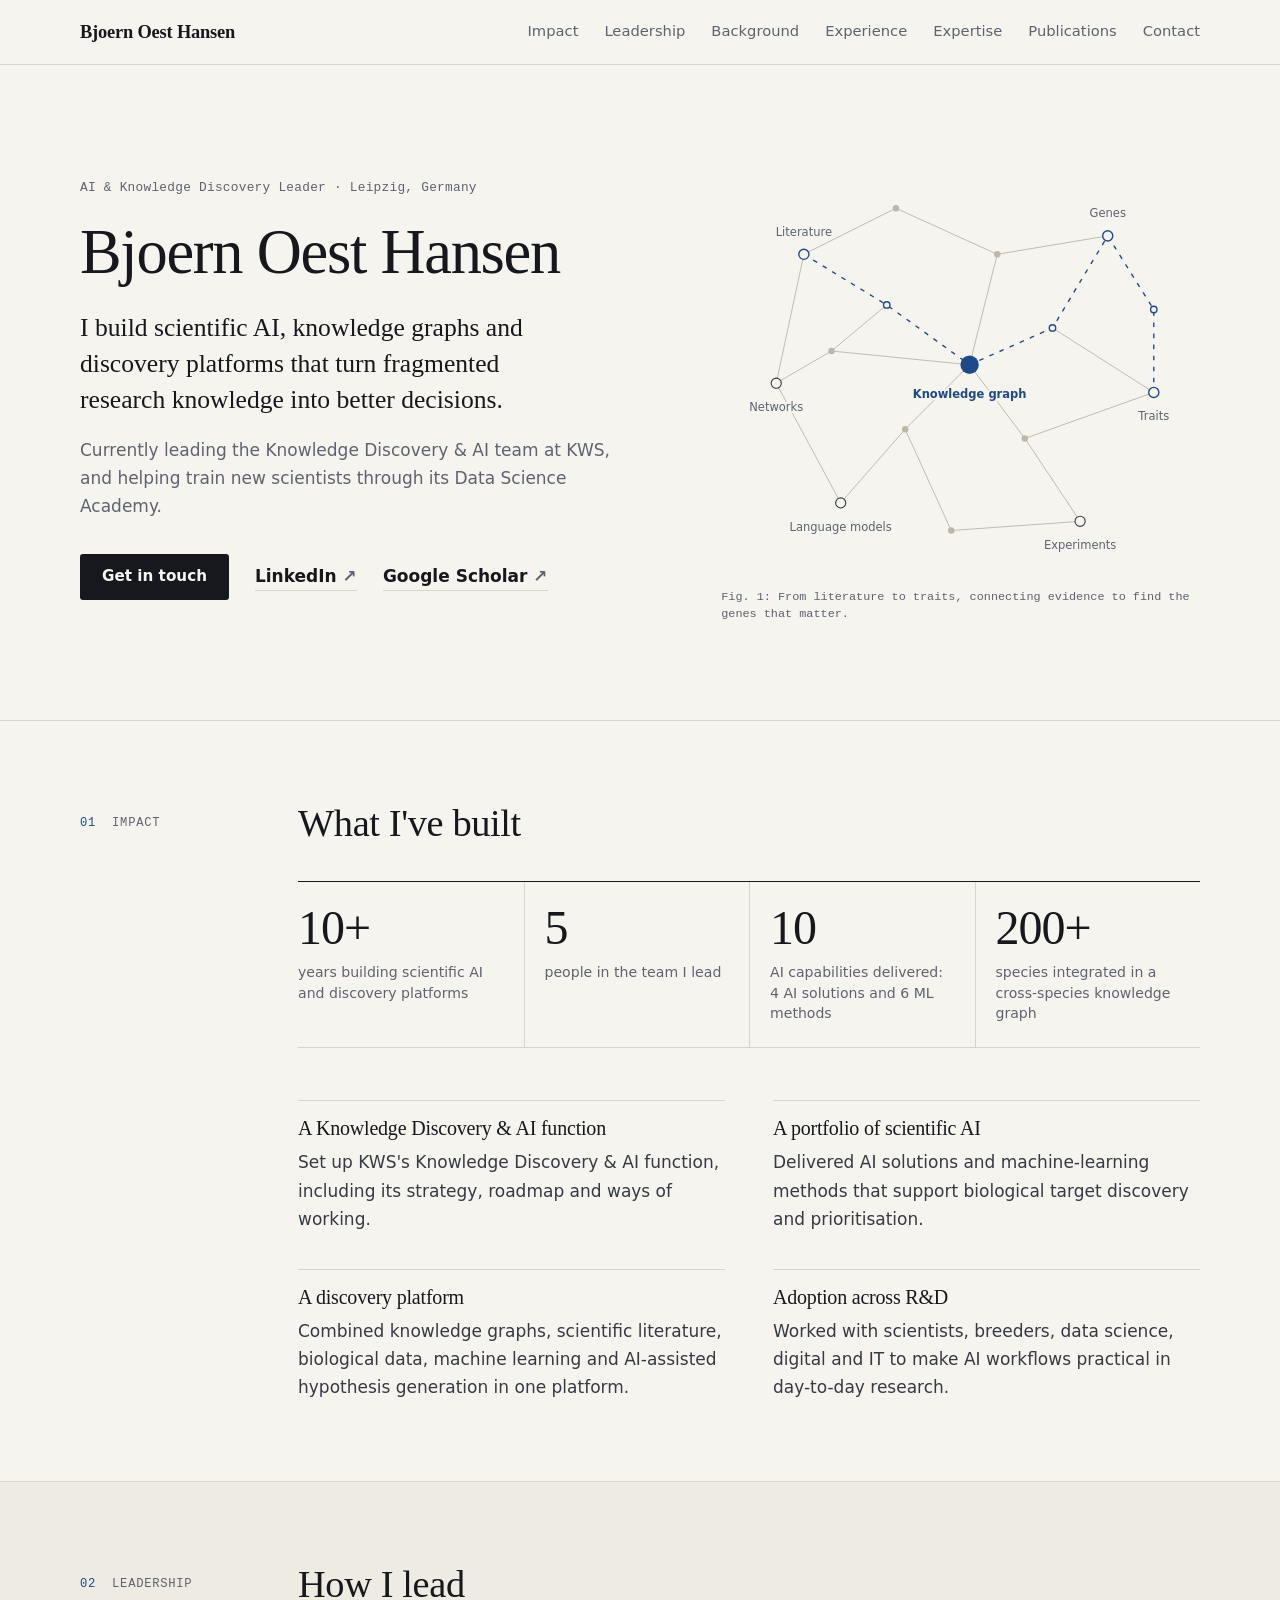
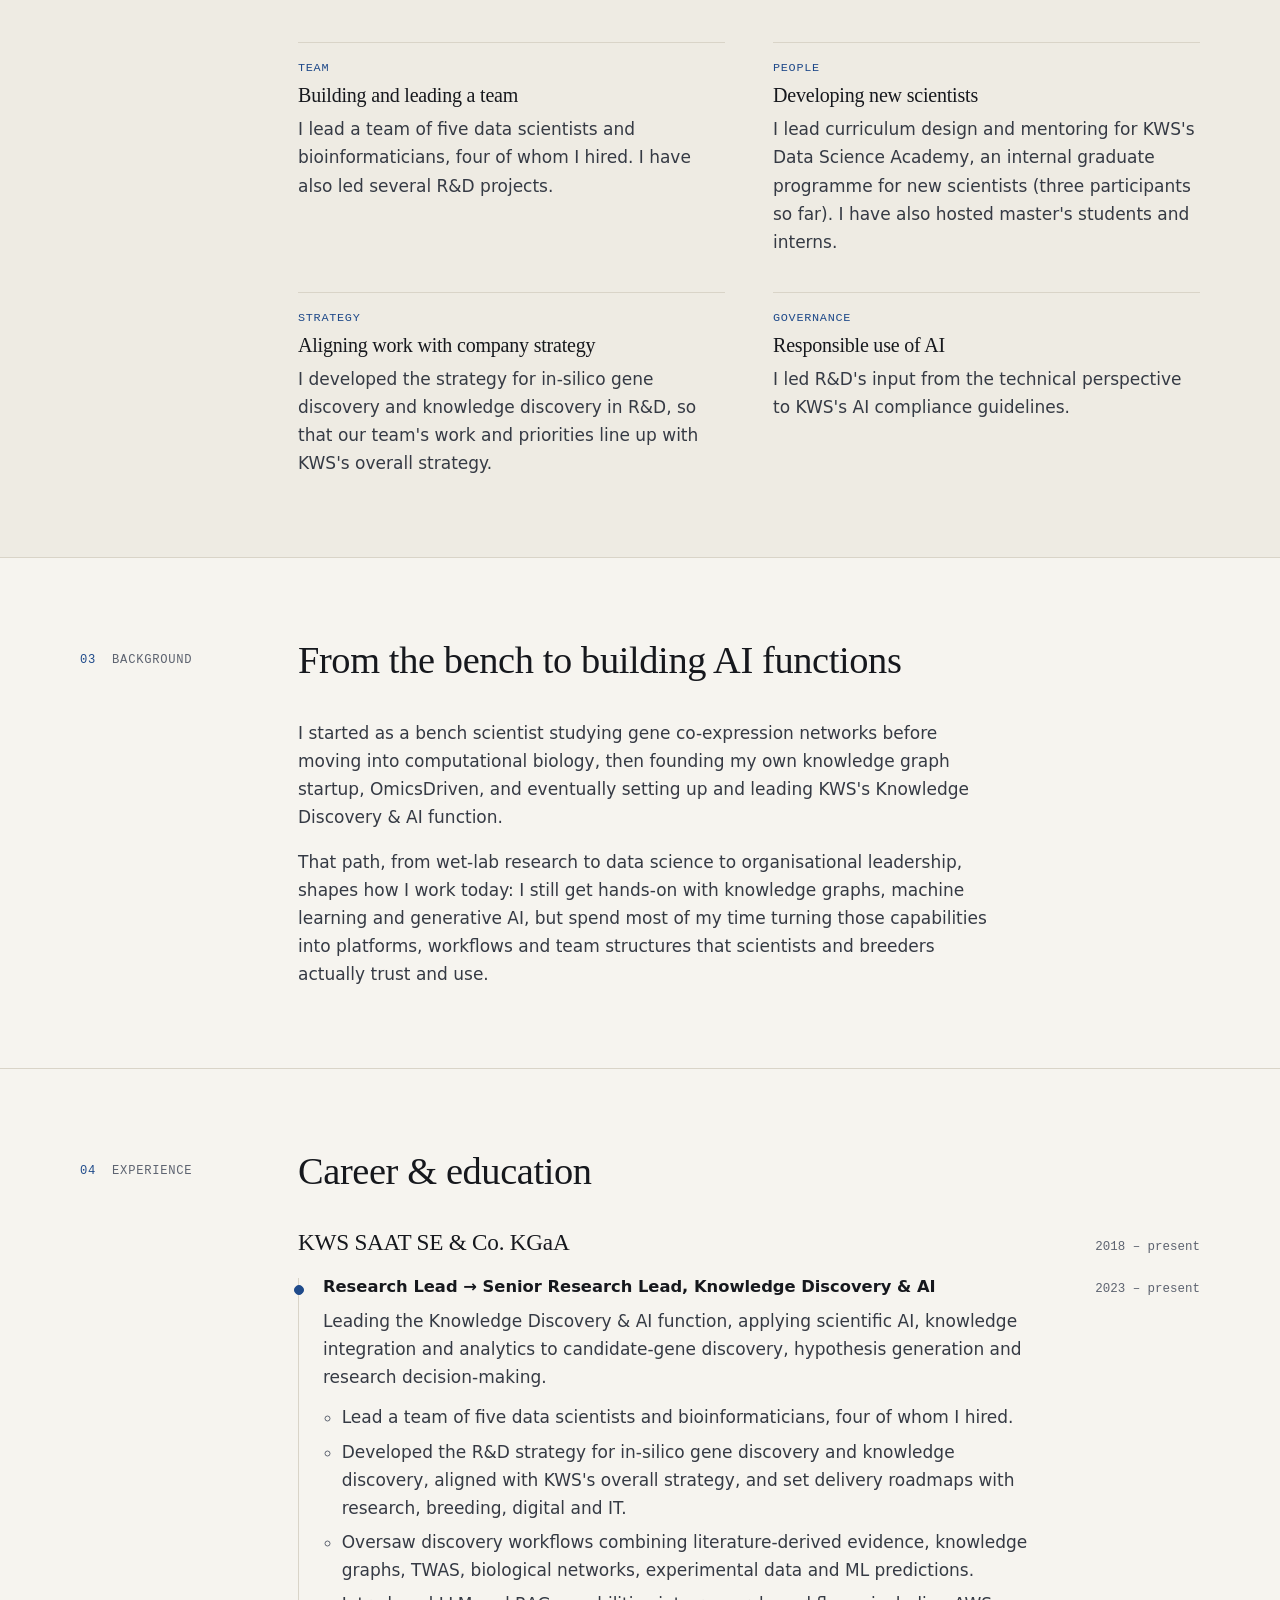
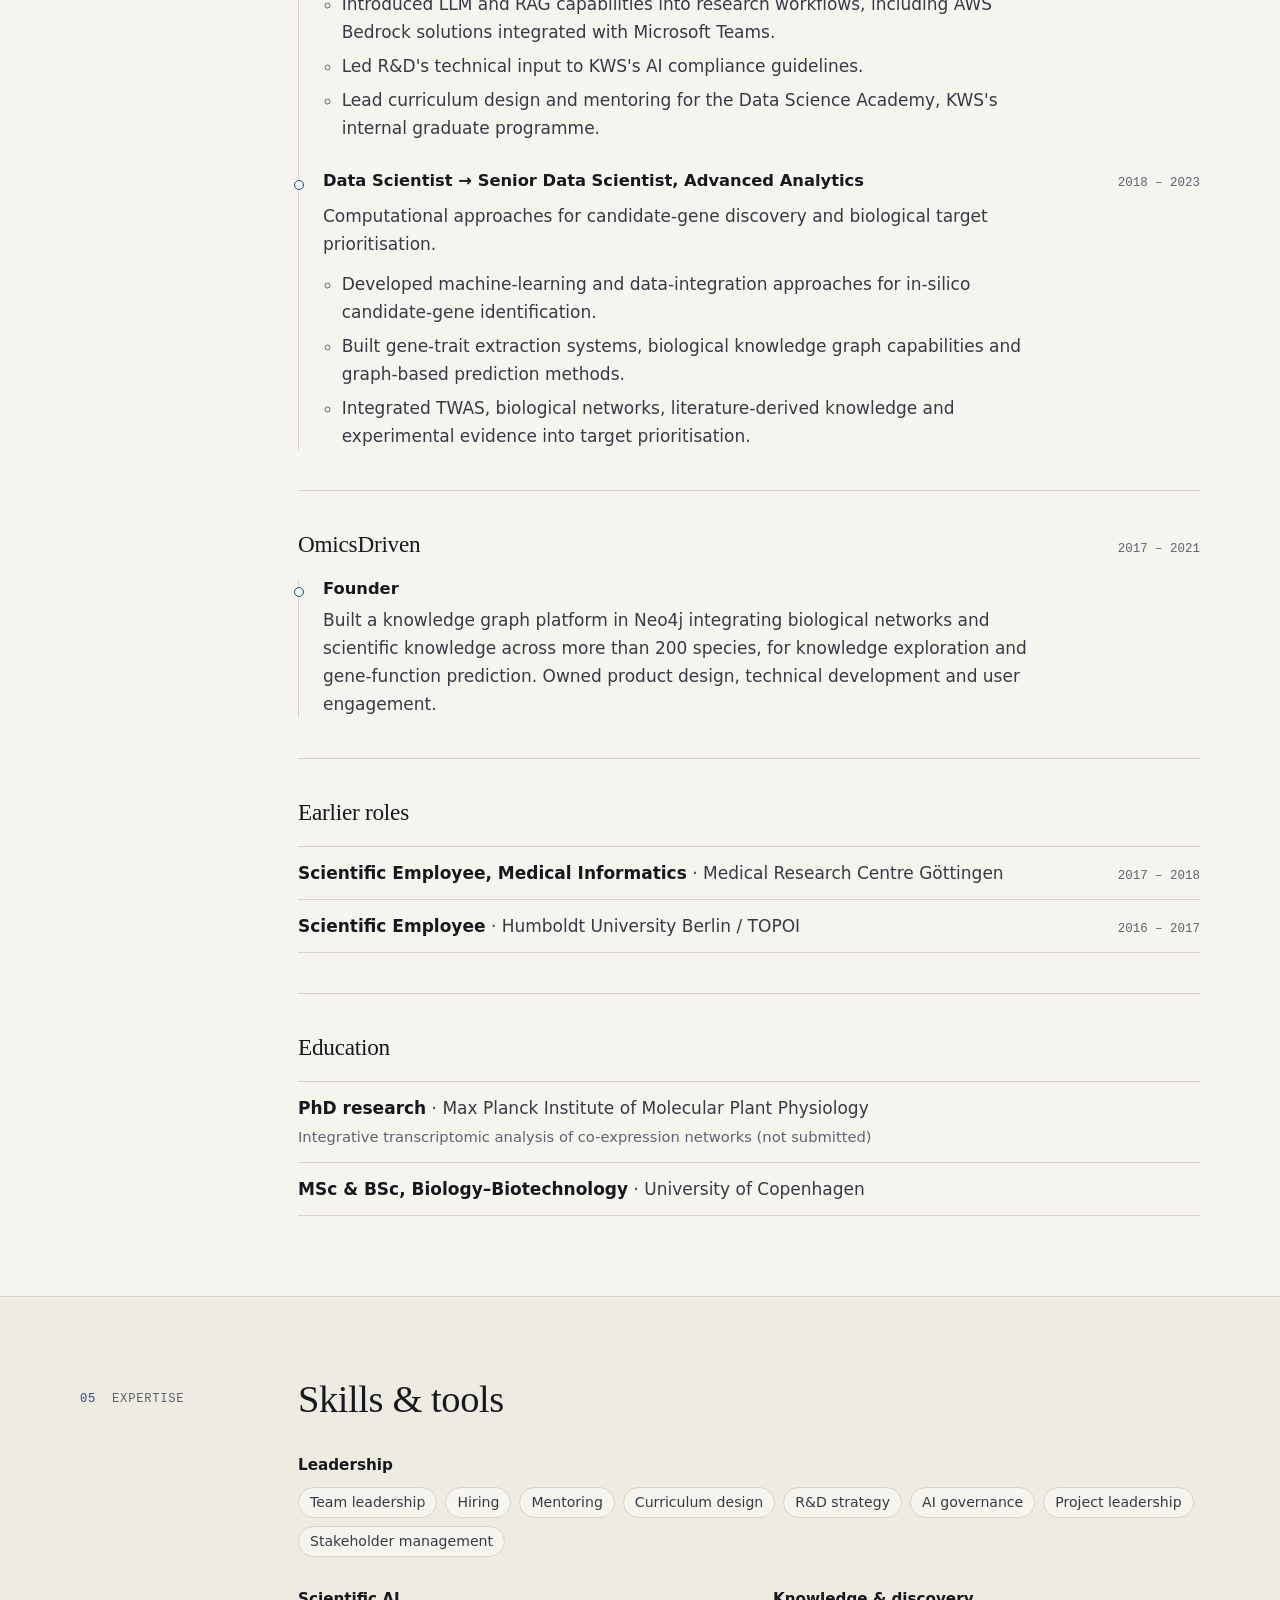
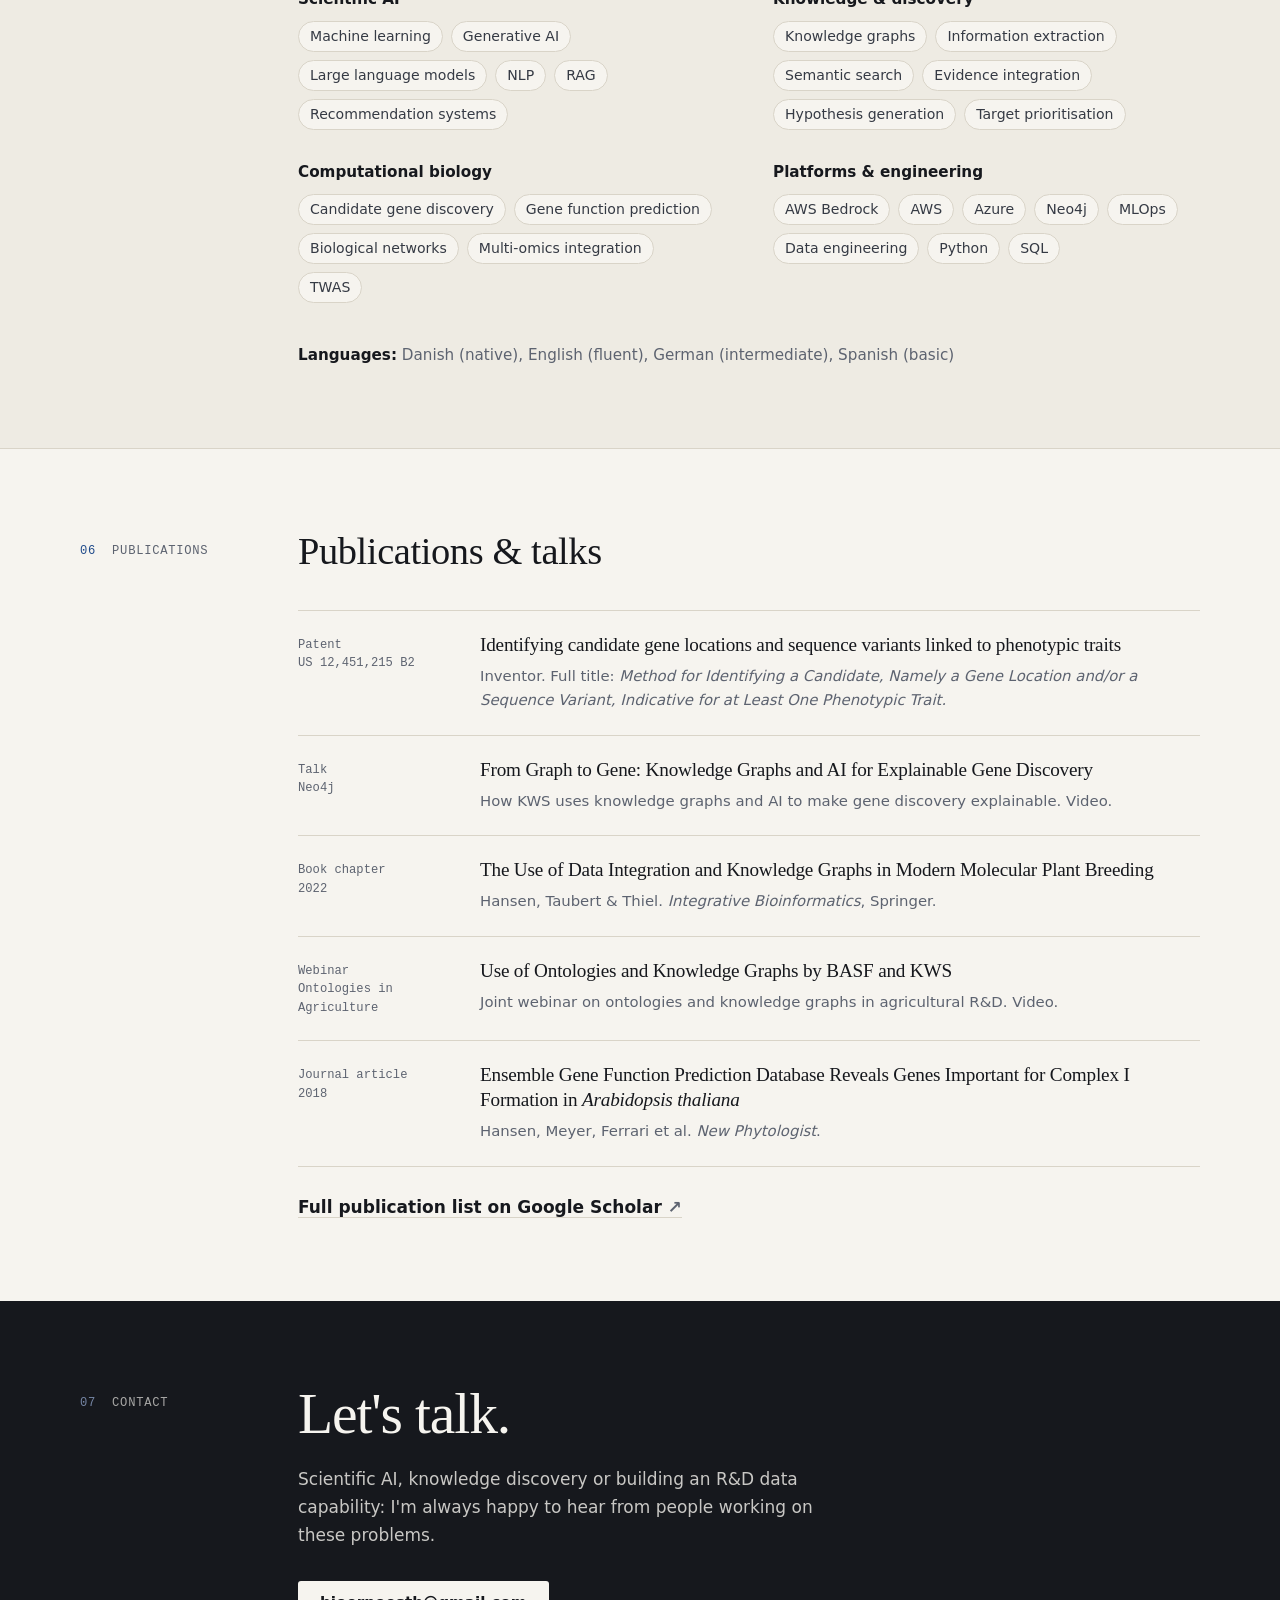
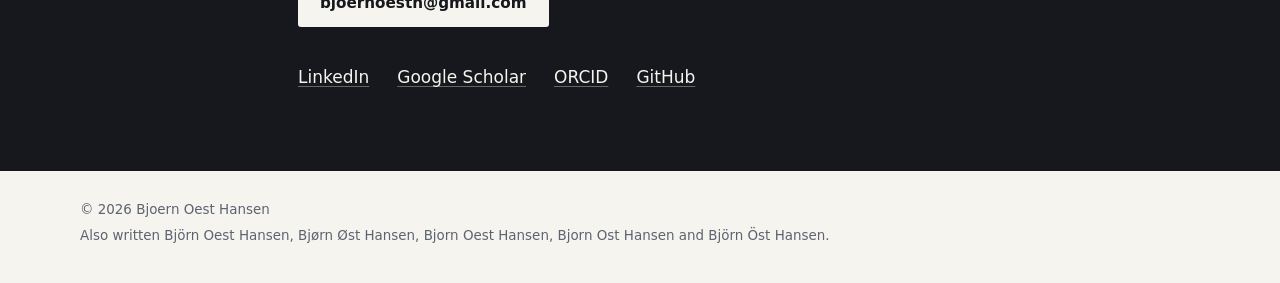
<file: index.html>
<!DOCTYPE html>
<html lang="en">
<head>
  <meta charset="utf-8" />
  <meta name="viewport" content="width=device-width, initial-scale=1" />

  <title>Bjoern Oest Hansen | AI & Knowledge Discovery Leader</title>
  <meta name="description" content="Bjoern Oest Hansen leads a Knowledge Discovery & AI team, building scientific AI, knowledge graphs and discovery platforms for research." />
  <meta name="author" content="Bjoern Oest Hansen" />
  <meta name="keywords" content="Bjoern Oest Hansen, Björn Oest Hansen, Bjørn Øst Hansen, Bjorn Oest Hansen, Bjorn Ost Hansen, Björn Öst Hansen, AI leader, knowledge discovery, knowledge graphs, scientific AI, R&D transformation, discovery platforms, candidate gene discovery, generative AI, large language models, machine learning" />
  <meta name="robots" content="index, follow" />
  <meta name="color-scheme" content="light dark" />
  <meta name="theme-color" content="#f6f4ef" media="(prefers-color-scheme: light)" />
  <meta name="theme-color" content="#12151b" media="(prefers-color-scheme: dark)" />
  <link rel="canonical" href="https://bjoernoest.dk/" />

  <meta property="og:title" content="Bjoern Oest Hansen | AI & Knowledge Discovery Leader" />
  <meta property="og:description" content="Building scientific AI, knowledge graphs and discovery platforms for R&D." />
  <meta property="og:type" content="profile" />
  <meta property="og:url" content="https://bjoernoest.dk/" />
  <meta property="og:image" content="https://bjoernoest.dk/assets/og-image.png" />
  <meta property="og:image:width" content="1200" />
  <meta property="og:image:height" content="630" />
  <meta property="og:image:alt" content="Bjoern Oest Hansen, AI & Knowledge Discovery Leader" />

  <meta name="twitter:card" content="summary_large_image" />
  <meta name="twitter:title" content="Bjoern Oest Hansen | AI & Knowledge Discovery Leader" />
  <meta name="twitter:description" content="Building scientific AI, knowledge graphs and discovery platforms for R&D." />
  <meta name="twitter:image" content="https://bjoernoest.dk/assets/og-image.png" />

  <script type="application/ld+json">
  {
    "@context": "https://schema.org",
    "@type": "Person",
    "name": "Bjoern Oest Hansen",
    "alternateName": [
      "Björn Oest Hansen",
      "Bjørn Øst Hansen",
      "Bjorn Oest Hansen",
      "Bjorn Ost Hansen",
      "Björn Öst Hansen"
    ],
    "jobTitle": "AI & Knowledge Discovery Leader",
    "worksFor": {
      "@type": "Organization",
      "name": "KWS Group"
    },
    "address": {
      "@type": "PostalAddress",
      "addressLocality": "Leipzig",
      "addressCountry": "DE"
    },
    "alumniOf": [
      { "@type": "CollegeOrUniversity", "name": "University of Copenhagen" },
      { "@type": "ResearchOrganization", "name": "Max Planck Institute of Molecular Plant Physiology" }
    ],
    "knowsLanguage": ["da", "en", "de", "es"],
    "url": "https://bjoernoest.dk/",
    "sameAs": [
      "https://www.linkedin.com/in/bjoernoest",
      "https://scholar.google.com/citations?user=ToOD3C0AAAAJ",
      "https://orcid.org/0000-0001-7620-5422",
      "https://github.com/bjoernoest"
    ],
    "knowsAbout": [
      "Artificial Intelligence",
      "Knowledge Graphs",
      "Generative AI",
      "Large Language Models",
      "Retrieval-Augmented Generation",
      "Candidate Gene Discovery",
      "Computational Biology",
      "Machine Learning",
      "R&D Leadership",
      "Talent Development",
      "AI Governance",
      "Scientific Knowledge Extraction"
    ]
  }
  </script>

  <link rel="stylesheet" href="style.css" />
  <link rel="icon" href="assets/favicon.svg" type="image/svg+xml" />
  <link rel="icon" href="assets/favicon.png" type="image/png" />
  <link rel="apple-touch-icon" href="assets/favicon.png" />
</head>

<body>
  <a class="skip-link" href="#main">Skip to content</a>

  <header class="site-header">
    <nav class="nav container" aria-label="Main navigation">
      <a class="brand" href="#top">Bjoern Oest Hansen</a>
      <button class="nav-toggle" type="button" aria-label="Toggle navigation" aria-expanded="false" aria-controls="nav-links">
        <span></span><span></span><span></span>
      </button>
      <div class="nav-links" id="nav-links">
        <a href="#impact">Impact</a>
        <a href="#leadership">Leadership</a>
        <a href="#background">Background</a>
        <a href="#experience">Experience</a>
        <a href="#expertise">Expertise</a>
        <a href="#publications">Publications</a>
        <a href="#contact">Contact</a>
      </div>
    </nav>
  </header>

  <main id="main">
    <section id="top" class="hero">
      <div class="container hero-grid">
        <div class="hero-text">
          <p class="kicker">AI &amp; Knowledge Discovery Leader · Leipzig, Germany</p>
          <h1>Bjoern Oest Hansen</h1>
          <p class="lead">
            I build scientific AI, knowledge graphs and discovery platforms that turn fragmented
            research knowledge into better decisions.
          </p>
          <p class="hero-current">
            Currently leading the Knowledge Discovery &amp; AI team at KWS, and helping train new
            scientists through its Data Science Academy.
          </p>
          <div class="hero-actions">
            <a class="button" href="mailto:bjoernoesth@gmail.com">Get in touch</a>
            <a class="link-out" href="https://www.linkedin.com/in/bjoernoest">LinkedIn</a>
            <a class="link-out" href="https://scholar.google.com/citations?user=ToOD3C0AAAAJ&hl=en">Google Scholar</a>
          </div>
        </div>

        <figure class="hero-figure">
          <svg class="graph" viewBox="0 0 520 460" role="img" aria-labelledby="graph-title">
            <title id="graph-title">A knowledge graph linking literature, genes, traits, experiments, language models and biological networks</title>
            <g class="edges">
              <line x1="270" y1="230" x2="300" y2="110" />
              <line x1="270" y1="230" x2="200" y2="300" />
              <line x1="270" y1="230" x2="330" y2="310" />
              <line x1="90" y1="110" x2="190" y2="60" />
              <line x1="190" y1="60" x2="300" y2="110" />
              <line x1="300" y1="110" x2="420" y2="90" />
              <line x1="360" y1="190" x2="470" y2="260" />
              <line x1="470" y1="260" x2="330" y2="310" />
              <line x1="330" y1="310" x2="390" y2="400" />
              <line x1="390" y1="400" x2="250" y2="410" />
              <line x1="250" y1="410" x2="200" y2="300" />
              <line x1="200" y1="300" x2="130" y2="380" />
              <line x1="130" y1="380" x2="60" y2="250" />
              <line x1="60" y1="250" x2="120" y2="215" />
              <line x1="120" y1="215" x2="270" y2="230" />
              <line x1="120" y1="215" x2="180" y2="165" />
              <line x1="60" y1="250" x2="90" y2="110" />
            </g>
            <path class="route" d="M90 110 L180 165 L270 230 L360 190 L420 90 L470 170 L470 260" />
            <g class="nodes">
              <circle class="node-small" cx="190" cy="60" r="3.5" />
              <circle class="node-small" cx="300" cy="110" r="3.5" />
              <circle class="node-small" cx="200" cy="300" r="3.5" />
              <circle class="node-small" cx="330" cy="310" r="3.5" />
              <circle class="node-small" cx="250" cy="410" r="3.5" />
              <circle class="node-small" cx="120" cy="215" r="3.5" />
              <circle class="node-key" cx="180" cy="165" r="3.5" />
              <circle class="node-key" cx="360" cy="190" r="3.5" />
              <circle class="node-key" cx="470" cy="170" r="3.5" />
              <circle class="node" cx="390" cy="400" r="5.5" />
              <circle class="node" cx="130" cy="380" r="5.5" />
              <circle class="node" cx="60" cy="250" r="5.5" />
              <circle class="node-key" cx="90" cy="110" r="5.5" />
              <circle class="node-key" cx="420" cy="90" r="5.5" />
              <circle class="node-key" cx="470" cy="260" r="5.5" />
              <circle class="pulse" cx="270" cy="230" r="10" />
              <circle class="node-core" cx="270" cy="230" r="10" />
            </g>
            <g class="labels">
              <text x="90" y="90">Literature</text>
              <text x="420" y="70">Genes</text>
              <text x="470" y="290">Traits</text>
              <text x="390" y="430">Experiments</text>
              <text x="130" y="410">Language models</text>
              <text x="60" y="280">Networks</text>
              <text class="label-core" x="270" y="266">Knowledge graph</text>
            </g>
          </svg>
          <figcaption>Fig. 1: From literature to traits, connecting evidence to find the genes that matter.</figcaption>
        </figure>
      </div>
    </section>

    <section id="impact" class="section">
      <div class="container section-grid">
        <p class="section-label"><span class="section-num">01</span> Impact</p>
        <div class="section-body">
          <h2 class="section-title">What I've built</h2>

          <ul class="stats">
            <li><span class="stat-num">10+</span><span class="stat-label">years building scientific AI and discovery platforms</span></li>
            <li><span class="stat-num">5</span><span class="stat-label">people in the team I lead</span></li>
            <li><span class="stat-num">10</span><span class="stat-label">AI capabilities delivered: 4 AI solutions and 6 ML methods</span></li>
            <li><span class="stat-num">200+</span><span class="stat-label">species integrated in a cross-species knowledge graph</span></li>
          </ul>

          <ul class="achievements">
            <li>
              <h3>A Knowledge Discovery &amp; AI function</h3>
              <p>Set up KWS's Knowledge Discovery &amp; AI function, including its strategy, roadmap and ways of working.</p>
            </li>
            <li>
              <h3>A portfolio of scientific AI</h3>
              <p>Delivered AI solutions and machine-learning methods that support biological target discovery and prioritisation.</p>
            </li>
            <li>
              <h3>A discovery platform</h3>
              <p>Combined knowledge graphs, scientific literature, biological data, machine learning and AI-assisted hypothesis generation in one platform.</p>
            </li>
            <li>
              <h3>Adoption across R&amp;D</h3>
              <p>Worked with scientists, breeders, data science, digital and IT to make AI workflows practical in day-to-day research.</p>
            </li>
          </ul>
        </div>
      </div>
    </section>

    <section id="leadership" class="section section-alt">
      <div class="container section-grid">
        <p class="section-label"><span class="section-num">02</span> Leadership</p>
        <div class="section-body">
          <h2 class="section-title">How I lead</h2>
          <ul class="achievements pillars">
            <li>
              <p class="pillar-tag">Team</p>
              <h3>Building and leading a team</h3>
              <p>I lead a team of five data scientists and bioinformaticians, four of whom I hired. I have also led several R&amp;D projects.</p>
            </li>
            <li>
              <p class="pillar-tag">People</p>
              <h3>Developing new scientists</h3>
              <p>I lead curriculum design and mentoring for KWS's Data Science Academy, an internal graduate programme for new scientists (three participants so far). I have also hosted master's students and interns.</p>
            </li>
            <li>
              <p class="pillar-tag">Strategy</p>
              <h3>Aligning work with company strategy</h3>
              <p>I developed the strategy for in-silico gene discovery and knowledge discovery in R&amp;D, so that our team's work and priorities line up with KWS's overall strategy.</p>
            </li>
            <li>
              <p class="pillar-tag">Governance</p>
              <h3>Responsible use of AI</h3>
              <p>I led R&amp;D's input from the technical perspective to KWS's AI compliance guidelines.</p>
            </li>
          </ul>
        </div>
      </div>
    </section>

    <section id="background" class="section">
      <div class="container section-grid">
        <p class="section-label"><span class="section-num">03</span> Background</p>
        <div class="section-body prose">
          <h2 class="section-title">From the bench to building AI functions</h2>
          <p>
            I started as a bench scientist studying gene co-expression networks before moving into
            computational biology, then founding my own knowledge graph startup, OmicsDriven, and
            eventually setting up and leading KWS's Knowledge Discovery &amp; AI function.
          </p>
          <p>
            That path, from wet-lab research to data science to organisational leadership, shapes how
            I work today: I still get hands-on with knowledge graphs, machine learning and generative
            AI, but spend most of my time turning those capabilities into platforms, workflows and team
            structures that scientists and breeders actually trust and use.
          </p>
        </div>
      </div>
    </section>

    <section id="experience" class="section">
      <div class="container section-grid">
        <p class="section-label"><span class="section-num">04</span> Experience</p>
        <div class="section-body">
          <h2 class="section-title">Career &amp; education</h2>

          <article class="org">
            <header class="org-head">
              <h3>KWS SAAT SE &amp; Co. KGaA</h3>
              <span class="dates">2018 – present</span>
            </header>
            <ol class="roles">
              <li class="role current">
                <div class="role-head">
                  <h4>Research Lead → Senior Research Lead, Knowledge Discovery &amp; AI</h4>
                  <span class="dates">2023 – present</span>
                </div>
                <p>Leading the Knowledge Discovery &amp; AI function, applying scientific AI, knowledge integration and analytics to candidate-gene discovery, hypothesis generation and research decision-making.</p>
                <ul>
                  <li>Lead a team of five data scientists and bioinformaticians, four of whom I hired.</li>
                  <li>Developed the R&amp;D strategy for in-silico gene discovery and knowledge discovery, aligned with KWS's overall strategy, and set delivery roadmaps with research, breeding, digital and IT.</li>
                  <li>Oversaw discovery workflows combining literature-derived evidence, knowledge graphs, TWAS, biological networks, experimental data and ML predictions.</li>
                  <li>Introduced LLM and RAG capabilities into research workflows, including AWS Bedrock solutions integrated with Microsoft Teams.</li>
                  <li>Led R&amp;D's technical input to KWS's AI compliance guidelines.</li>
                  <li>Lead curriculum design and mentoring for the Data Science Academy, KWS's internal graduate programme.</li>
                </ul>
              </li>
              <li class="role">
                <div class="role-head">
                  <h4>Data Scientist → Senior Data Scientist, Advanced Analytics</h4>
                  <span class="dates">2018 – 2023</span>
                </div>
                <p>Computational approaches for candidate-gene discovery and biological target prioritisation.</p>
                <ul>
                  <li>Developed machine-learning and data-integration approaches for in-silico candidate-gene identification.</li>
                  <li>Built gene-trait extraction systems, biological knowledge graph capabilities and graph-based prediction methods.</li>
                  <li>Integrated TWAS, biological networks, literature-derived knowledge and experimental evidence into target prioritisation.</li>
                </ul>
              </li>
            </ol>
          </article>

          <article class="org">
            <header class="org-head">
              <h3>OmicsDriven</h3>
              <span class="dates">2017 – 2021</span>
            </header>
            <ol class="roles">
              <li class="role">
                <div class="role-head">
                  <h4>Founder</h4>
                </div>
                <p>Built a knowledge graph platform in Neo4j integrating biological networks and scientific knowledge across more than 200 species, for knowledge exploration and gene-function prediction. Owned product design, technical development and user engagement.</p>
              </li>
            </ol>
          </article>

          <article class="org">
            <header class="org-head">
              <h3>Earlier roles</h3>
            </header>
            <ul class="rows">
              <li>
                <div><strong>Scientific Employee, Medical Informatics</strong> · Medical Research Centre Göttingen</div>
                <span class="dates">2017 – 2018</span>
              </li>
              <li>
                <div><strong>Scientific Employee</strong> · Humboldt University Berlin / TOPOI</div>
                <span class="dates">2016 – 2017</span>
              </li>
            </ul>
          </article>

          <article class="org">
            <header class="org-head">
              <h3>Education</h3>
            </header>
            <ul class="rows">
              <li>
                <div><strong>PhD research</strong> · Max Planck Institute of Molecular Plant Physiology<br /><span class="row-note">Integrative transcriptomic analysis of co-expression networks (not submitted)</span></div>
              </li>
              <li>
                <div><strong>MSc &amp; BSc, Biology–Biotechnology</strong> · University of Copenhagen</div>
              </li>
            </ul>
          </article>
        </div>
      </div>
    </section>

    <section id="expertise" class="section section-alt">
      <div class="container section-grid">
        <p class="section-label"><span class="section-num">05</span> Expertise</p>
        <div class="section-body">
          <h2 class="section-title">Skills &amp; tools</h2>
          <div class="skill-groups">
            <div class="skill-group skill-group-wide">
              <h3>Leadership</h3>
              <ul class="tags">
                <li>Team leadership</li>
                <li>Hiring</li>
                <li>Mentoring</li>
                <li>Curriculum design</li>
                <li>R&amp;D strategy</li>
                <li>AI governance</li>
                <li>Project leadership</li>
                <li>Stakeholder management</li>
              </ul>
            </div>
            <div class="skill-group">
              <h3>Scientific AI</h3>
              <ul class="tags">
                <li>Machine learning</li>
                <li>Generative AI</li>
                <li>Large language models</li>
                <li>NLP</li>
                <li>RAG</li>
                <li>Recommendation systems</li>
              </ul>
            </div>
            <div class="skill-group">
              <h3>Knowledge &amp; discovery</h3>
              <ul class="tags">
                <li>Knowledge graphs</li>
                <li>Information extraction</li>
                <li>Semantic search</li>
                <li>Evidence integration</li>
                <li>Hypothesis generation</li>
                <li>Target prioritisation</li>
              </ul>
            </div>
            <div class="skill-group">
              <h3>Computational biology</h3>
              <ul class="tags">
                <li>Candidate gene discovery</li>
                <li>Gene function prediction</li>
                <li>Biological networks</li>
                <li>Multi-omics integration</li>
                <li>TWAS</li>
              </ul>
            </div>
            <div class="skill-group">
              <h3>Platforms &amp; engineering</h3>
              <ul class="tags">
                <li>AWS Bedrock</li>
                <li>AWS</li>
                <li>Azure</li>
                <li>Neo4j</li>
                <li>MLOps</li>
                <li>Data engineering</li>
                <li>Python</li>
                <li>SQL</li>
              </ul>
            </div>
          </div>
          <p class="languages"><strong>Languages:</strong> Danish (native), English (fluent), German (intermediate), Spanish (basic)</p>
        </div>
      </div>
    </section>

    <section id="publications" class="section">
      <div class="container section-grid">
        <p class="section-label"><span class="section-num">06</span> Publications</p>
        <div class="section-body">
          <h2 class="section-title">Publications &amp; talks</h2>
          <ul class="pubs">
            <li>
              <p class="pub-meta">Patent<br />US 12,451,215 B2</p>
              <div>
                <h3><a href="https://patents.google.com/patent/US12451215B2/en">Identifying candidate gene locations and sequence variants linked to phenotypic traits</a></h3>
                <p class="pub-detail">Inventor. Full title: <em>Method for Identifying a Candidate, Namely a Gene Location and/or a Sequence Variant, Indicative for at Least One Phenotypic Trait.</em></p>
              </div>
            </li>
            <li>
              <p class="pub-meta">Talk<br />Neo4j</p>
              <div>
                <h3><a href="https://www.youtube.com/watch?v=COBAk4dHqVo">From Graph to Gene: Knowledge Graphs and AI for Explainable Gene Discovery</a></h3>
                <p class="pub-detail">How KWS uses knowledge graphs and AI to make gene discovery explainable. Video.</p>
              </div>
            </li>
            <li>
              <p class="pub-meta">Book chapter<br />2022</p>
              <div>
                <h3><a href="https://doi.org/10.1007/978-981-16-6795-4_7">The Use of Data Integration and Knowledge Graphs in Modern Molecular Plant Breeding</a></h3>
                <p class="pub-detail">Hansen, Taubert &amp; Thiel. <em>Integrative Bioinformatics</em>, Springer.</p>
              </div>
            </li>
            <li>
              <p class="pub-meta">Webinar<br />Ontologies in Agriculture</p>
              <div>
                <h3><a href="https://www.youtube.com/watch?v=KEeh4WuSm-4&t=901s">Use of Ontologies and Knowledge Graphs by BASF and KWS</a></h3>
                <p class="pub-detail">Joint webinar on ontologies and knowledge graphs in agricultural R&amp;D. Video.</p>
              </div>
            </li>
            <li>
              <p class="pub-meta">Journal article<br />2018</p>
              <div>
                <h3><a href="https://doi.org/10.1111/nph.14921">Ensemble Gene Function Prediction Database Reveals Genes Important for Complex I Formation in <em>Arabidopsis thaliana</em></a></h3>
                <p class="pub-detail">Hansen, Meyer, Ferrari et al. <em>New Phytologist</em>.</p>
              </div>
            </li>
          </ul>
          <p class="more-link"><a class="link-out" href="https://scholar.google.com/citations?user=ToOD3C0AAAAJ&hl=en">Full publication list on Google Scholar</a></p>
        </div>
      </div>
    </section>

    <section id="contact" class="section section-contact">
      <div class="container section-grid">
        <p class="section-label"><span class="section-num">07</span> Contact</p>
        <div class="section-body">
          <h2 class="contact-title">Let's talk.</h2>
          <p class="contact-text">
            Scientific AI, knowledge discovery or building an R&amp;D data capability: I'm always happy
            to hear from people working on these problems.
          </p>
          <a class="button button-light" href="mailto:bjoernoesth@gmail.com">bjoernoesth@gmail.com</a>
          <ul class="contact-links">
            <li><a href="https://www.linkedin.com/in/bjoernoest">LinkedIn</a></li>
            <li><a href="https://scholar.google.com/citations?user=ToOD3C0AAAAJ&hl=en">Google Scholar</a></li>
            <li><a href="https://orcid.org/0000-0001-7620-5422">ORCID</a></li>
            <li><a href="https://github.com/bjoernoest">GitHub</a></li>
          </ul>
        </div>
      </div>
    </section>
  </main>

  <footer class="footer">
    <div class="container">
      <p>© 2026 Bjoern Oest Hansen</p>
      <p>Also written Björn Oest Hansen, Bjørn Øst Hansen, Bjorn Oest Hansen, Bjorn Ost Hansen and Björn Öst Hansen.</p>
    </div>
  </footer>

  <script>
    (function () {
      var toggle = document.querySelector('.nav-toggle');
      var links = document.getElementById('nav-links');

      function closeMenu() {
        links.classList.remove('open');
        toggle.classList.remove('open');
        toggle.setAttribute('aria-expanded', 'false');
      }

      toggle.addEventListener('click', function () {
        var isOpen = links.classList.toggle('open');
        toggle.classList.toggle('open', isOpen);
        toggle.setAttribute('aria-expanded', String(isOpen));
      });
      links.addEventListener('click', function (e) {
        if (e.target.closest('a')) closeMenu();
      });
      document.addEventListener('keydown', function (e) {
        if (e.key === 'Escape') closeMenu();
      });

      if (!('IntersectionObserver' in window)) return;
      var navLinks = links.querySelectorAll('a');
      var observer = new IntersectionObserver(function (entries) {
        entries.forEach(function (entry) {
          if (!entry.isIntersecting) return;
          navLinks.forEach(function (a) {
            if (a.getAttribute('href') === '#' + entry.target.id) a.setAttribute('aria-current', 'true');
            else a.removeAttribute('aria-current');
          });
        });
      }, { rootMargin: '-40% 0px -55% 0px' });
      document.querySelectorAll('main section[id]').forEach(function (s) { observer.observe(s); });
    })();
  </script>
</body>
</html>
</file>
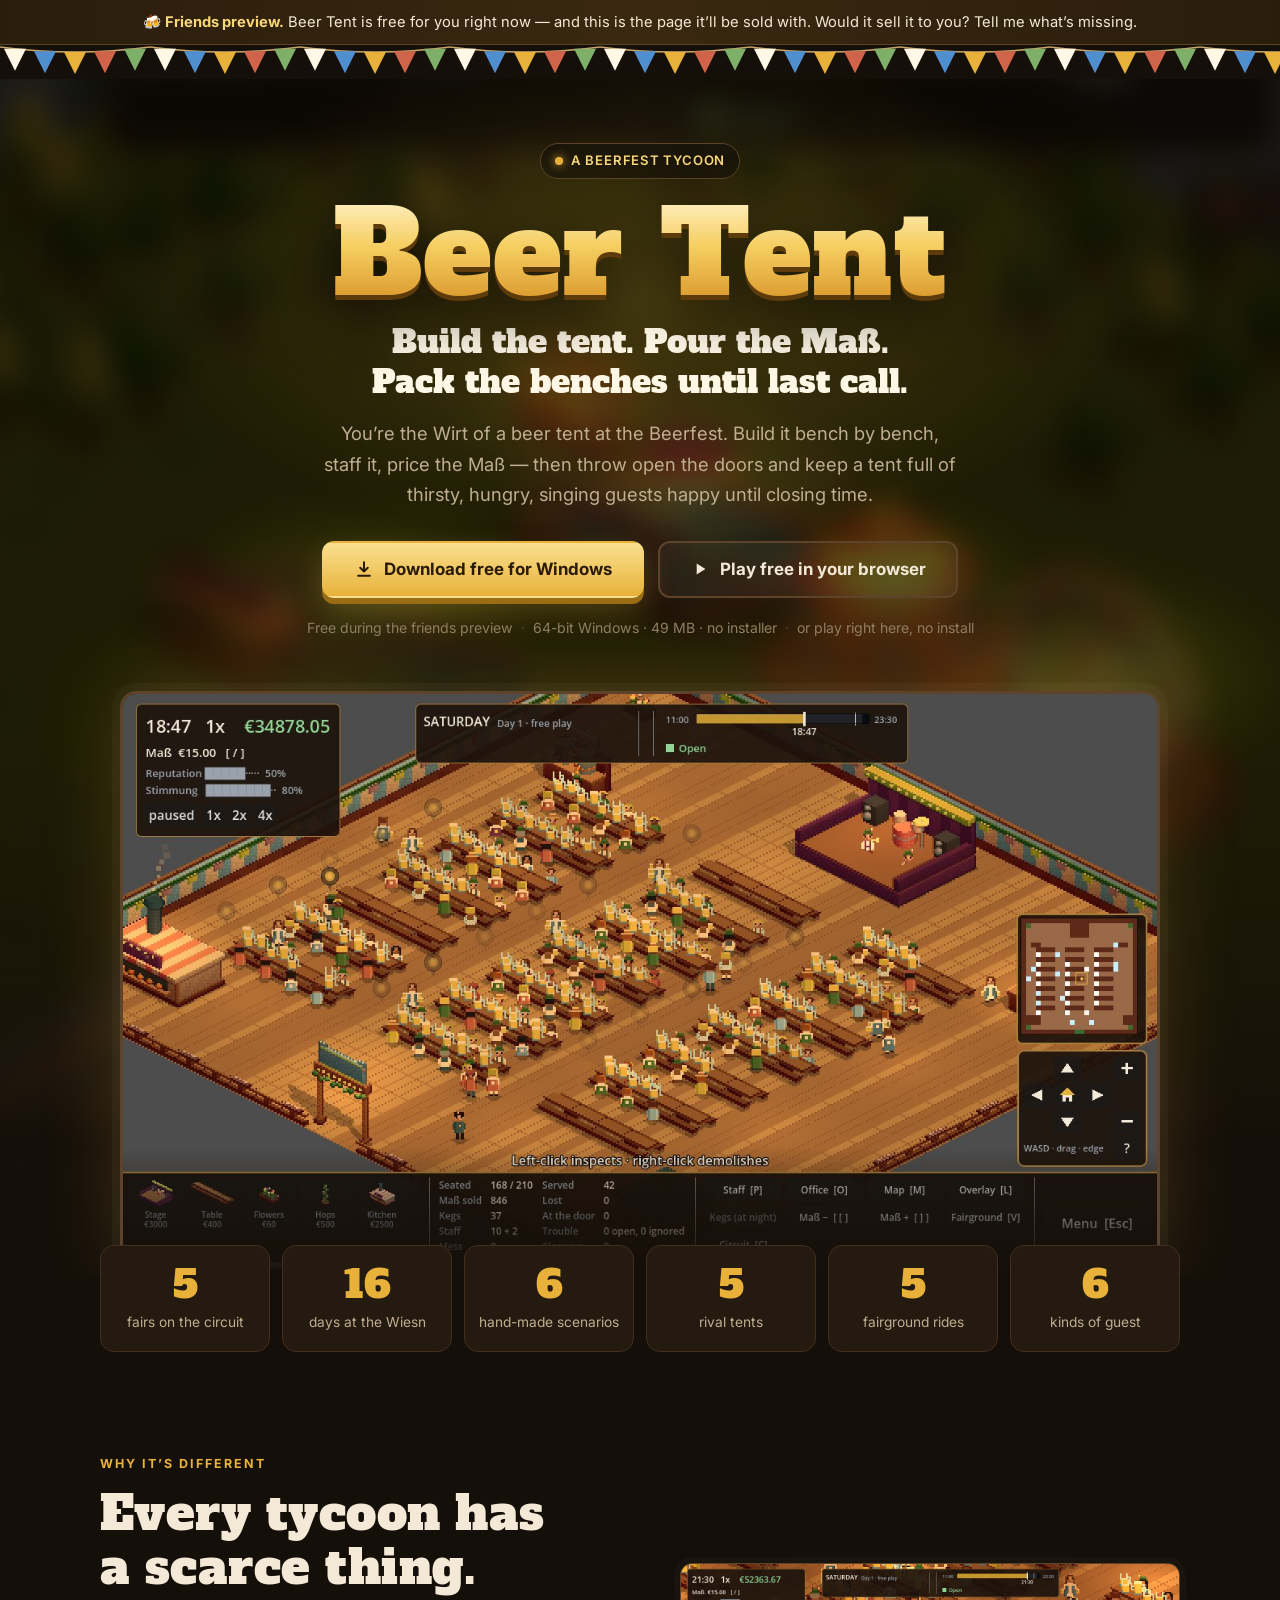
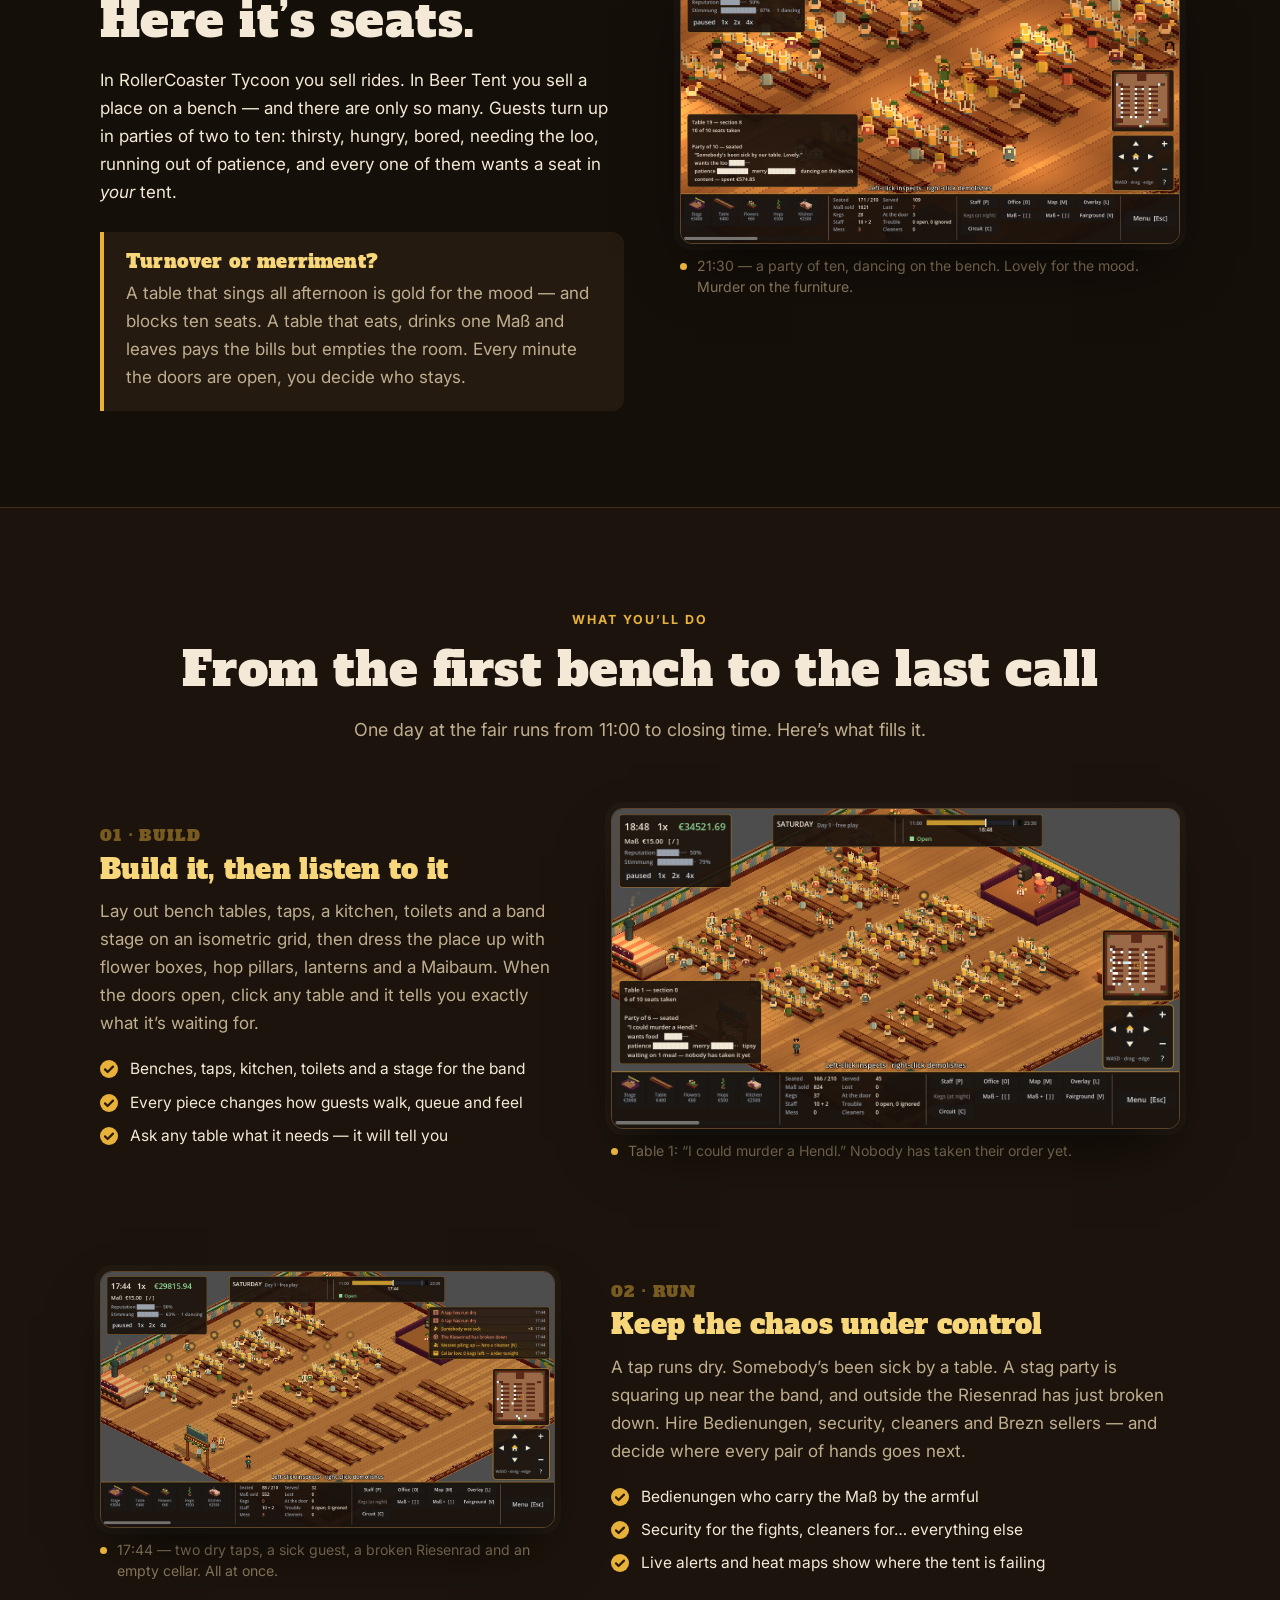
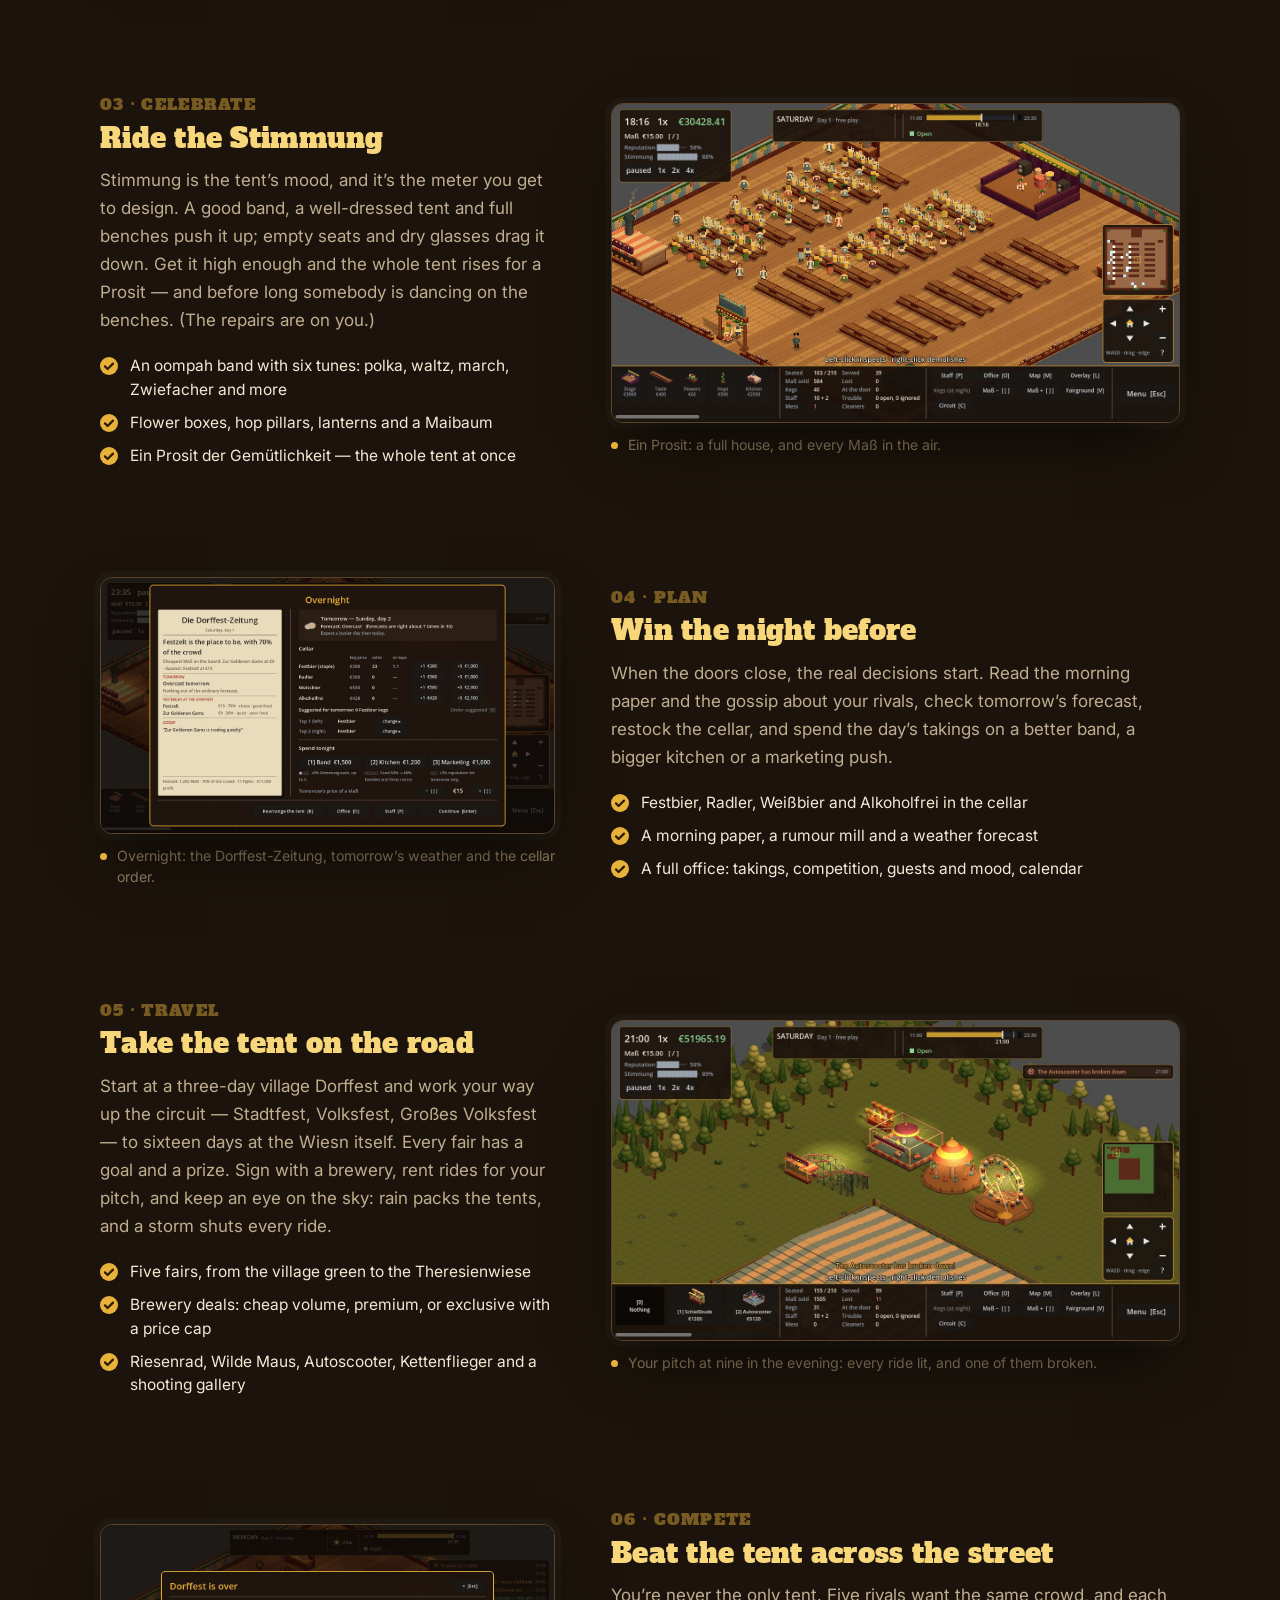
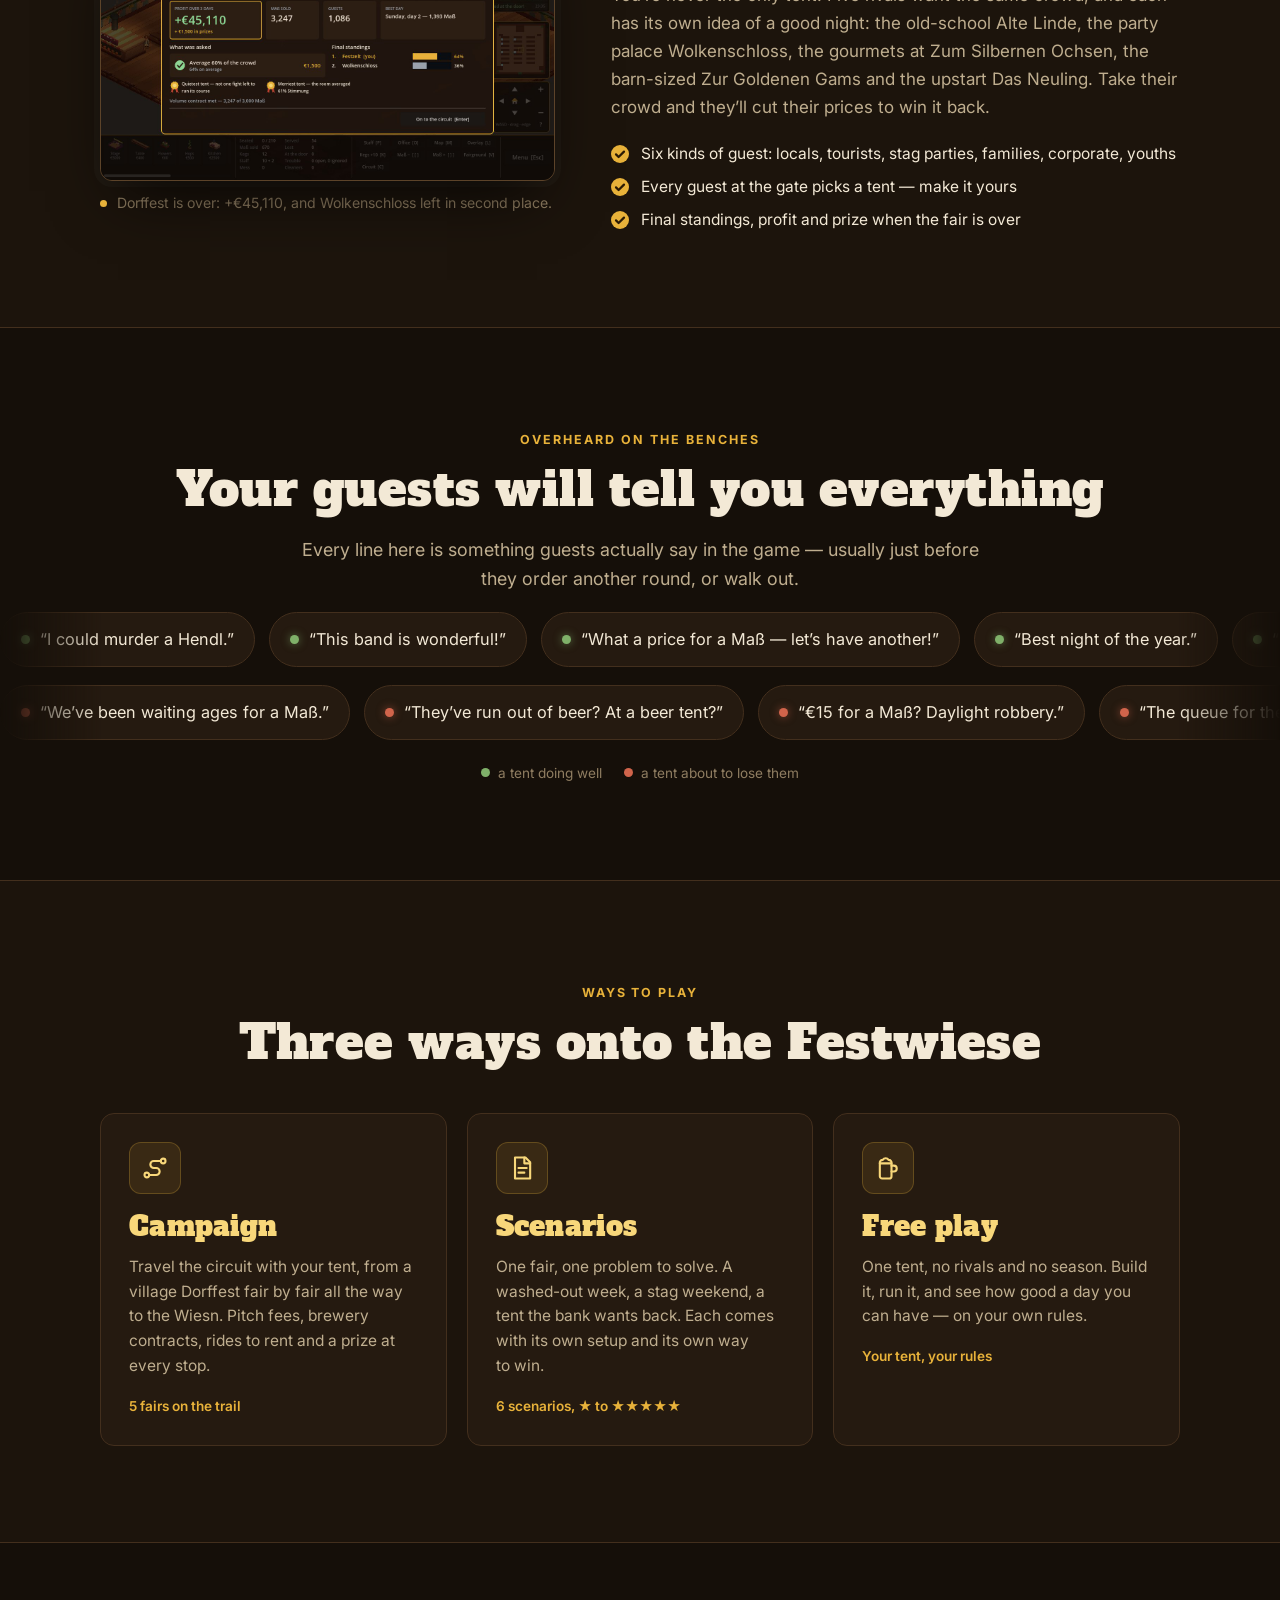
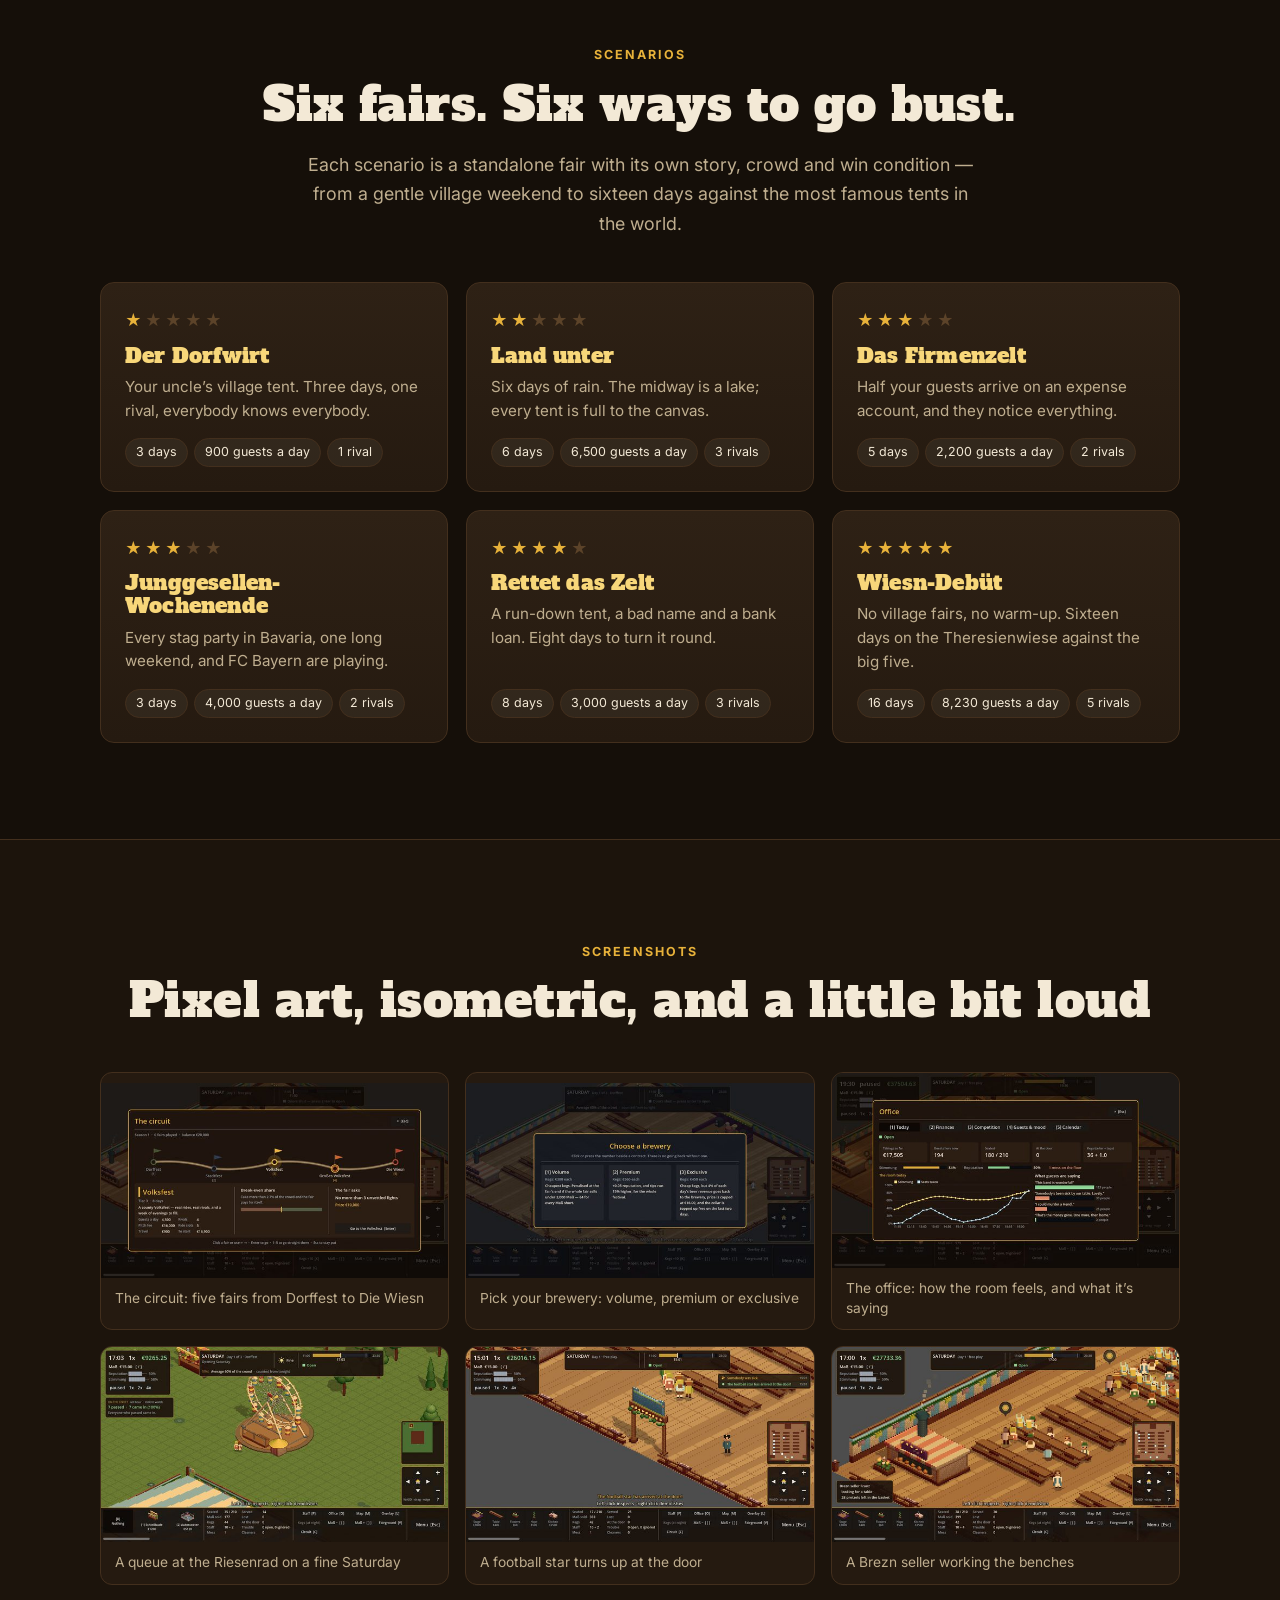
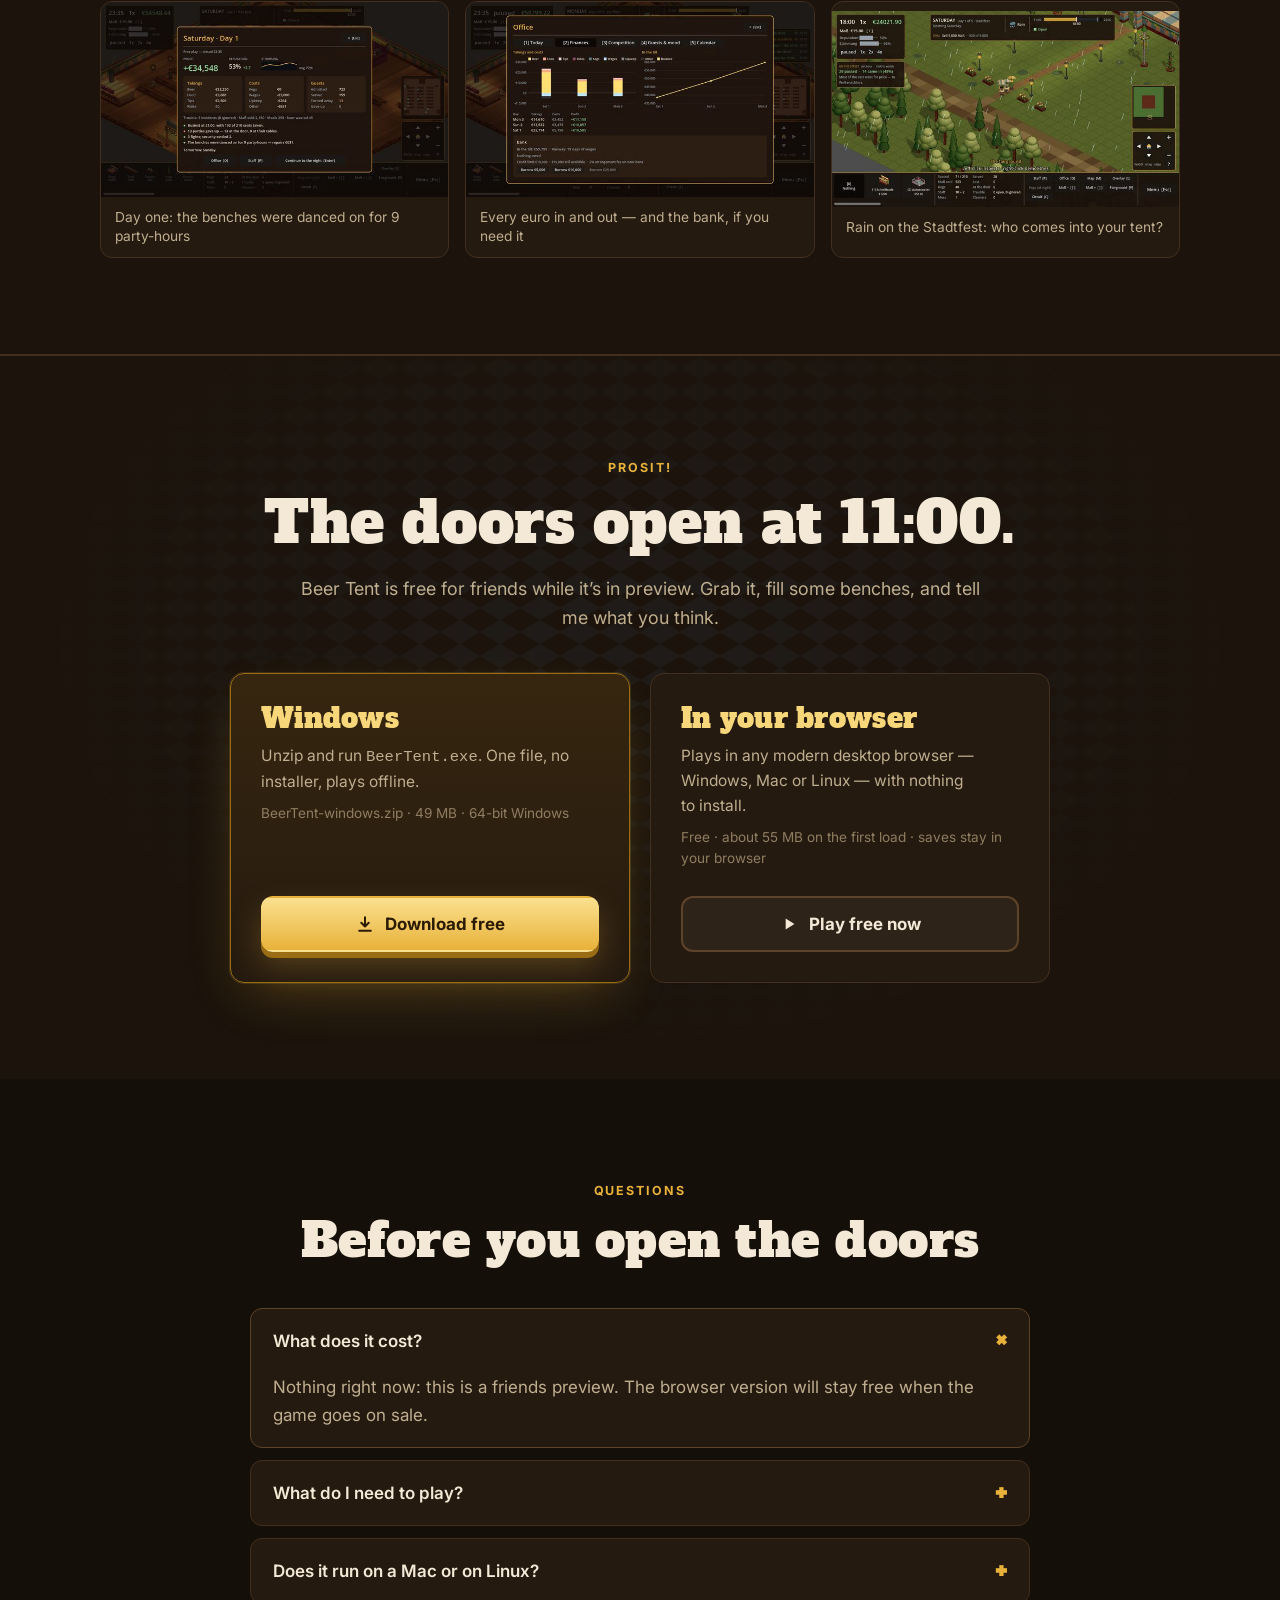
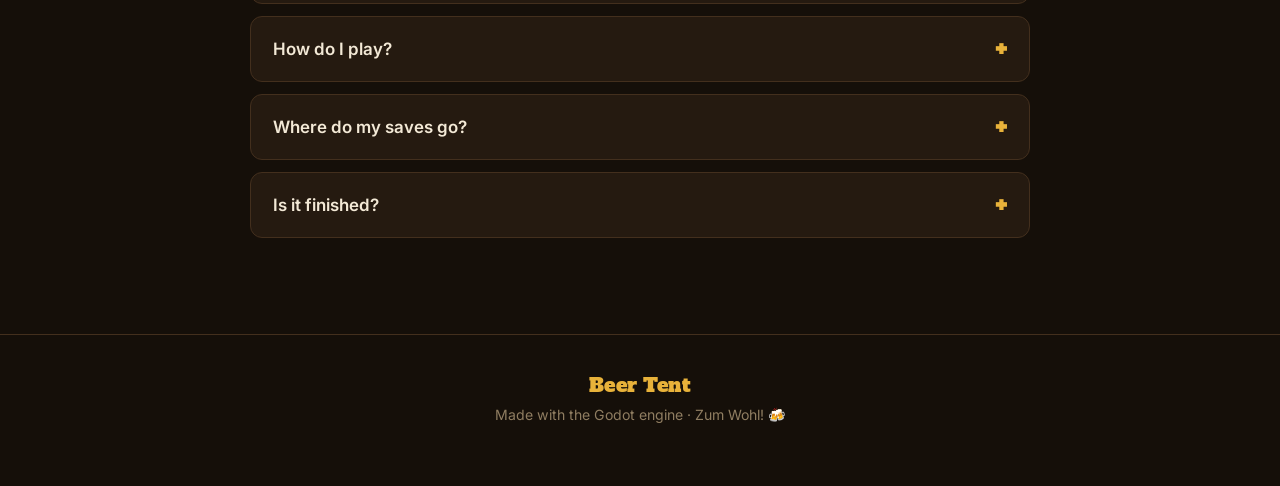
<file: beertent/index.html>
<!doctype html>
<html lang="en">
<head>
<meta charset="utf-8">
<meta name="viewport" content="width=device-width, initial-scale=1">
<title>Beer Tent — run the loudest tent at the Beerfest</title>
<meta name="description" content="Beer Tent is an isometric Beerfest tycoon game. Build your tent, pour the Maß, keep the band playing and pack the benches until last call.">
<meta name="theme-color" content="#150f09">
<!-- Absolute image URL so link previews in chats work -->
<meta property="og:type" content="website">
<meta property="og:title" content="Beer Tent — run the loudest tent at the Beerfest">
<meta property="og:description" content="Build the tent. Pour the Maß. Pack the benches until last call. An isometric Beerfest tycoon game.">
<meta property="og:image" content="https://bjoernoest.dk/beertent/img/og.jpg">
<meta name="twitter:card" content="summary_large_image">
<link rel="icon" href="img/icon.svg">
<link rel="preconnect" href="https://fonts.googleapis.com">
<link rel="preconnect" href="https://fonts.gstatic.com" crossorigin>
<link href="https://fonts.googleapis.com/css2?family=Alfa+Slab+One&family=Inter:wght@400;500;600;700&display=swap" rel="stylesheet">
<script>
/* ── Page switches: the only two things to edit ──────────────────────────
   SALE      null while Beer Tent is a friends preview: free download, preview
             ribbon on top. When it goes on sale, point it at the store page:
               const SALE = { url: "https://you.itch.io/beer-tent" };
             Add  price: "€9.99"  only if the buttons should show one.
             The free browser version stays either way, and .gitlab-ci.yml
             stops publishing the free zip as soon as SALE is not null.
   FEEDBACK  where the ribbon's "Tell me what's missing" links to: a form, a
             mailto: or a chat invite. Empty leaves it as plain text.
   ───────────────────────────────────────────────────────────────────────── */
const SALE = null;
const FEEDBACK = "";
if (SALE) document.documentElement.classList.add("on-sale");
</script>
<style>
:root{
  --bg:#150f09; --bg2:#1c140c; --panel:#251a10; --panel2:#2e2115;
  --line:#432f1d; --line2:#5c4329;
  --text:#f3e9d6; --muted:#bfae8f; --dim:#8f7d61;
  --gold:#e8b23a; --gold2:#f8d77a; --gold-deep:#9a6d14; --foam:#fff8e7;
  --blue:#4f8fd0; --red:#d0644b; --green:#7fb069;
  --radius:14px;
}
*{box-sizing:border-box;margin:0;padding:0}
html{scroll-behavior:smooth}
body{background:var(--bg);color:var(--text);font:17px/1.65 Inter,system-ui,sans-serif;-webkit-font-smoothing:antialiased;overflow-x:hidden}
img{max-width:100%;height:auto;display:block}
a{color:var(--gold2)}
:focus-visible{outline:3px solid var(--gold2);outline-offset:3px;border-radius:6px}
.wrap{max-width:1120px;margin:0 auto;padding:0 20px}
h1,h2,h3,.slab{font-family:"Alfa Slab One",Georgia,serif;font-weight:400;line-height:1.12;letter-spacing:.01em}
h2{font-size:clamp(2rem,4.4vw,3rem);margin-bottom:18px;text-wrap:balance}
h3{font-size:clamp(1.35rem,2.4vw,1.7rem);color:var(--gold2);margin-bottom:12px;text-wrap:balance}
p{text-wrap:pretty}
.kicker{display:inline-block;color:var(--gold);font-weight:700;letter-spacing:.16em;text-transform:uppercase;font-size:.78rem;margin-bottom:12px}
.lead{color:var(--muted);font-size:1.12rem;max-width:680px}
.center{text-align:center}.center .lead{margin-inline:auto}
section{padding:96px 0;position:relative}
section.alt{background:var(--bg2);border-block:1px solid var(--line)}

/* preview / sale switch */
html:not(.on-sale) [data-sale]{display:none!important}
html.on-sale [data-preview]{display:none!important}

/* ribbon */
.ribbon{background:linear-gradient(90deg,#2a1d0c,#3a2810,#2a1d0c);border-bottom:1px solid var(--line2);color:var(--text);font-size:.92rem;padding:10px 20px;text-align:center}
.ribbon b{color:var(--gold2)}
.ribbon a{font-weight:600}
.ribbon [data-feedback]:not([hidden]) + .fb-fallback{display:none}

/* bunting */
.bunting{height:34px;background:url("data:image/svg+xml,%3Csvg xmlns='http://www.w3.org/2000/svg' width='150' height='34' viewBox='0 0 150 34'%3E%3Cpath d='M0 2Q75 12 150 2' fill='none' stroke='%23c9a46a' stroke-width='1.5'/%3E%3Cpath d='M4 3.8h22l-11 22z' fill='%23fff8e7'/%3E%3Cpath d='M34 6.2h22l-11 22z' fill='%234f8fd0'/%3E%3Cpath d='M64 7h22l-11 22z' fill='%23e8b23a'/%3E%3Cpath d='M94 6.2h22l-11 22z' fill='%23d0644b'/%3E%3Cpath d='M124 3.8h22l-11 22z' fill='%237fb069'/%3E%3C/svg%3E") repeat-x;position:relative;z-index:2}

/* buttons */
.btns{display:flex;gap:14px;flex-wrap:wrap;justify-content:center}
.btn{display:inline-flex;align-items:center;justify-content:center;gap:10px;padding:16px 30px;border-radius:12px;font-weight:700;text-decoration:none;font-size:1.06rem;line-height:1.2;
  transition:transform .15s,box-shadow .15s,border-color .15s,background .15s;border:2px solid transparent;cursor:pointer}
.btn svg{width:20px;height:20px;flex:none}
.btn:hover{transform:translateY(-2px)}
.btn:active{transform:translateY(1px)}
.btn.primary{background:linear-gradient(#fbe08f,var(--gold));color:#2b1b05;box-shadow:0 6px 0 var(--gold-deep),0 14px 30px rgba(232,178,58,.25)}
.btn.primary:hover{box-shadow:0 8px 0 var(--gold-deep),0 18px 36px rgba(232,178,58,.32)}
.btn.primary:active{box-shadow:0 3px 0 var(--gold-deep),0 8px 18px rgba(232,178,58,.2)}
.btn.ghost{border-color:var(--line2);color:var(--text);background:rgba(255,248,231,.04)}
.btn.ghost:hover{border-color:var(--gold);background:rgba(232,178,58,.08)}
.btn.small{padding:10px 18px;font-size:.92rem;border-radius:10px}
.btn.primary.small{box-shadow:0 4px 0 var(--gold-deep)}

/* hero */
.hero{position:relative;overflow:hidden;padding:64px 0 0;text-align:center;isolation:isolate}
.hero-bg{position:absolute;inset:-40px;z-index:-2;background:url(img/fairground.jpg) center/cover;filter:blur(14px) brightness(.32) saturate(1.3);transform:scale(1.08)}
.hero::before{content:"";position:absolute;inset:0;z-index:-1;background:
  radial-gradient(700px 360px at 50% 18%,rgba(232,178,58,.20),transparent 70%),
  linear-gradient(to bottom,transparent 55%,var(--bg) 92%)}
.badge{display:inline-flex;align-items:center;gap:8px;padding:6px 14px;border:1px solid var(--line2);border-radius:999px;background:rgba(21,15,9,.6);color:var(--gold2);font-size:.82rem;font-weight:600;letter-spacing:.06em;text-transform:uppercase}
.badge i{width:8px;height:8px;border-radius:50%;background:var(--gold);box-shadow:0 0 10px var(--gold)}
.logo{font-size:clamp(3.6rem,11vw,7.2rem);margin:18px 0 6px;line-height:1;
  background:linear-gradient(180deg,#fff1c4 0%,#f6cf63 42%,#d68f22 100%);-webkit-background-clip:text;background-clip:text;color:transparent;
  filter:drop-shadow(0 5px 0 #5e3b0b) drop-shadow(0 18px 30px rgba(0,0,0,.55))}
.headline{font-family:"Alfa Slab One",Georgia,serif;font-size:clamp(1.35rem,3vw,2rem);line-height:1.25;color:var(--foam);margin:10px auto 16px;max-width:760px;text-wrap:balance}
.sub{color:var(--muted);font-size:clamp(1.02rem,1.8vw,1.15rem);max-width:640px;margin:0 auto 32px}
.meta{color:var(--dim);font-size:.88rem;margin-top:18px}
.meta span+span::before{content:"·";margin:0 8px;color:var(--line2)}
.hero-shot{position:relative;margin:52px auto 0;max-width:1040px;border-radius:16px 16px 0 0;overflow:hidden;border:3px solid var(--line2);border-bottom:0;
  box-shadow:0 -12px 80px rgba(232,178,58,.20),0 0 0 8px rgba(255,248,231,.03)}
.hero-shot::after{content:"";position:absolute;inset:auto 0 0 0;height:22%;background:linear-gradient(transparent,var(--bg))}

/* numbers */
.numbers{display:grid;grid-template-columns:repeat(6,1fr);gap:12px;margin-top:-30px;position:relative;z-index:2}
.num{background:var(--panel);border:1px solid var(--line);border-radius:var(--radius);padding:20px 14px;text-align:center}
.num b{display:block;font-family:"Alfa Slab One",Georgia,serif;font-weight:400;font-size:2.4rem;line-height:1;color:var(--gold)}
.num span{display:block;color:var(--muted);font-size:.86rem;margin-top:8px;line-height:1.35}

/* pitch */
.two{display:grid;grid-template-columns:1.05fr 1fr;gap:56px;align-items:center}
.two p+p{margin-top:16px}
.callout{margin-top:26px;padding:20px 22px;border-radius:0 12px 12px 0;border-left:4px solid var(--gold);background:var(--panel)}
.callout .slab{color:var(--gold2);font-size:1.15rem;display:block;margin-bottom:6px}
.callout p{color:var(--muted)}

/* screenshots */
.shot{position:relative;border-radius:12px;overflow:hidden;border:1px solid var(--line2);background:var(--panel);
  box-shadow:0 28px 60px -18px rgba(0,0,0,.75),0 0 0 6px rgba(255,248,231,.025)}
figure figcaption{display:flex;gap:10px;align-items:baseline;color:var(--dim);font-size:.88rem;margin-top:12px;line-height:1.45}
figure figcaption::before{content:"";flex:none;width:7px;height:7px;border-radius:50%;background:var(--gold);transform:translateY(-1px)}

/* features */
.features{display:grid;gap:110px;margin-top:64px}
.feature{display:grid;grid-template-columns:1fr 1.25fr;gap:56px;align-items:center}
.feature:nth-child(even) .feature-text{order:2}
.feature .step{font-family:"Alfa Slab One",Georgia,serif;color:var(--gold);opacity:.45;font-size:1rem;letter-spacing:.08em;margin-bottom:6px}
.feature p{color:var(--muted)}
.ticks{list-style:none;margin-top:20px;display:grid;gap:10px}
.ticks li{position:relative;padding-left:30px;color:var(--text);font-size:.97rem;line-height:1.5}
.ticks li::before{content:"";position:absolute;left:0;top:3px;width:18px;height:18px;border-radius:50%;
  background:var(--gold) url("data:image/svg+xml,%3Csvg xmlns='http://www.w3.org/2000/svg' viewBox='0 0 18 18'%3E%3Cpath d='M5 9.4l2.6 2.6L13 6.6' fill='none' stroke='%232b1b05' stroke-width='2.2' stroke-linecap='round' stroke-linejoin='round'/%3E%3C/svg%3E") center/18px no-repeat}

/* overheard */
.overheard{overflow:hidden}
.marquee{--gap:14px;display:flex;overflow:hidden;margin-top:18px;mask-image:linear-gradient(90deg,transparent,#000 8%,#000 92%,transparent);-webkit-mask-image:linear-gradient(90deg,transparent,#000 8%,#000 92%,transparent)}
.marquee:first-of-type{margin-top:44px}
.track{display:flex;gap:var(--gap);padding-right:var(--gap);flex:none;animation:slide 60s linear infinite}
.marquee.reverse .track{animation-direction:reverse;animation-duration:70s}
.marquee:hover .track{animation-play-state:paused}
@keyframes slide{to{transform:translateX(-100%)}}
.quote{flex:none;display:flex;align-items:center;gap:10px;padding:13px 20px;border-radius:999px;background:var(--panel);border:1px solid var(--line);white-space:nowrap;font-size:1.02rem}
.quote::before{content:"";width:9px;height:9px;border-radius:50%;flex:none}
.happy .quote::before{background:var(--green);box-shadow:0 0 8px rgba(127,176,105,.6)}
.grumpy .quote::before{background:var(--red);box-shadow:0 0 8px rgba(208,100,75,.6)}
.legend{display:flex;gap:22px;justify-content:center;flex-wrap:wrap;margin-top:22px;color:var(--dim);font-size:.85rem}
.legend span{display:inline-flex;align-items:center;gap:8px}
.legend span::before{content:"";width:9px;height:9px;border-radius:50%}
.legend .g::before{background:var(--green)}.legend .r::before{background:var(--red)}

/* modes */
.cards{display:grid;grid-template-columns:repeat(3,1fr);gap:20px;margin-top:44px}
.card{background:var(--panel);border:1px solid var(--line);border-radius:var(--radius);padding:28px;transition:border-color .2s,transform .2s}
.card:hover{border-color:var(--gold-deep);transform:translateY(-3px)}
.card .ico{width:52px;height:52px;border-radius:12px;display:grid;place-items:center;background:rgba(232,178,58,.1);border:1px solid rgba(232,178,58,.25);margin-bottom:18px}
.card .ico svg{width:28px;height:28px;stroke:var(--gold2);fill:none;stroke-width:1.8;stroke-linecap:round;stroke-linejoin:round}
.card p{color:var(--muted);font-size:.97rem;line-height:1.6}
.card .foot{margin-top:16px;color:var(--gold);font-size:.85rem;font-weight:600}

/* scenarios */
.scenarios{display:grid;grid-template-columns:repeat(3,1fr);gap:18px;margin-top:44px}
.scn{display:flex;flex-direction:column;background:linear-gradient(180deg,var(--panel2),var(--panel));border:1px solid var(--line);border-radius:var(--radius);padding:24px}
.stars{color:var(--gold);letter-spacing:3px;font-size:1rem;margin-bottom:10px}
.stars s{color:var(--line2);text-decoration:none}
.scn h3{font-size:1.3rem;margin-bottom:8px}
.scn p{color:var(--muted);font-size:.95rem;line-height:1.55;flex:1}
.chips{display:flex;flex-wrap:wrap;gap:6px;margin-top:16px}
.chips span{font-size:.78rem;color:var(--text);background:rgba(255,248,231,.05);border:1px solid var(--line);padding:3px 10px;border-radius:999px}

/* gallery */
.gallery{display:grid;grid-template-columns:repeat(3,1fr);gap:16px;margin-top:44px}
.gallery button{all:unset;cursor:zoom-in;display:block;border-radius:12px;overflow:hidden;border:1px solid var(--line);background:var(--panel);transition:transform .2s,border-color .2s}
.gallery button:hover{transform:translateY(-3px);border-color:var(--gold)}
.gallery button:focus-visible{outline:3px solid var(--gold2);outline-offset:3px}
.gallery img{aspect-ratio:16/9;width:100%;object-fit:cover}
.gallery .cap{display:block;padding:11px 14px;color:var(--muted);font-size:.86rem;line-height:1.4}
.lightbox{position:fixed;inset:0;z-index:60;display:none;align-items:center;justify-content:center;flex-direction:column;gap:14px;padding:24px 70px;background:rgba(10,6,3,.94)}
.lightbox.on{display:flex}
.lightbox img{max-height:82vh;max-width:100%;border-radius:10px;border:2px solid var(--line2)}
.lightbox p{color:var(--muted);text-align:center;max-width:800px}
.lb-btn{position:absolute;display:grid;place-items:center;width:46px;height:46px;border-radius:50%;border:1px solid var(--line2);background:var(--panel);color:var(--text);font-size:1.4rem;cursor:pointer}
.lb-btn:hover{border-color:var(--gold)}
.lb-prev{left:14px;top:50%}.lb-next{right:14px;top:50%}.lb-close{right:14px;top:14px}

/* get it */
.get{text-align:center;overflow:hidden;background:var(--bg2);border-top:1px solid var(--line)}
.get::before{content:"";position:absolute;inset:0;opacity:.9;pointer-events:none;
  background:url("data:image/svg+xml,%3Csvg xmlns='http://www.w3.org/2000/svg' width='40' height='24'%3E%3Cpath d='M20 0L40 12 20 24 0 12z' fill='%234f8fd0' fill-opacity='.07'/%3E%3C/svg%3E");
  mask-image:radial-gradient(ellipse at 50% 40%,#000 10%,transparent 70%);-webkit-mask-image:radial-gradient(ellipse at 50% 40%,#000 10%,transparent 70%)}
.get .wrap{position:relative}
.get h2{font-size:clamp(2.3rem,5.4vw,3.6rem)}
.offer{display:grid;grid-template-columns:repeat(2,1fr);gap:20px;max-width:820px;margin:40px auto 0;text-align:left}
.offer .card{display:flex;flex-direction:column;gap:8px;padding:30px}
.offer .card.hot{border-color:var(--gold-deep);background:linear-gradient(180deg,#36260f,var(--panel));box-shadow:0 0 0 1px rgba(232,178,58,.15),0 20px 50px -20px rgba(232,178,58,.35)}
.offer h3{margin-bottom:2px}
.offer .fine{color:var(--dim);font-size:.85rem}
.offer .btn{margin-top:auto;width:100%}
.offer .spacer{height:10px}

/* faq */
.faq{max-width:780px;margin:40px auto 0;display:grid;gap:12px}
.faq details{background:var(--panel);border:1px solid var(--line);border-radius:12px;padding:0 22px;transition:border-color .2s}
.faq details[open]{border-color:var(--line2)}
.faq summary{list-style:none;cursor:pointer;padding:18px 0;font-weight:600;display:flex;justify-content:space-between;gap:16px;align-items:center}
.faq summary::-webkit-details-marker{display:none}
.faq summary::after{content:"+";font-family:"Alfa Slab One",Georgia,serif;color:var(--gold);font-size:1.3rem;line-height:1;transition:transform .2s}
.faq details[open] summary::after{transform:rotate(45deg)}
.faq details p{color:var(--muted);padding-bottom:18px}
kbd{background:#120d08;border:1px solid var(--line2);border-bottom-width:3px;border-radius:5px;padding:0 6px;font:.85em ui-monospace,monospace;color:var(--gold2)}

/* sticky bar */
.bar{position:fixed;inset:0 0 auto 0;z-index:50;transform:translateY(-110%);transition:transform .25s ease;background:rgba(21,15,9,.88);backdrop-filter:blur(10px);-webkit-backdrop-filter:blur(10px);border-bottom:1px solid var(--line)}
.bar.on{transform:none}
.bar .wrap{display:flex;align-items:center;justify-content:space-between;gap:14px;height:62px}
.bar .name{font-family:"Alfa Slab One",Georgia,serif;color:var(--gold);font-size:1.3rem;text-decoration:none}
.bar .name small{font-family:Inter,system-ui,sans-serif;color:var(--dim);font-size:.85rem;margin-left:12px}
.bar .btns{flex-wrap:nowrap;gap:10px}

footer{padding:40px 0 60px;text-align:center;color:var(--dim);font-size:.88rem;border-top:1px solid var(--line)}
footer .slab{color:var(--gold);font-size:1.2rem;display:block;margin-bottom:6px}

@media (max-width:960px){
  .numbers{grid-template-columns:repeat(3,1fr)}
  .two,.feature{grid-template-columns:1fr;gap:30px}
  .feature:nth-child(even) .feature-text{order:0}
  .features{gap:80px}
  .cards,.scenarios{grid-template-columns:1fr 1fr}
  .gallery{grid-template-columns:1fr 1fr}
  .bar .name small{display:none}
}
@media (max-width:640px){
  body{font-size:16px}
  section{padding:68px 0}
  .wrap{padding:0 16px}
  .hero{padding-top:44px}
  .btns{flex-direction:column;align-items:stretch}
  .hero .btn{width:100%}
  .meta span{display:block}.meta span+span::before{content:none}
  .numbers{grid-template-columns:1fr 1fr;margin-top:-16px}
  .num b{font-size:2rem}
  .cards,.scenarios,.offer{grid-template-columns:1fr}
  .gallery{grid-template-columns:1fr}
  .bar .btns{flex-direction:row}
  .bar .btn.ghost{display:none}
  .lightbox{padding:20px 12px 90px}
  .lb-prev,.lb-next{top:auto;bottom:22px}
  .lb-prev{left:calc(50% - 60px)}.lb-next{right:calc(50% - 60px)}
}
@media (prefers-reduced-motion:reduce){
  *{transition:none!important;scroll-behavior:auto!important}
  .track{animation:none}
  .marquee{mask-image:none;-webkit-mask-image:none}
  .marquee .track{flex-wrap:wrap;justify-content:center;flex:1}
  .marquee .track[aria-hidden]{display:none}
}
</style>
</head>
<body>

<div class="ribbon" data-preview>
  🍻 <b>Friends preview.</b> Beer Tent is free for you right now — and this is the page it’ll be sold with. Would it sell it to you?
  <a data-feedback hidden>Tell me what’s missing →</a><span class="fb-fallback">Tell me what’s missing.</span>
</div>

<nav class="bar" id="bar" aria-label="Get Beer Tent">
  <div class="wrap">
    <a class="name" href="#top">Beer Tent <small>The Beerfest tycoon</small></a>
    <div class="btns">
      <a class="btn ghost small" href="demo/index.html">▶ Play in browser</a>
      <a class="btn primary small" data-preview href="downloads/BeerTent-demo-windows.zip" download>Download free</a>
      <a class="btn primary small" data-sale data-buy href="#get">Buy Beer Tent<span data-price></span></a>
    </div>
  </div>
</nav>

<div class="bunting" aria-hidden="true"></div>

<header class="hero" id="top">
  <div class="hero-bg" aria-hidden="true"></div>
  <div class="wrap">
    <span class="badge"><i></i>A Beerfest tycoon</span>
    <h1 class="logo">Beer Tent</h1>
    <p class="headline">Build the tent. Pour the Maß.<br>Pack the benches until last call.</p>
    <p class="sub">You’re the Wirt of a beer tent at the Beerfest. Build it bench by bench, staff it, price the Maß — then throw open the doors and keep a tent full of thirsty, hungry, singing guests happy until closing time.</p>
    <div class="btns" id="hero-cta">
      <a class="btn primary" data-preview href="downloads/BeerTent-demo-windows.zip" download>
        <svg viewBox="0 0 24 24" fill="none" stroke="currentColor" stroke-width="2.4" stroke-linecap="round" stroke-linejoin="round" aria-hidden="true"><path d="M12 4v11m0 0l-4.5-4.5M12 15l4.5-4.5M5 20h14"/></svg>
        Download free for Windows</a>
      <a class="btn primary" data-sale data-buy href="#get">Buy Beer Tent<span data-price></span></a>
      <a class="btn ghost" href="demo/index.html">
        <svg viewBox="0 0 24 24" fill="currentColor" aria-hidden="true"><path d="M8 5.5v13l10.5-6.5z"/></svg>
        Play free in your browser</a>
    </div>
    <p class="meta" data-preview><span>Free during the friends preview</span><span>64-bit Windows · 49&nbsp;MB · no installer</span><span>or play right here, no install</span></p>
    <p class="meta" data-sale><span>64-bit Windows · no installer</span><span>The browser version stays free</span></p>
    <figure class="hero-shot">
      <img src="img/hero.jpg" width="1280" height="720" alt="A packed beer tent in the evening: 168 of 210 seats taken, waitresses carrying Maß between long benches, the band on its stage">
    </figure>
  </div>
</header>

<div class="wrap">
  <div class="numbers" role="list">
    <div class="num" role="listitem"><b>5</b><span>fairs on the circuit</span></div>
    <div class="num" role="listitem"><b>16</b><span>days at the Wiesn</span></div>
    <div class="num" role="listitem"><b>6</b><span>hand-made scenarios</span></div>
    <div class="num" role="listitem"><b>5</b><span>rival tents</span></div>
    <div class="num" role="listitem"><b>5</b><span>fairground rides</span></div>
    <div class="num" role="listitem"><b>6</b><span>kinds of guest</span></div>
  </div>
</div>

<section>
  <div class="wrap two">
    <div>
      <span class="kicker">Why it’s different</span>
      <h2>Every tycoon has a scarce thing. Here it’s seats.</h2>
      <p>In RollerCoaster Tycoon you sell rides. In Beer Tent you sell a place on a bench — and there are only so many. Guests turn up in parties of two to ten: thirsty, hungry, bored, needing the loo, running out of patience, and every one of them wants a seat in <em>your</em> tent.</p>
      <div class="callout">
        <span class="slab">Turnover or merriment?</span>
        <p>A table that sings all afternoon is gold for the mood — and blocks ten seats. A table that eats, drinks one Maß and leaves pays the bills but empties the room. Every minute the doors are open, you decide who stays.</p>
      </div>
    </div>
    <figure>
      <div class="shot"><img src="img/dancing.jpg" width="1280" height="720" loading="lazy" alt="Half past nine in the evening: a party of ten dancing on their bench"></div>
      <figcaption>21:30 — a party of ten, dancing on the bench. Lovely for the mood. Murder on the furniture.</figcaption>
    </figure>
  </div>
</section>

<section class="alt">
  <div class="wrap">
    <div class="center">
      <span class="kicker">What you’ll do</span>
      <h2>From the first bench to the last call</h2>
      <p class="lead">One day at the fair runs from 11:00 to closing time. Here’s what fills it.</p>
    </div>

    <div class="features">
      <article class="feature">
        <div class="feature-text">
          <div class="step">01 · BUILD</div>
          <h3>Build it, then listen to it</h3>
          <p>Lay out bench tables, taps, a kitchen, toilets and a band stage on an isometric grid, then dress the place up with flower boxes, hop pillars, lanterns and a Maibaum. When the doors open, click any table and it tells you exactly what it’s waiting for.</p>
          <ul class="ticks">
            <li>Benches, taps, kitchen, toilets and a stage for the band</li>
            <li>Every piece changes how guests walk, queue and feel</li>
            <li>Ask any table what it needs — it will tell you</li>
          </ul>
        </div>
        <figure>
          <div class="shot"><img src="img/tent.jpg" width="1280" height="720" loading="lazy" alt="Inspecting a table: a party of six wants food and nobody has taken their order"></div>
          <figcaption>Table 1: “I could murder a Hendl.” Nobody has taken their order yet.</figcaption>
        </figure>
      </article>

      <article class="feature">
        <div class="feature-text">
          <div class="step">02 · RUN</div>
          <h3>Keep the chaos under control</h3>
          <p>A tap runs dry. Somebody’s been sick by a table. A stag party is squaring up near the band, and outside the Riesenrad has just broken down. Hire Bedienungen, security, cleaners and Brezn sellers — and decide where every pair of hands goes next.</p>
          <ul class="ticks">
            <li>Bedienungen who carry the Maß by the armful</li>
            <li>Security for the fights, cleaners for… everything else</li>
            <li>Live alerts and heat maps show where the tent is failing</li>
          </ul>
        </div>
        <figure>
          <div class="shot"><img src="img/alerts.jpg" width="1280" height="720" loading="lazy" alt="The alert feed at 17:44: two dry taps, a sick guest, a broken-down Riesenrad and an empty cellar"></div>
          <figcaption>17:44 — two dry taps, a sick guest, a broken Riesenrad and an empty cellar. All at once.</figcaption>
        </figure>
      </article>

      <article class="feature">
        <div class="feature-text">
          <div class="step">03 · CELEBRATE</div>
          <h3>Ride the Stimmung</h3>
          <p>Stimmung is the tent’s mood, and it’s the meter you get to design. A good band, a well-dressed tent and full benches push it up; empty seats and dry glasses drag it down. Get it high enough and the whole tent rises for a Prosit — and before long somebody is dancing on the benches. (The repairs are on you.)</p>
          <ul class="ticks">
            <li>An oompah band with six tunes: polka, waltz, march, Zwiefacher and more</li>
            <li>Flower boxes, hop pillars, lanterns and a Maibaum</li>
            <li>Ein Prosit der Gemütlichkeit — the whole tent at once</li>
          </ul>
        </div>
        <figure>
          <div class="shot"><img src="img/prosit.jpg" width="1280" height="720" loading="lazy" alt="A full tent in the middle of a toast"></div>
          <figcaption>Ein Prosit: a full house, and every Maß in the air.</figcaption>
        </figure>
      </article>

      <article class="feature">
        <div class="feature-text">
          <div class="step">04 · PLAN</div>
          <h3>Win the night before</h3>
          <p>When the doors close, the real decisions start. Read the morning paper and the gossip about your rivals, check tomorrow’s forecast, restock the cellar, and spend the day’s takings on a better band, a bigger kitchen or a marketing push.</p>
          <ul class="ticks">
            <li>Festbier, Radler, Weißbier and Alkoholfrei in the cellar</li>
            <li>A morning paper, a rumour mill and a weather forecast</li>
            <li>A full office: takings, competition, guests and mood, calendar</li>
          </ul>
        </div>
        <figure>
          <div class="shot"><img src="img/night.jpg" width="1280" height="720" loading="lazy" alt="The overnight screen: the Dorffest-Zeitung, tomorrow's forecast, the cellar order and upgrades to buy"></div>
          <figcaption>Overnight: the Dorffest-Zeitung, tomorrow’s weather and the cellar order.</figcaption>
        </figure>
      </article>

      <article class="feature">
        <div class="feature-text">
          <div class="step">05 · TRAVEL</div>
          <h3>Take the tent on the road</h3>
          <p>Start at a three-day village Dorffest and work your way up the circuit — Stadtfest, Volksfest, Großes Volksfest — to sixteen days at the Wiesn itself. Every fair has a goal and a prize. Sign with a brewery, rent rides for your pitch, and keep an eye on the sky: rain packs the tents, and a storm shuts every ride.</p>
          <ul class="ticks">
            <li>Five fairs, from the village green to the Theresienwiese</li>
            <li>Brewery deals: cheap volume, premium, or exclusive with a price cap</li>
            <li>Riesenrad, Wilde Maus, Autoscooter, Kettenflieger and a shooting gallery</li>
          </ul>
        </div>
        <figure>
          <div class="shot"><img src="img/fairground.jpg" width="1280" height="720" loading="lazy" alt="The fairground at nine in the evening with every ride lit up"></div>
          <figcaption>Your pitch at nine in the evening: every ride lit, and one of them broken.</figcaption>
        </figure>
      </article>

      <article class="feature">
        <div class="feature-text">
          <div class="step">06 · COMPETE</div>
          <h3>Beat the tent across the street</h3>
          <p>You’re never the only tent. Five rivals want the same crowd, and each has its own idea of a good night: the old-school Alte Linde, the party palace Wolkenschloss, the gourmets at Zum Silbernen Ochsen, the barn-sized Zur Goldenen Gams and the upstart Das Neuling. Take their crowd and they’ll cut their prices to win it back.</p>
          <ul class="ticks">
            <li>Six kinds of guest: locals, tourists, stag parties, families, corporate, youths</li>
            <li>Every guest at the gate picks a tent — make it yours</li>
            <li>Final standings, profit and prize when the fair is over</li>
          </ul>
        </div>
        <figure>
          <div class="shot"><img src="img/fair-end.jpg" width="1280" height="720" loading="lazy" alt="Results screen: Dorffest is over, +45,110 euro profit, first place ahead of Wolkenschloss"></div>
          <figcaption>Dorffest is over: +€45,110, and Wolkenschloss left in second place.</figcaption>
        </figure>
      </article>
    </div>
  </div>
</section>

<section class="overheard">
  <div class="wrap center">
    <span class="kicker">Overheard on the benches</span>
    <h2>Your guests will tell you everything</h2>
    <p class="lead">Every line here is something guests actually say in the game — usually just before they order another round, or walk out.</p>
  </div>
  <div class="marquee happy" aria-label="Happy guests">
    <div class="track">
      <span class="quote">“I could murder a Hendl.”</span>
      <span class="quote">“This band is wonderful!”</span>
      <span class="quote">“What a price for a Maß — let’s have another!”</span>
      <span class="quote">“Best night of the year.”</span>
      <span class="quote">“These Brezn make you thirsty!”</span>
      <span class="quote">“Ein Prosit der Gemütlichkeit!”</span>
      <span class="quote">“Not bad, this.”</span>
    </div>
  </div>
  <div class="marquee grumpy reverse" aria-label="Unhappy guests">
    <div class="track">
      <span class="quote">“We’ve been waiting ages for a Maß.”</span>
      <span class="quote">“They’ve run out of beer? At a beer tent?”</span>
      <span class="quote">“€15 for a Maß? Daylight robbery.”</span>
      <span class="quote">“The queue for the loo goes round the tent.”</span>
      <span class="quote">“Somebody’s been sick by our table. Lovely.”</span>
      <span class="quote">“It’s a bit dead in here.”</span>
      <span class="quote">“You can’t move in here for people.”</span>
      <span class="quote">“That’s the money gone. One more, then home.”</span>
    </div>
  </div>
  <div class="legend" aria-hidden="true"><span class="g">a tent doing well</span><span class="r">a tent about to lose them</span></div>
</section>

<section class="alt">
  <div class="wrap">
    <div class="center">
      <span class="kicker">Ways to play</span>
      <h2>Three ways onto the Festwiese</h2>
    </div>
    <div class="cards">
      <div class="card">
        <div class="ico"><svg viewBox="0 0 24 24" aria-hidden="true"><circle cx="5" cy="18" r="2"/><circle cx="19" cy="6" r="2"/><path d="M7 18h6a3 3 0 0 0 0-6h-2a3 3 0 0 1 0-6h6"/></svg></div>
        <h3>Campaign</h3>
        <p>Travel the circuit with your tent, from a village Dorffest fair by fair all the way to the Wiesn. Pitch fees, brewery contracts, rides to rent and a prize at every stop.</p>
        <div class="foot">5 fairs on the trail</div>
      </div>
      <div class="card">
        <div class="ico"><svg viewBox="0 0 24 24" aria-hidden="true"><path d="M6 3h9l4 4v14H6z"/><path d="M14 3v5h5M9 12h7M9 16h5"/></svg></div>
        <h3>Scenarios</h3>
        <p>One fair, one problem to solve. A washed-out week, a stag weekend, a tent the bank wants back. Each comes with its own setup and its own way to win.</p>
        <div class="foot">6 scenarios, ★ to ★★★★★</div>
      </div>
      <div class="card">
        <div class="ico"><svg viewBox="0 0 24 24" aria-hidden="true"><path d="M5 8h10v11a2 2 0 0 1-2 2H7a2 2 0 0 1-2-2z"/><path d="M15 10h2a2.5 2.5 0 0 1 0 5h-2M5 8a2.5 2.5 0 0 1 2.5-3 3 3 0 0 1 5 0A2.5 2.5 0 0 1 15 8"/></svg></div>
        <h3>Free play</h3>
        <p>One tent, no rivals and no season. Build it, run it, and see how good a day you can have — on your own rules.</p>
        <div class="foot">Your tent, your rules</div>
      </div>
    </div>
  </div>
</section>

<section>
  <div class="wrap">
    <div class="center">
      <span class="kicker">Scenarios</span>
      <h2>Six fairs. Six ways to go bust.</h2>
      <p class="lead">Each scenario is a standalone fair with its own story, crowd and win condition — from a gentle village weekend to sixteen days against the most famous tents in the world.</p>
    </div>
    <div class="scenarios">
      <article class="scn">
        <div class="stars" aria-label="Difficulty 1 of 5">★<s>★★★★</s></div>
        <h3>Der Dorfwirt</h3>
        <p>Your uncle’s village tent. Three days, one rival, everybody knows everybody.</p>
        <div class="chips"><span>3 days</span><span>900 guests a day</span><span>1 rival</span></div>
      </article>
      <article class="scn">
        <div class="stars" aria-label="Difficulty 2 of 5">★★<s>★★★</s></div>
        <h3>Land unter</h3>
        <p>Six days of rain. The midway is a lake; every tent is full to the canvas.</p>
        <div class="chips"><span>6 days</span><span>6,500 guests a day</span><span>3 rivals</span></div>
      </article>
      <article class="scn">
        <div class="stars" aria-label="Difficulty 3 of 5">★★★<s>★★</s></div>
        <h3>Das Firmenzelt</h3>
        <p>Half your guests arrive on an expense account, and they notice everything.</p>
        <div class="chips"><span>5 days</span><span>2,200 guests a day</span><span>2 rivals</span></div>
      </article>
      <article class="scn">
        <div class="stars" aria-label="Difficulty 3 of 5">★★★<s>★★</s></div>
        <h3>Junggesellen-Wochenende</h3>
        <p>Every stag party in Bavaria, one long weekend, and FC Bayern are playing.</p>
        <div class="chips"><span>3 days</span><span>4,000 guests a day</span><span>2 rivals</span></div>
      </article>
      <article class="scn">
        <div class="stars" aria-label="Difficulty 4 of 5">★★★★<s>★</s></div>
        <h3>Rettet das Zelt</h3>
        <p>A run-down tent, a bad name and a bank loan. Eight days to turn it round.</p>
        <div class="chips"><span>8 days</span><span>3,000 guests a day</span><span>3 rivals</span></div>
      </article>
      <article class="scn">
        <div class="stars" aria-label="Difficulty 5 of 5">★★★★★</div>
        <h3>Wiesn-Debüt</h3>
        <p>No village fairs, no warm-up. Sixteen days on the Theresienwiese against the big five.</p>
        <div class="chips"><span>16 days</span><span>8,230 guests a day</span><span>5 rivals</span></div>
      </article>
    </div>
  </div>
</section>

<section class="alt">
  <div class="wrap">
    <div class="center">
      <span class="kicker">Screenshots</span>
      <h2>Pixel art, isometric, and a little bit loud</h2>
    </div>
    <div class="gallery" id="gallery">
      <button data-full="img/circuit.jpg"><img src="img/thumb/circuit.jpg" width="640" height="360" loading="lazy" alt="The circuit map from Dorffest to Die Wiesn"><span class="cap">The circuit: five fairs from Dorffest to Die Wiesn</span></button>
      <button data-full="img/contract.jpg"><img src="img/thumb/contract.jpg" width="640" height="360" loading="lazy" alt="Choosing a brewery contract: Volume, Premium or Exclusive"><span class="cap">Pick your brewery: volume, premium or exclusive</span></button>
      <button data-full="img/guests.jpg"><img src="img/thumb/guests.jpg" width="640" height="360" loading="lazy" alt="The office's Today tab with the mood chart and what guests are saying"><span class="cap">The office: how the room feels, and what it’s saying</span></button>
      <button data-full="img/riesenrad.jpg"><img src="img/thumb/riesenrad.jpg" width="640" height="360" loading="lazy" alt="Guests queueing at the Riesenrad on the fairground"><span class="cap">A queue at the Riesenrad on a fine Saturday</span></button>
      <button data-full="img/star.jpg"><img src="img/thumb/star.jpg" width="640" height="360" loading="lazy" alt="A football star arriving at the tent door"><span class="cap">A football star turns up at the door</span></button>
      <button data-full="img/brezn.jpg"><img src="img/thumb/brezn.jpg" width="640" height="360" loading="lazy" alt="A Brezn seller working the benches with a basket of pretzels"><span class="cap">A Brezn seller working the benches</span></button>
      <button data-full="img/summary.jpg"><img src="img/thumb/summary.jpg" width="640" height="360" loading="lazy" alt="The end-of-day summary with takings, costs and highlights"><span class="cap">Day one: the benches were danced on for 9 party-hours</span></button>
      <button data-full="img/finances.jpg"><img src="img/thumb/finances.jpg" width="640" height="360" loading="lazy" alt="The finances tab with takings, costs and the bank"><span class="cap">Every euro in and out — and the bank, if you need it</span></button>
      <button data-full="img/street.jpg"><img src="img/thumb/street.jpg" width="640" height="360" loading="lazy" alt="A rainy evening on a Stadtfest street outside the tent"><span class="cap">Rain on the Stadtfest: who comes into your tent?</span></button>
    </div>
  </div>
</section>

<section class="get" id="get">
  <div class="wrap">
    <span class="kicker">Prosit!</span>
    <h2>The doors open at 11:00.</h2>
    <p class="lead" data-preview style="margin:0 auto">Beer Tent is free for friends while it’s in preview. Grab it, fill some benches, and tell me what you think.</p>
    <p class="lead" data-sale style="margin:0 auto">Get Beer Tent for Windows, or try it free in your browser first.</p>
    <div class="offer">
      <div class="card hot">
        <h3>Windows</h3>
        <p>Unzip and run <code>BeerTent.exe</code>. One file, no installer, plays offline.</p>
        <p class="fine" data-preview>BeerTent-windows.zip · 49&nbsp;MB · 64-bit Windows</p>
        <p class="fine" data-sale>64-bit Windows</p>
        <div class="spacer"></div>
        <a class="btn primary" data-preview href="downloads/BeerTent-demo-windows.zip" download>
          <svg viewBox="0 0 24 24" fill="none" stroke="currentColor" stroke-width="2.4" stroke-linecap="round" stroke-linejoin="round" aria-hidden="true"><path d="M12 4v11m0 0l-4.5-4.5M12 15l4.5-4.5M5 20h14"/></svg>
          Download free</a>
        <a class="btn primary" data-sale data-buy href="#get">Buy Beer Tent<span data-price></span></a>
      </div>
      <div class="card">
        <h3>In your browser</h3>
        <p>Plays in any modern desktop browser — Windows, Mac or Linux — with nothing to install.</p>
        <p class="fine">Free · about 55&nbsp;MB on the first load · saves stay in your browser</p>
        <div class="spacer"></div>
        <a class="btn ghost" href="demo/index.html">
          <svg viewBox="0 0 24 24" fill="currentColor" aria-hidden="true"><path d="M8 5.5v13l10.5-6.5z"/></svg>
          Play free now</a>
      </div>
    </div>
  </div>
</section>

<section>
  <div class="wrap">
    <div class="center">
      <span class="kicker">Questions</span>
      <h2>Before you open the doors</h2>
    </div>
    <div class="faq">
      <details data-preview open>
        <summary>What does it cost?</summary>
        <p>Nothing right now: this is a friends preview. The browser version will stay free when the game goes on sale.</p>
      </details>
      <details data-sale open>
        <summary>What does it cost?</summary>
        <p>The store page has the price of the Windows version. The browser version is free and stays free.</p>
      </details>
      <details>
        <summary>What do I need to play?</summary>
        <p>A 64-bit Windows PC for the download, or any modern desktop browser for the free version. A mouse and keyboard. It’s a 2D game and runs on modest hardware — anything with OpenGL 3.3 graphics, which covers most PCs from the last ten years.</p>
      </details>
      <details>
        <summary>Does it run on a Mac or on Linux?</summary>
        <p>There’s no download for them yet, but the browser version runs on any desktop. Click “Play free in your browser” and you’re in.</p>
      </details>
      <details>
        <summary>How do I play?</summary>
        <p>Pick something from the build bar, click to place it, and press <kbd>Enter</kbd> to open the doors. With nothing selected, click a table to ask what it’s waiting for. <kbd>F1</kbd> in the game shows every control on one screen.</p>
      </details>
      <details>
        <summary>Where do my saves go?</summary>
        <p>On your own computer — or, for the browser version, in your browser. Nothing is uploaded anywhere.</p>
      </details>
      <details data-preview>
        <summary>Is it finished?</summary>
        <p>Not quite. Beer Tent is in active development, and this preview is how it gets better: every bug, every balance gripe and every “this bit dragged” helps.</p>
      </details>
    </div>
  </div>
</section>

<footer>
  <div class="wrap">
    <span class="slab">Beer Tent</span>
    Made with the Godot engine · Zum Wohl! 🍻
  </div>
</footer>

<div class="lightbox" id="lb" role="dialog" aria-modal="true" aria-label="Screenshot">
  <button class="lb-btn lb-close" aria-label="Close">×</button>
  <button class="lb-btn lb-prev" aria-label="Previous screenshot">‹</button>
  <img alt="">
  <p></p>
  <button class="lb-btn lb-next" aria-label="Next screenshot">›</button>
</div>

<script>
(() => {
  // The sale switch (see the top of the page).
  if (SALE) {
    document.querySelectorAll("[data-buy]").forEach(a => { a.href = SALE.url; });
    document.querySelectorAll("[data-price]").forEach(s => { s.textContent = SALE.price ? " — " + SALE.price : ""; });
  }
  if (FEEDBACK) document.querySelectorAll("[data-feedback]").forEach(a => { a.href = FEEDBACK; a.hidden = false; });

  // Seamless quote marquees: a second copy of each track follows the first.
  document.querySelectorAll(".marquee .track").forEach(t => {
    const copy = t.cloneNode(true);
    copy.setAttribute("aria-hidden", "true");
    t.after(copy);
  });

  // The bar slides in once the hero's buttons have scrolled away.
  const bar = document.getElementById("bar"), cta = document.getElementById("hero-cta");
  if ("IntersectionObserver" in window) {
    new IntersectionObserver(([e]) => bar.classList.toggle("on", !e.isIntersecting && e.boundingClientRect.top < 0))
      .observe(cta);
  }

  // Lightbox with previous/next.
  const lb = document.getElementById("lb"), img = lb.querySelector("img"), cap = lb.querySelector("p");
  const items = [...document.querySelectorAll("#gallery button")];
  let at = 0, opener = null;
  const show = i => {
    at = (i + items.length) % items.length;
    const b = items[at];
    img.src = b.dataset.full; img.alt = b.querySelector("img").alt;
    cap.textContent = b.querySelector(".cap").textContent;
  };
  const close = () => { lb.classList.remove("on"); if (opener) opener.focus(); };
  items.forEach((b, i) => b.addEventListener("click", () => {
    opener = b; show(i); lb.classList.add("on"); lb.querySelector(".lb-close").focus();
  }));
  lb.querySelector(".lb-prev").addEventListener("click", e => { e.stopPropagation(); show(at - 1); });
  lb.querySelector(".lb-next").addEventListener("click", e => { e.stopPropagation(); show(at + 1); });
  lb.querySelector(".lb-close").addEventListener("click", close);
  lb.addEventListener("click", e => { if (e.target === lb) close(); });
  addEventListener("keydown", e => {
    if (!lb.classList.contains("on")) return;
    if (e.key === "Escape") close();
    if (e.key === "ArrowLeft") show(at - 1);
    if (e.key === "ArrowRight") show(at + 1);
  });
})();
</script>
</body>
</html>
</file>
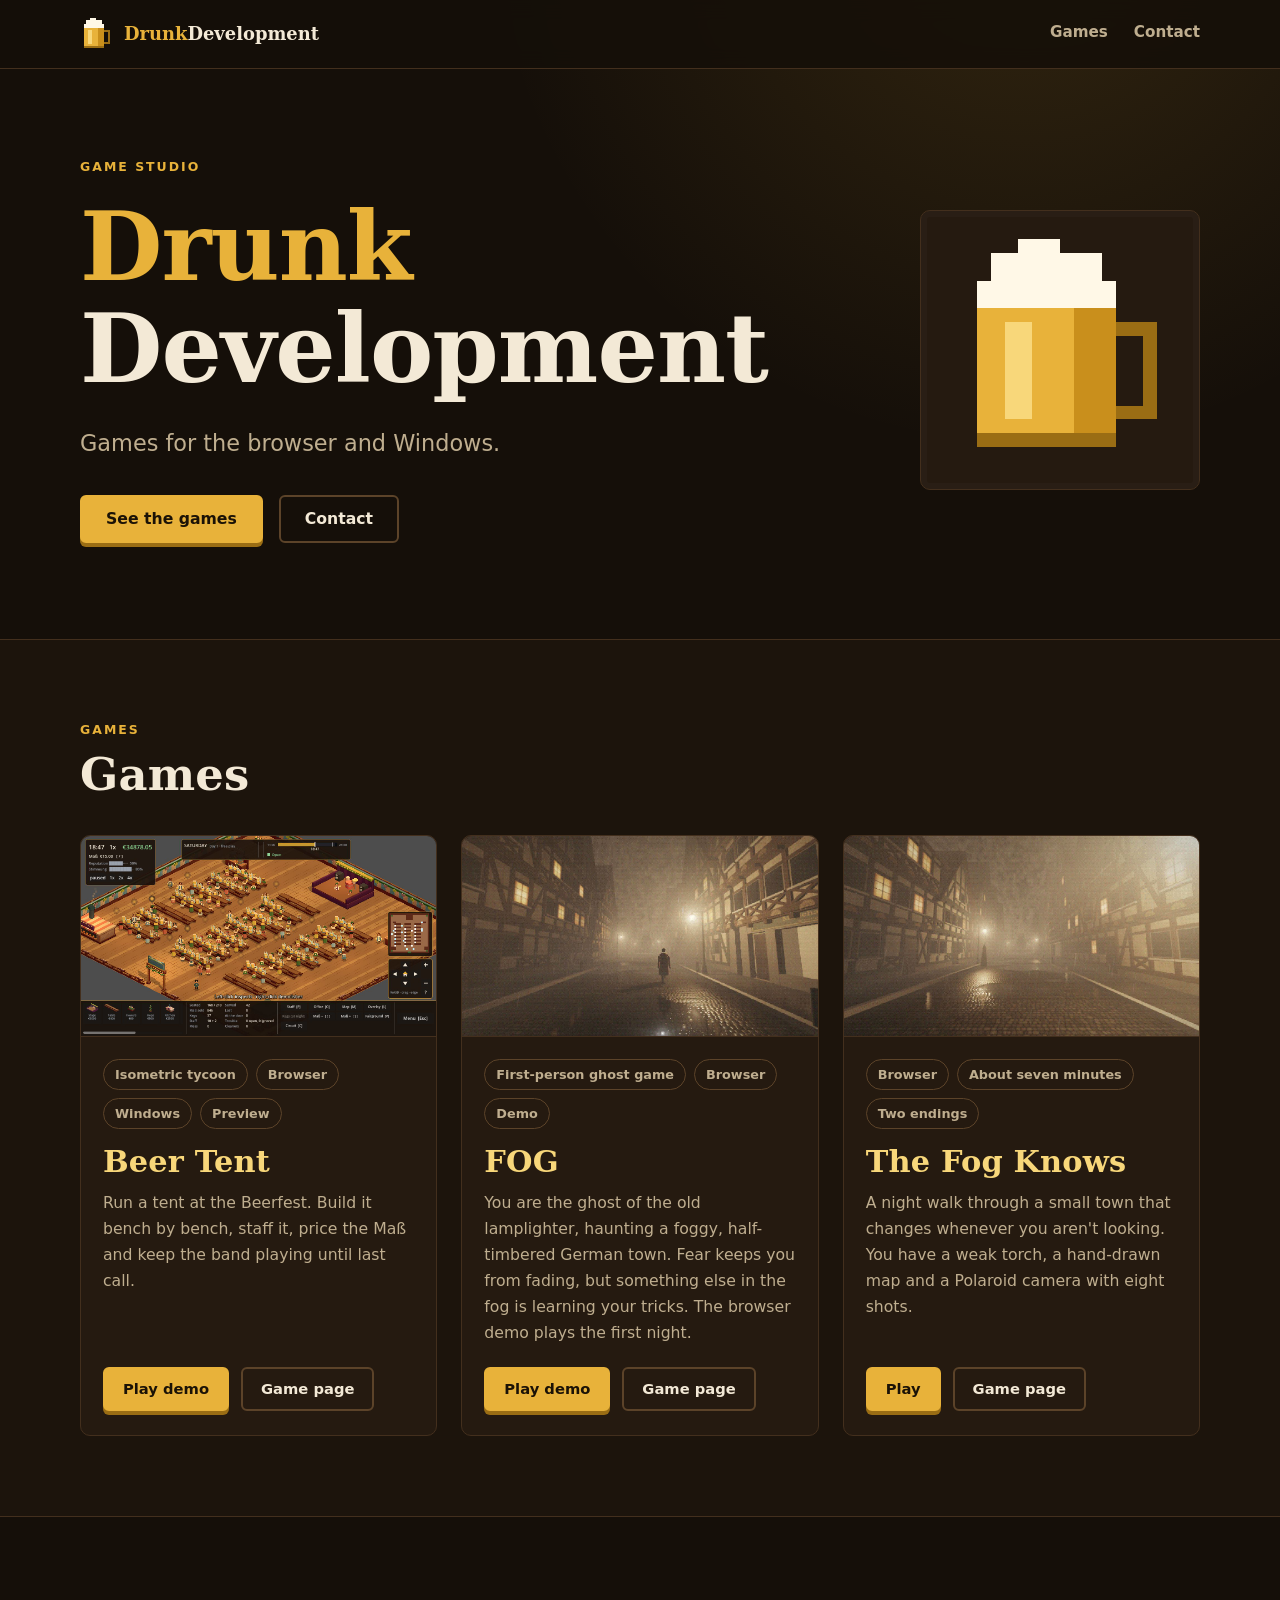
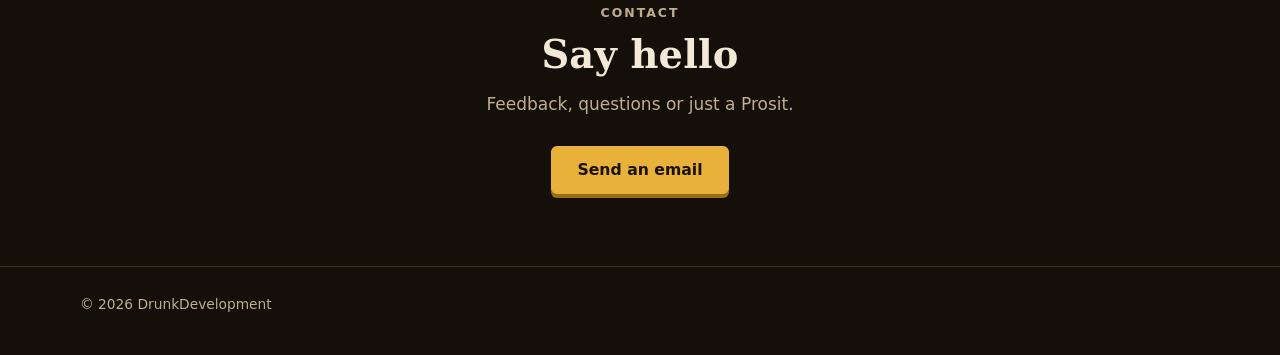
<file: game/index.html>
<!DOCTYPE html>
<html lang="en">
<head>
  <meta charset="utf-8" />
  <meta name="viewport" content="width=device-width, initial-scale=1" />
  <title>Redirecting to DrunkDevelopment</title>
  <meta name="robots" content="noindex" />
  <link rel="canonical" href="https://bjoernoest.dk/games/" />
  <meta http-equiv="refresh" content="0; url=/games/" />
  <script>location.replace("/games/" + location.search + location.hash);</script>
</head>
<body>
  <p>This page has moved to <a href="/games/">/games/</a>.</p>
</body>
</html>
</file>
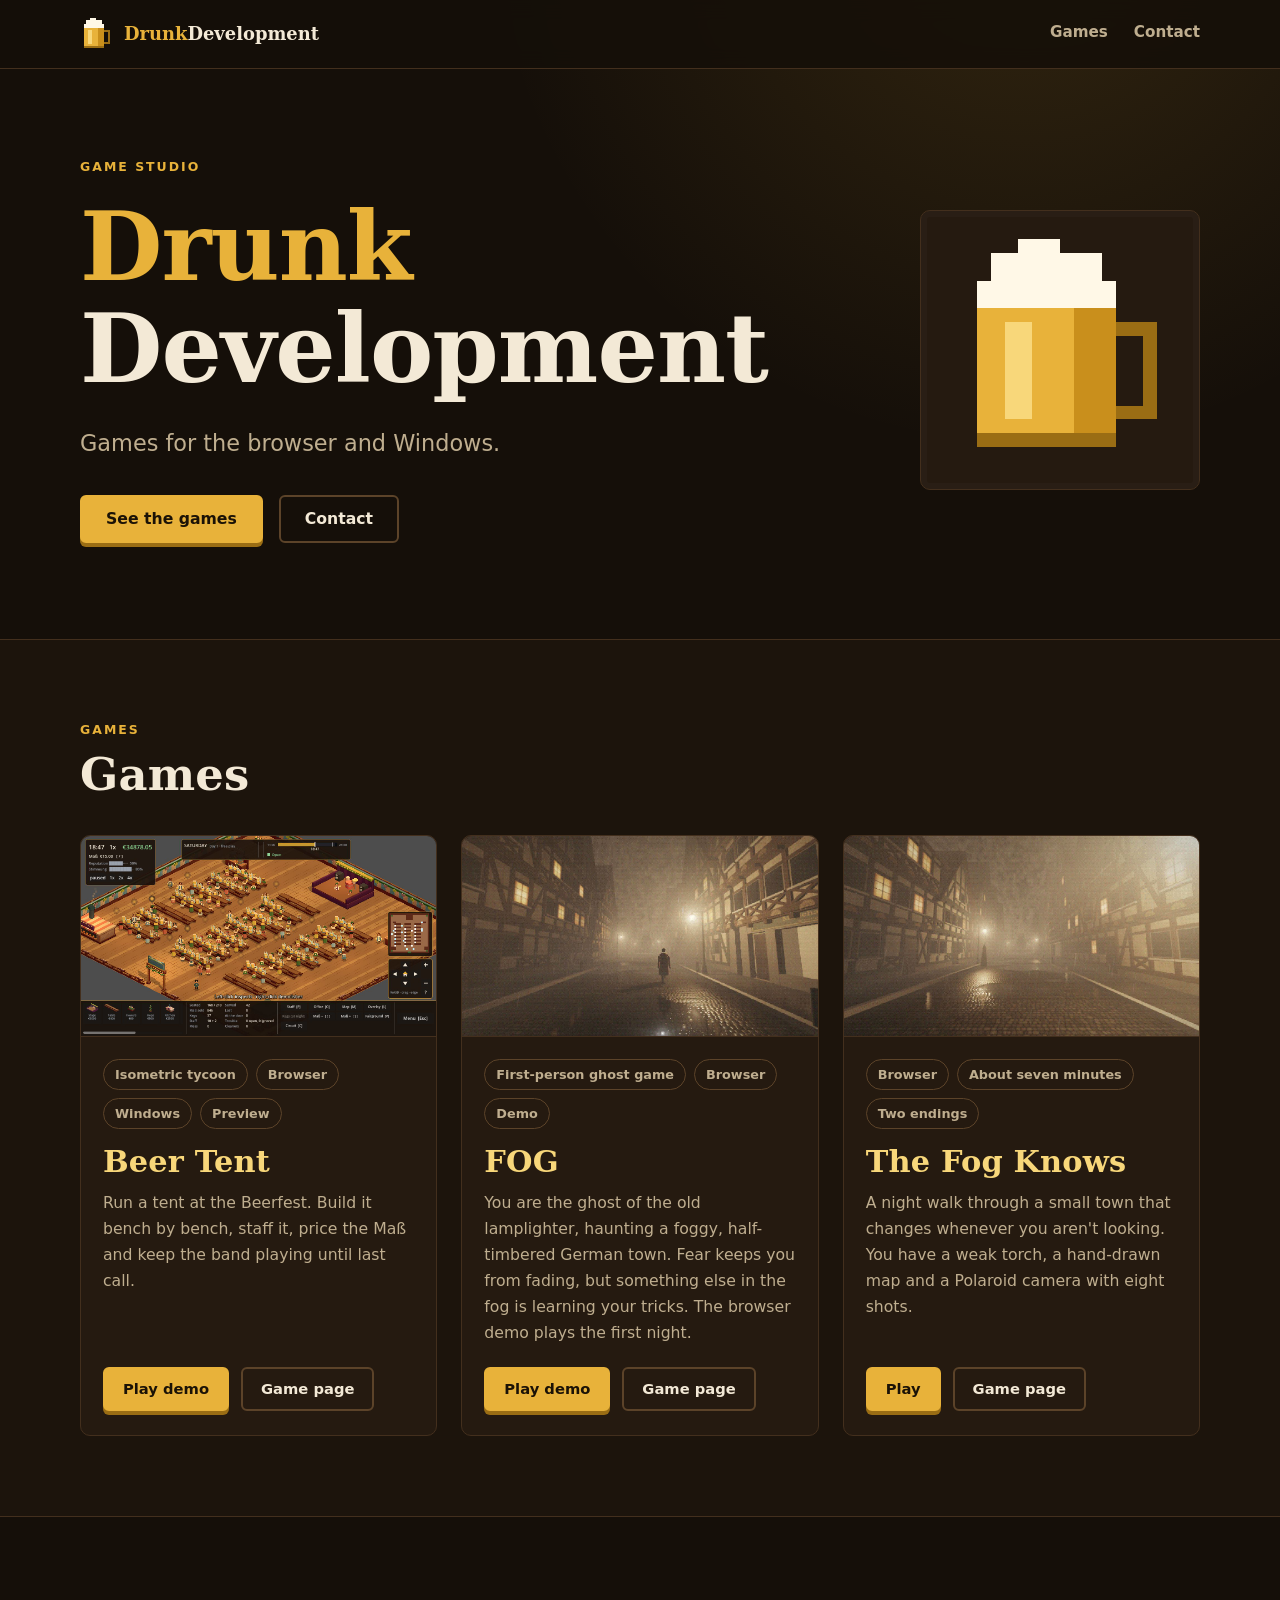
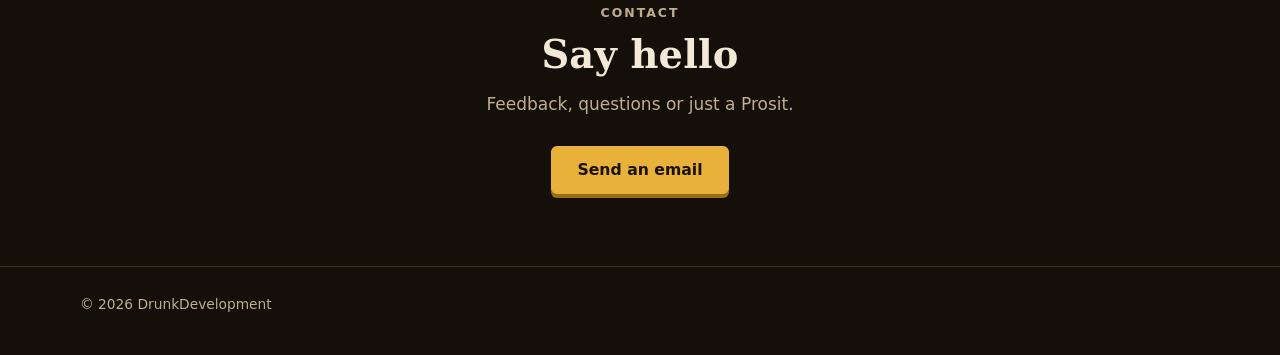
<file: games/index.html>
<!DOCTYPE html>
<html lang="en">
<head>
  <meta charset="utf-8" />
  <meta name="viewport" content="width=device-width, initial-scale=1" />

  <title>DrunkDevelopment | Game studio</title>
  <meta name="description" content="DrunkDevelopment is a game studio. Games: Beer Tent, FOG and The Fog Knows." />
  <meta name="robots" content="noindex" />
  <meta name="color-scheme" content="dark" />
  <meta name="theme-color" content="#150f09" />
  <link rel="canonical" href="https://bjoernoest.dk/games/" />

  <meta property="og:site_name" content="DrunkDevelopment" />
  <meta property="og:title" content="DrunkDevelopment | Game studio" />
  <meta property="og:description" content="Games: Beer Tent, FOG and The Fog Knows." />
  <meta property="og:type" content="website" />
  <meta property="og:url" content="https://bjoernoest.dk/games/" />
  <meta property="og:image" content="https://bjoernoest.dk/beertent/img/og.jpg" />
  <meta name="twitter:card" content="summary_large_image" />

  <link rel="icon" href="/games/mug.svg" type="image/svg+xml" />
  <link rel="stylesheet" href="/games/studio.css" />
</head>

<body>
  <a class="skip-link" href="#main">Skip to content</a>

  <header class="site-header">
    <div class="wrap bar">
      <a class="logo" href="#top"><img src="/games/mug.svg" width="32" height="32" alt="" /><span><b>Drunk</b>Development</span></a>
      <nav aria-label="Main navigation">
        <a href="#games">Games</a>
        <a href="#contact">Contact</a>
      </nav>
    </div>
  </header>

  <main id="main">
    <section id="top" class="hero">
      <div class="wrap hero-grid">
        <div class="hero-text">
          <p class="eyebrow">Game studio</p>
          <h1 class="wordmark"><span class="drunk">Drunk</span><span>Development</span></h1>
          <p class="lead">Games for the browser and Windows.</p>
          <div class="actions">
            <a class="btn" href="#games">See the games</a>
            <a class="btn btn-ghost" href="#contact">Contact</a>
          </div>
        </div>
        <div class="hero-art" aria-hidden="true">
          <img src="/games/mug.svg" width="260" height="260" alt="" />
        </div>
      </div>
    </section>

    <section id="games" class="section">
      <div class="wrap">
        <div class="section-head">
          <p class="eyebrow">Games</p>
          <h2>Games</h2>
        </div>

        <ul class="cards">
          <li class="card">
            <a class="card-shot" href="/beertent/" tabindex="-1" aria-hidden="true">
              <img src="/beertent/img/hero.jpg" width="1280" height="720" alt="" />
            </a>
            <div class="card-body">
              <ul class="tags">
                <li>Isometric tycoon</li>
                <li>Browser</li>
                <li>Windows</li>
                <li>Preview</li>
              </ul>
              <h3>Beer Tent</h3>
              <p>
                Run a tent at the Beerfest. Build it bench by bench, staff it, price the Maß and keep the
                band playing until last call.
              </p>
              <div class="actions">
                <a class="btn" href="/beertent/demo/">Play demo<span class="sr-only"> of Beer Tent</span></a>
                <a class="btn btn-ghost" href="/beertent/">Game page<span class="sr-only"> for Beer Tent</span></a>
              </div>
            </div>
          </li>

          <li class="card">
            <a class="card-shot" href="/fog/" tabindex="-1" aria-hidden="true">
              <img src="/games/img/fog.jpg" width="1280" height="720" loading="lazy" alt="" />
            </a>
            <div class="card-body">
              <ul class="tags">
                <li>First-person ghost game</li>
                <li>Browser</li>
                <li>Demo</li>
              </ul>
              <h3>FOG</h3>
              <p>
                You are the ghost of the old lamplighter, haunting a foggy, half-timbered German town.
                Fear keeps you from fading, but something else in the fog is learning your tricks. The
                browser demo plays the first night.
              </p>
              <div class="actions">
                <a class="btn" href="/fog/play.html">Play demo<span class="sr-only"> of FOG</span></a>
                <a class="btn btn-ghost" href="/fog/">Game page<span class="sr-only"> for FOG</span></a>
              </div>
            </div>
          </li>

          <li class="card">
            <a class="card-shot" href="/the-fog-knows/" tabindex="-1" aria-hidden="true">
              <img src="/games/img/the-fog-knows.jpg" width="1280" height="720" loading="lazy" alt="" />
            </a>
            <div class="card-body">
              <ul class="tags">
                <li>Browser</li>
                <li>About seven minutes</li>
                <li>Two endings</li>
              </ul>
              <h3>The Fog Knows</h3>
              <p>
                A night walk through a small town that changes whenever you aren't looking. You have a
                weak torch, a hand-drawn map and a Polaroid camera with eight shots.
              </p>
              <div class="actions">
                <a class="btn" href="/the-fog-knows/play.html">Play<span class="sr-only"> The Fog Knows</span></a>
                <a class="btn btn-ghost" href="/the-fog-knows/">Game page<span class="sr-only"> for The Fog Knows</span></a>
              </div>
            </div>
          </li>
        </ul>
      </div>
    </section>

    <section id="contact" class="contact">
      <div class="wrap">
        <p class="eyebrow">Contact</p>
        <h2>Say hello</h2>
        <p>Feedback, questions or just a Prosit.</p>
        <div class="actions">
          <a class="btn" href="mailto:bjoernoesth@gmail.com">Send an email</a>
        </div>
      </div>
    </section>
  </main>

  <footer class="footer">
    <div class="wrap">
      <p>© 2026 DrunkDevelopment</p>
    </div>
  </footer>
</body>
</html>
</file>
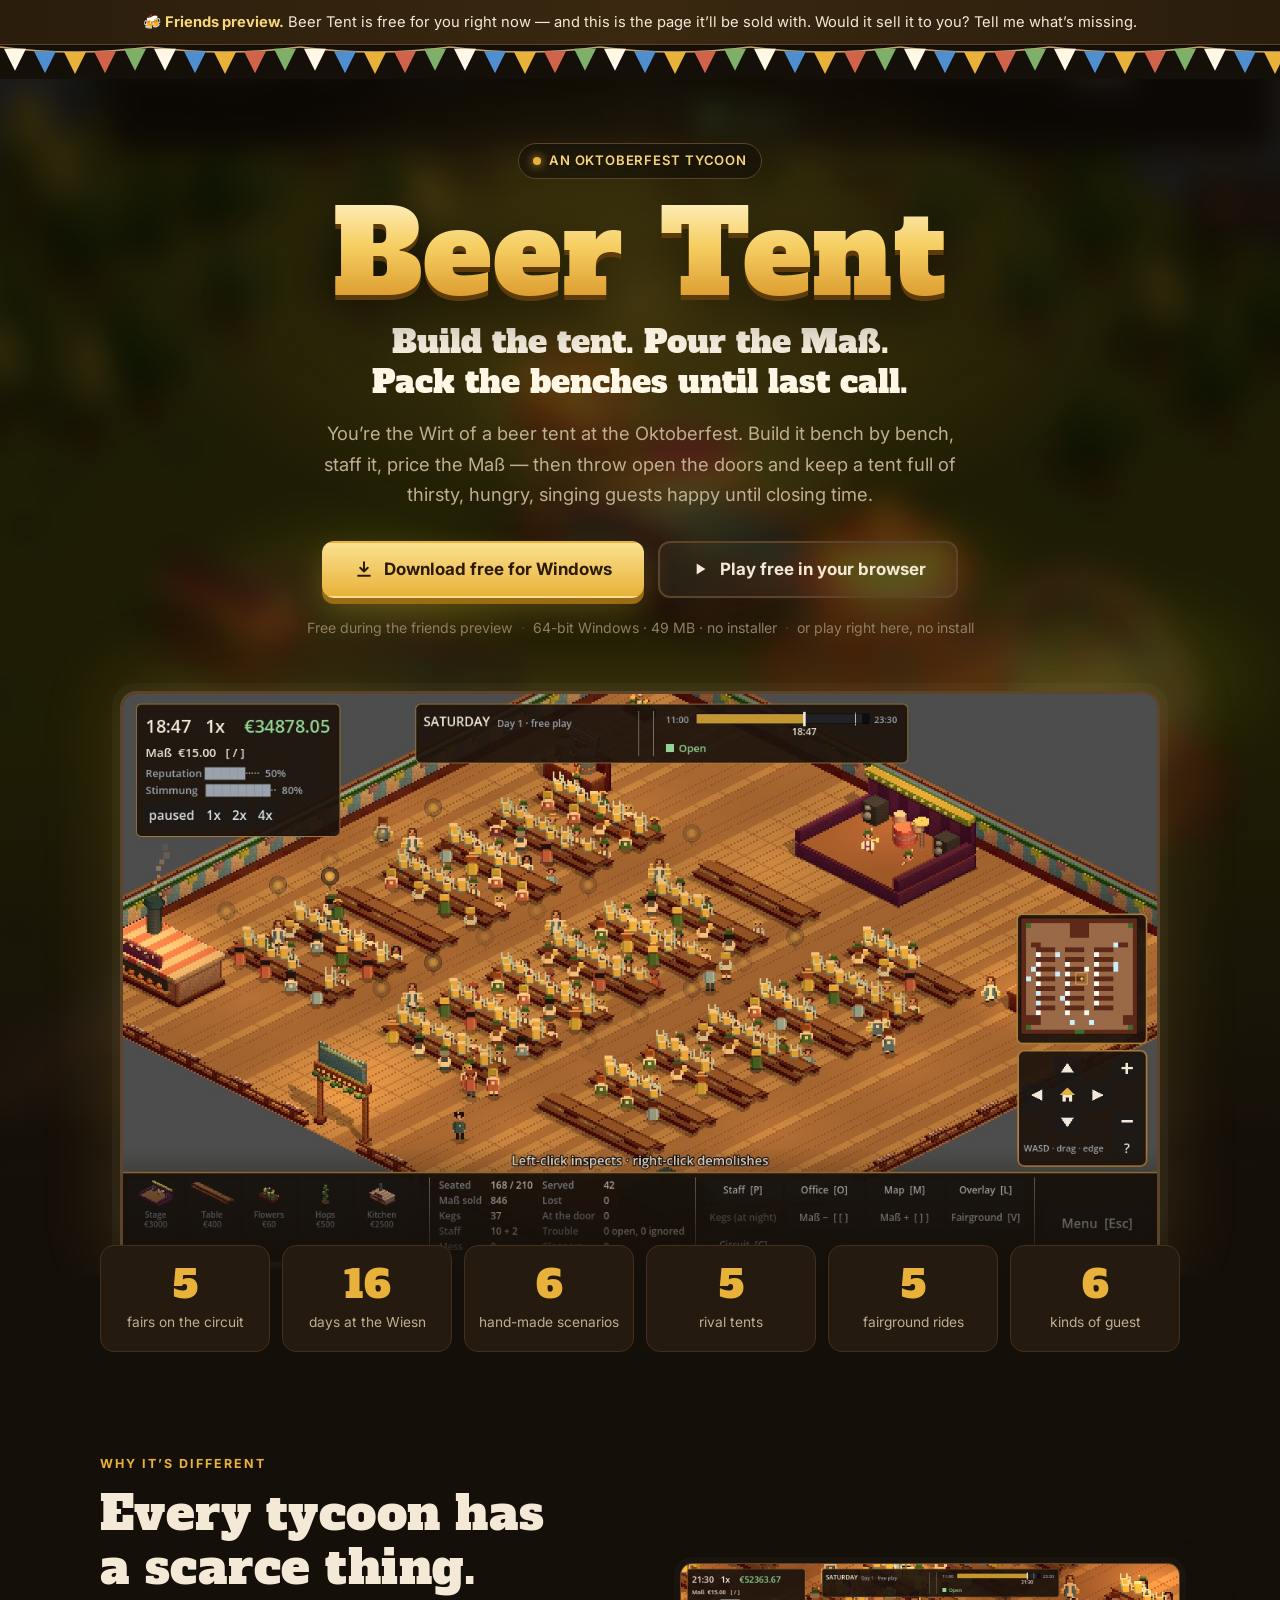
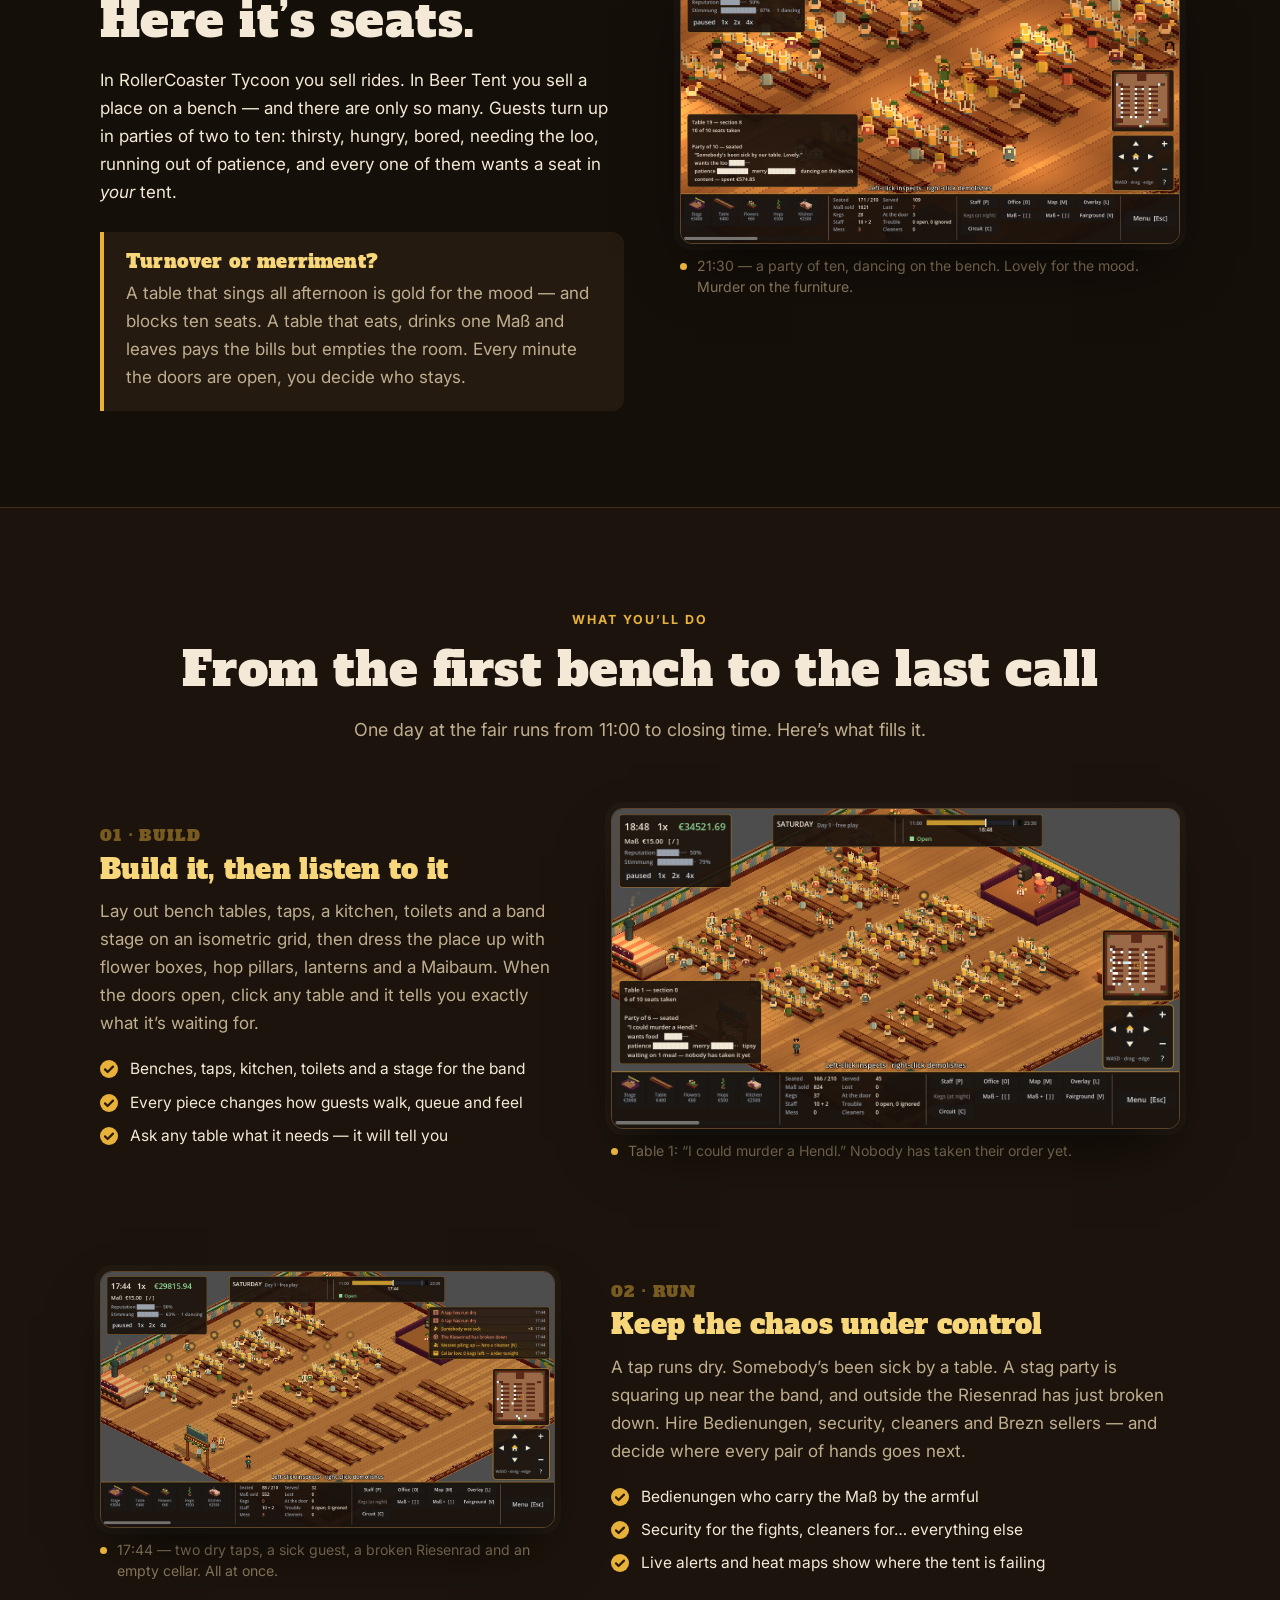
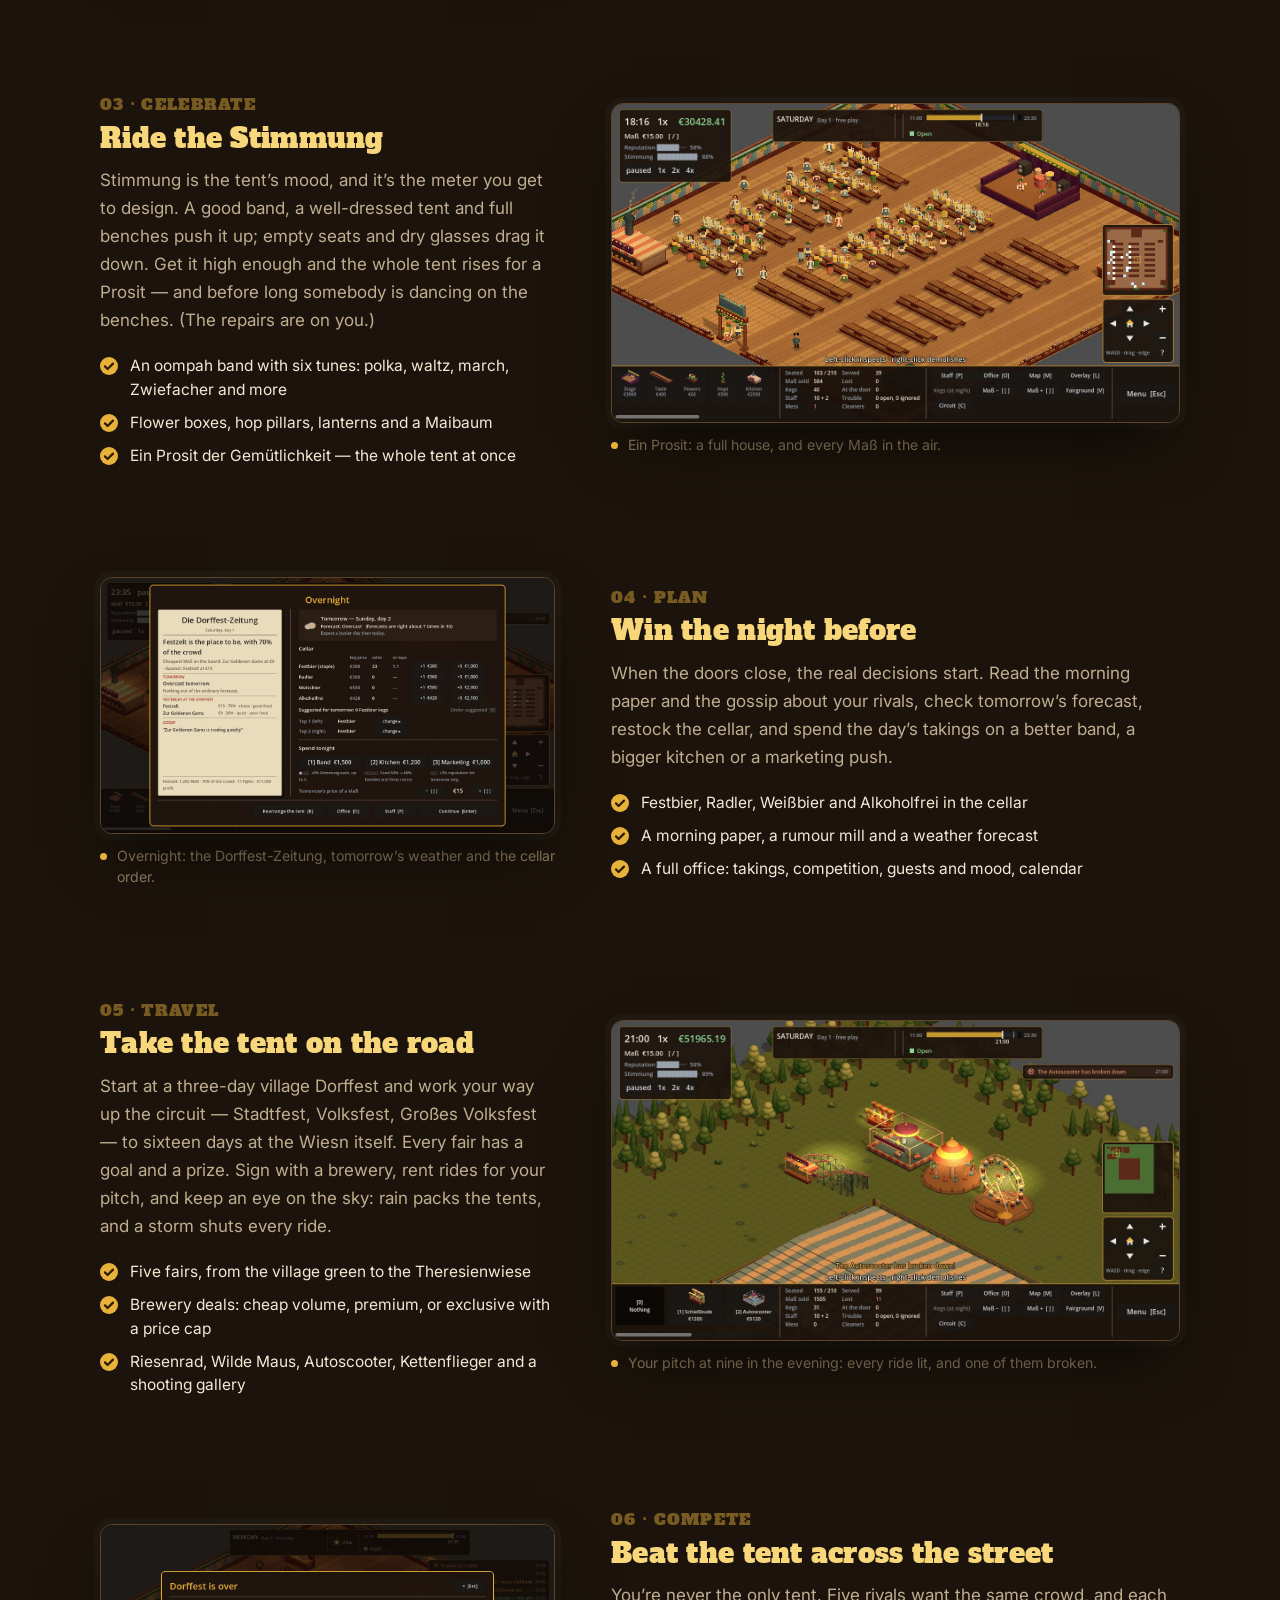
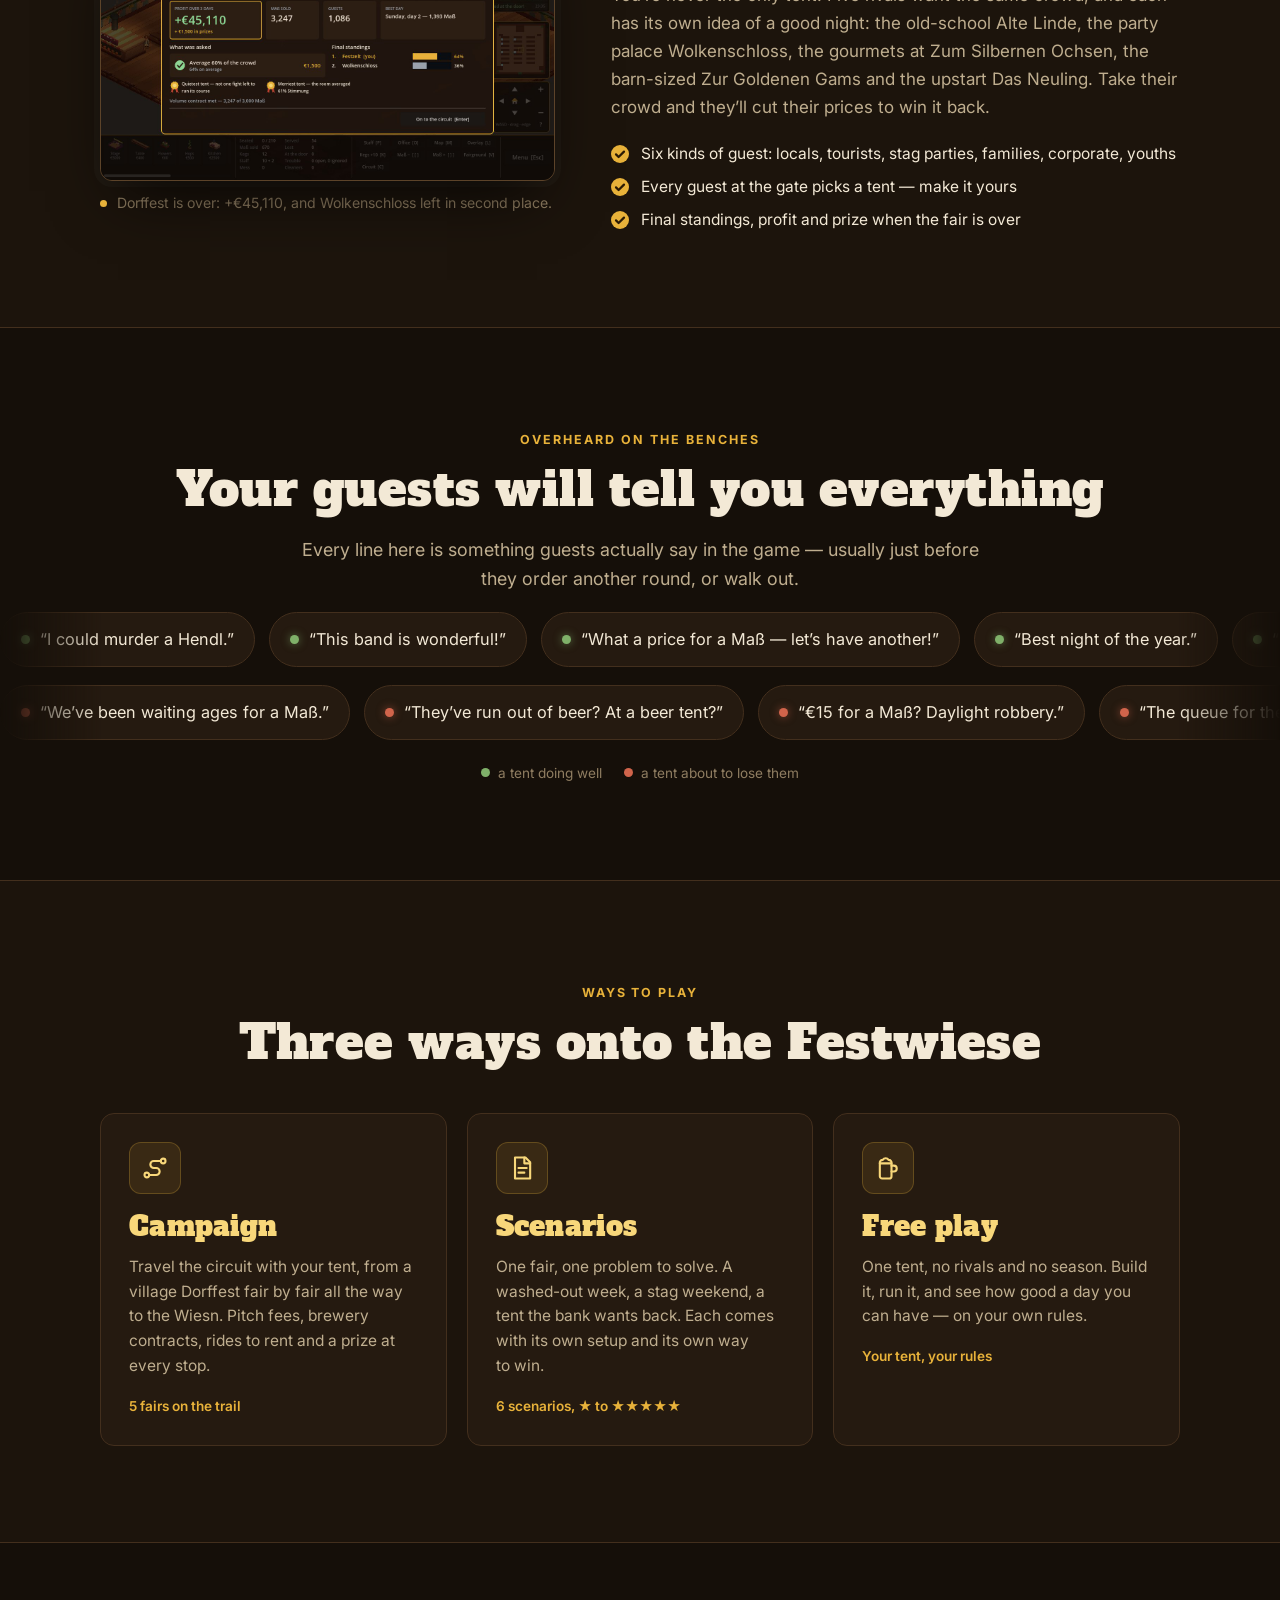
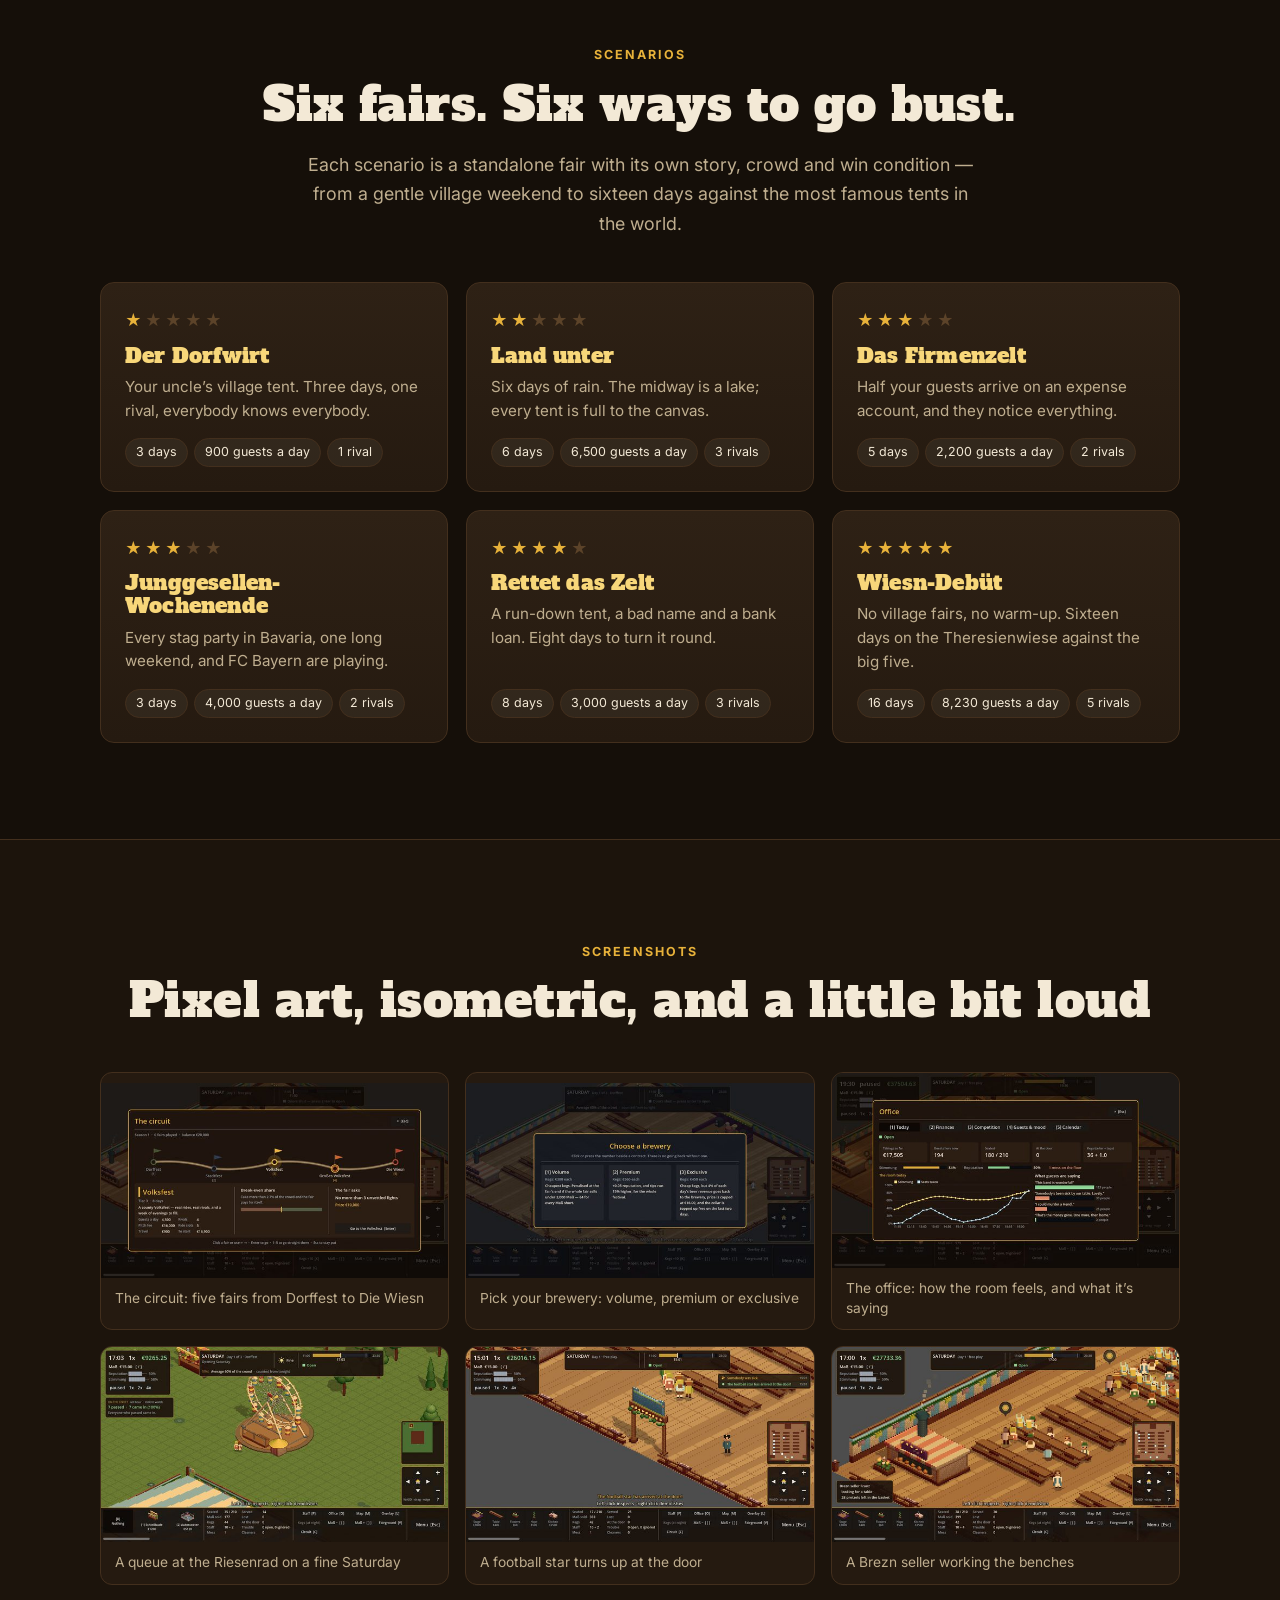
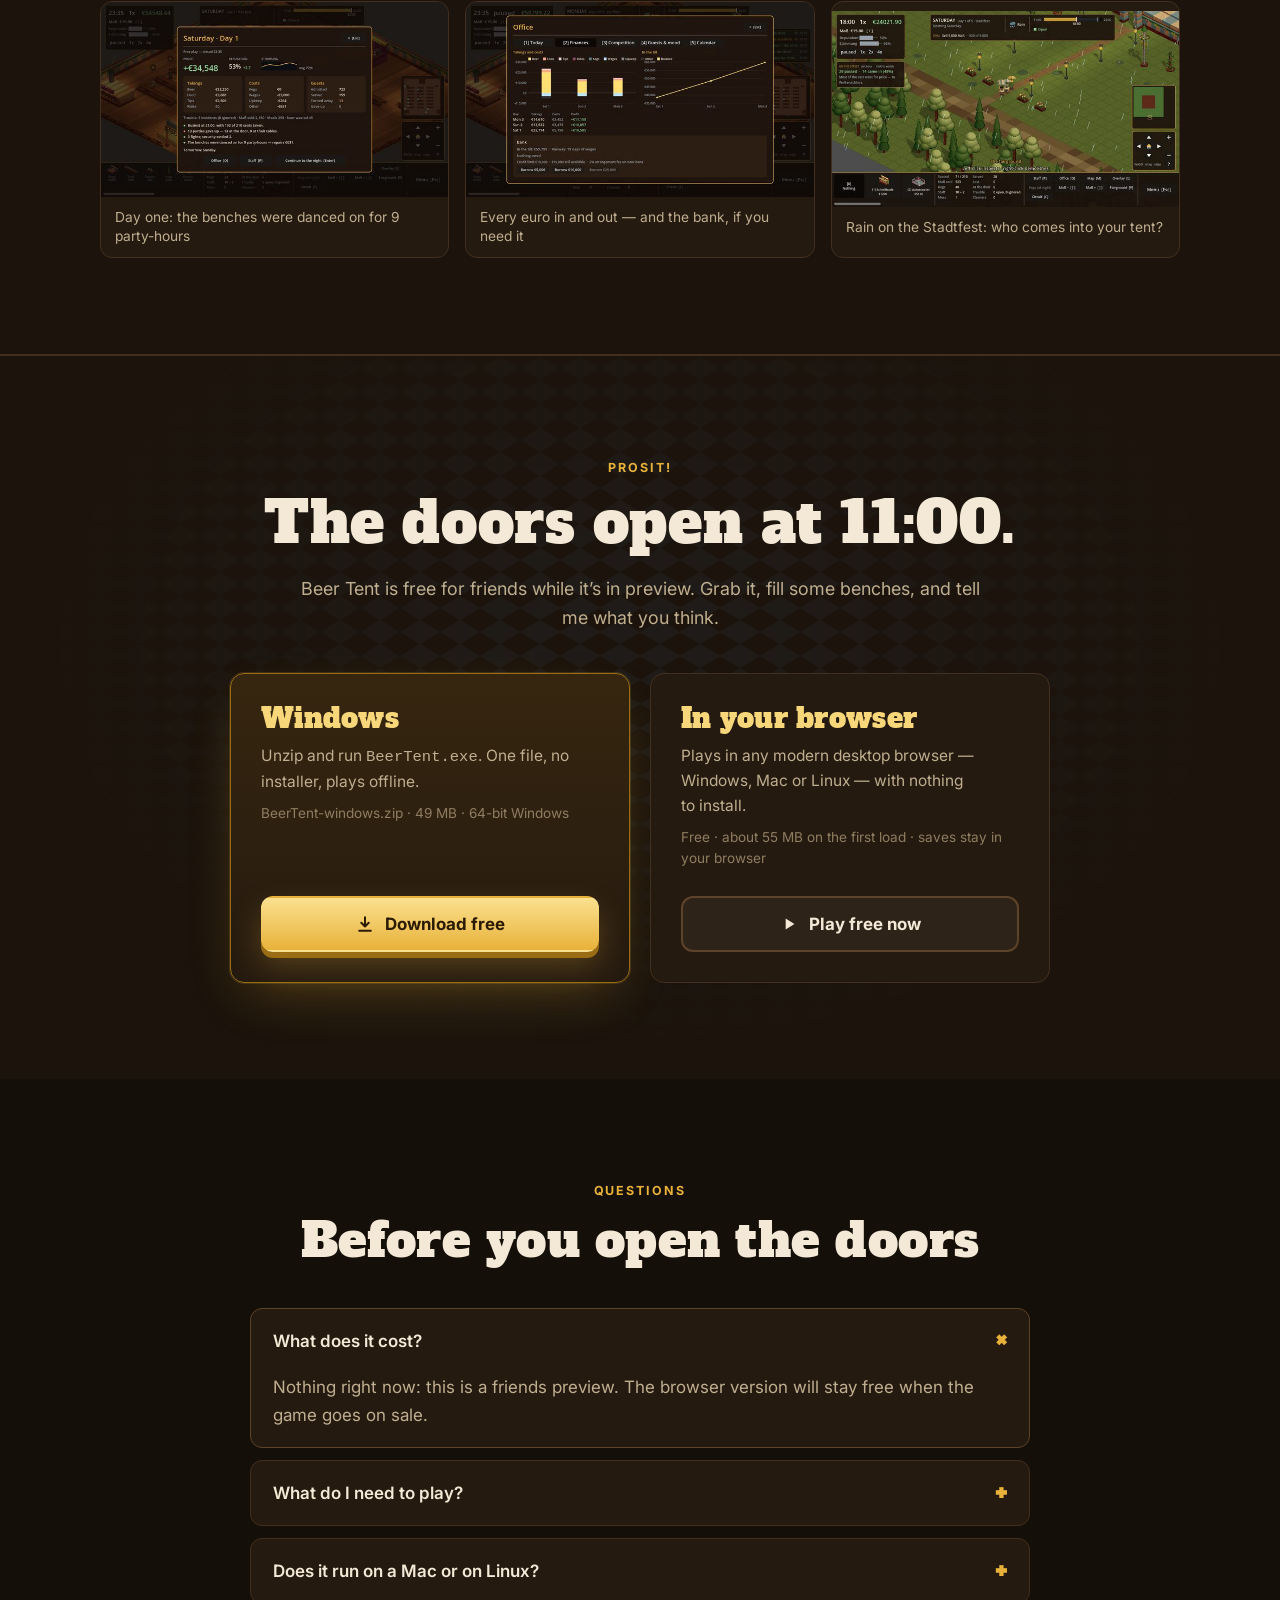
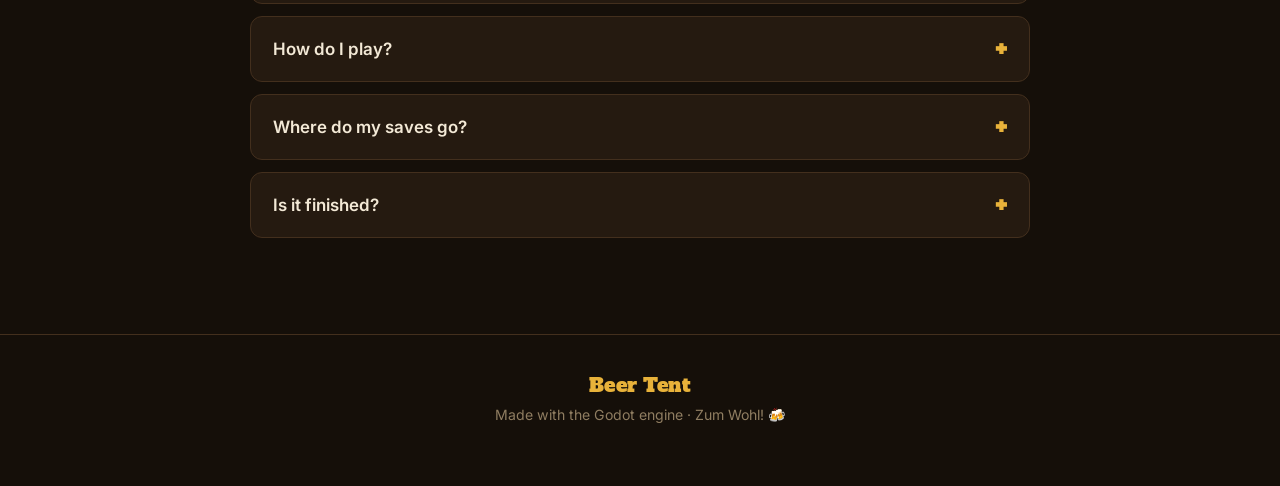
<file: site/index.html>
<!doctype html>
<html lang="en">
<head>
<meta charset="utf-8">
<meta name="viewport" content="width=device-width, initial-scale=1">
<title>Beer Tent — run the loudest tent at the Oktoberfest</title>
<meta name="description" content="Beer Tent is an isometric Oktoberfest tycoon game. Build your tent, pour the Maß, keep the band playing and pack the benches until last call.">
<meta name="theme-color" content="#150f09">
<!-- __PAGES_URL__ is filled in by .gitlab-ci.yml, so link previews in chats get an absolute image URL -->
<meta property="og:type" content="website">
<meta property="og:title" content="Beer Tent — run the loudest tent at the Oktoberfest">
<meta property="og:description" content="Build the tent. Pour the Maß. Pack the benches until last call. An isometric Oktoberfest tycoon game.">
<meta property="og:image" content="__PAGES_URL__/img/og.jpg">
<meta name="twitter:card" content="summary_large_image">
<link rel="icon" href="img/icon.svg">
<link rel="preconnect" href="https://fonts.googleapis.com">
<link rel="preconnect" href="https://fonts.gstatic.com" crossorigin>
<link href="https://fonts.googleapis.com/css2?family=Alfa+Slab+One&family=Inter:wght@400;500;600;700&display=swap" rel="stylesheet">
<script>
/* ── Page switches: the only two things to edit ──────────────────────────
   SALE      null while Beer Tent is a friends preview: free download, preview
             ribbon on top. When it goes on sale, point it at the store page:
               const SALE = { url: "https://you.itch.io/beer-tent" };
             Add  price: "€9.99"  only if the buttons should show one.
             The free browser version stays either way, and .gitlab-ci.yml
             stops publishing the free zip as soon as SALE is not null.
   FEEDBACK  where the ribbon's "Tell me what's missing" links to: a form, a
             mailto: or a chat invite. Empty leaves it as plain text.
   ───────────────────────────────────────────────────────────────────────── */
const SALE = null;
const FEEDBACK = "";
if (SALE) document.documentElement.classList.add("on-sale");
</script>
<style>
:root{
  --bg:#150f09; --bg2:#1c140c; --panel:#251a10; --panel2:#2e2115;
  --line:#432f1d; --line2:#5c4329;
  --text:#f3e9d6; --muted:#bfae8f; --dim:#8f7d61;
  --gold:#e8b23a; --gold2:#f8d77a; --gold-deep:#9a6d14; --foam:#fff8e7;
  --blue:#4f8fd0; --red:#d0644b; --green:#7fb069;
  --radius:14px;
}
*{box-sizing:border-box;margin:0;padding:0}
html{scroll-behavior:smooth}
body{background:var(--bg);color:var(--text);font:17px/1.65 Inter,system-ui,sans-serif;-webkit-font-smoothing:antialiased;overflow-x:hidden}
img{max-width:100%;height:auto;display:block}
a{color:var(--gold2)}
:focus-visible{outline:3px solid var(--gold2);outline-offset:3px;border-radius:6px}
.wrap{max-width:1120px;margin:0 auto;padding:0 20px}
h1,h2,h3,.slab{font-family:"Alfa Slab One",Georgia,serif;font-weight:400;line-height:1.12;letter-spacing:.01em}
h2{font-size:clamp(2rem,4.4vw,3rem);margin-bottom:18px;text-wrap:balance}
h3{font-size:clamp(1.35rem,2.4vw,1.7rem);color:var(--gold2);margin-bottom:12px;text-wrap:balance}
p{text-wrap:pretty}
.kicker{display:inline-block;color:var(--gold);font-weight:700;letter-spacing:.16em;text-transform:uppercase;font-size:.78rem;margin-bottom:12px}
.lead{color:var(--muted);font-size:1.12rem;max-width:680px}
.center{text-align:center}.center .lead{margin-inline:auto}
section{padding:96px 0;position:relative}
section.alt{background:var(--bg2);border-block:1px solid var(--line)}

/* preview / sale switch */
html:not(.on-sale) [data-sale]{display:none!important}
html.on-sale [data-preview]{display:none!important}

/* ribbon */
.ribbon{background:linear-gradient(90deg,#2a1d0c,#3a2810,#2a1d0c);border-bottom:1px solid var(--line2);color:var(--text);font-size:.92rem;padding:10px 20px;text-align:center}
.ribbon b{color:var(--gold2)}
.ribbon a{font-weight:600}
.ribbon [data-feedback]:not([hidden]) + .fb-fallback{display:none}

/* bunting */
.bunting{height:34px;background:url("data:image/svg+xml,%3Csvg xmlns='http://www.w3.org/2000/svg' width='150' height='34' viewBox='0 0 150 34'%3E%3Cpath d='M0 2Q75 12 150 2' fill='none' stroke='%23c9a46a' stroke-width='1.5'/%3E%3Cpath d='M4 3.8h22l-11 22z' fill='%23fff8e7'/%3E%3Cpath d='M34 6.2h22l-11 22z' fill='%234f8fd0'/%3E%3Cpath d='M64 7h22l-11 22z' fill='%23e8b23a'/%3E%3Cpath d='M94 6.2h22l-11 22z' fill='%23d0644b'/%3E%3Cpath d='M124 3.8h22l-11 22z' fill='%237fb069'/%3E%3C/svg%3E") repeat-x;position:relative;z-index:2}

/* buttons */
.btns{display:flex;gap:14px;flex-wrap:wrap;justify-content:center}
.btn{display:inline-flex;align-items:center;justify-content:center;gap:10px;padding:16px 30px;border-radius:12px;font-weight:700;text-decoration:none;font-size:1.06rem;line-height:1.2;
  transition:transform .15s,box-shadow .15s,border-color .15s,background .15s;border:2px solid transparent;cursor:pointer}
.btn svg{width:20px;height:20px;flex:none}
.btn:hover{transform:translateY(-2px)}
.btn:active{transform:translateY(1px)}
.btn.primary{background:linear-gradient(#fbe08f,var(--gold));color:#2b1b05;box-shadow:0 6px 0 var(--gold-deep),0 14px 30px rgba(232,178,58,.25)}
.btn.primary:hover{box-shadow:0 8px 0 var(--gold-deep),0 18px 36px rgba(232,178,58,.32)}
.btn.primary:active{box-shadow:0 3px 0 var(--gold-deep),0 8px 18px rgba(232,178,58,.2)}
.btn.ghost{border-color:var(--line2);color:var(--text);background:rgba(255,248,231,.04)}
.btn.ghost:hover{border-color:var(--gold);background:rgba(232,178,58,.08)}
.btn.small{padding:10px 18px;font-size:.92rem;border-radius:10px}
.btn.primary.small{box-shadow:0 4px 0 var(--gold-deep)}

/* hero */
.hero{position:relative;overflow:hidden;padding:64px 0 0;text-align:center;isolation:isolate}
.hero-bg{position:absolute;inset:-40px;z-index:-2;background:url(img/fairground.jpg) center/cover;filter:blur(14px) brightness(.32) saturate(1.3);transform:scale(1.08)}
.hero::before{content:"";position:absolute;inset:0;z-index:-1;background:
  radial-gradient(700px 360px at 50% 18%,rgba(232,178,58,.20),transparent 70%),
  linear-gradient(to bottom,transparent 55%,var(--bg) 92%)}
.badge{display:inline-flex;align-items:center;gap:8px;padding:6px 14px;border:1px solid var(--line2);border-radius:999px;background:rgba(21,15,9,.6);color:var(--gold2);font-size:.82rem;font-weight:600;letter-spacing:.06em;text-transform:uppercase}
.badge i{width:8px;height:8px;border-radius:50%;background:var(--gold);box-shadow:0 0 10px var(--gold)}
.logo{font-size:clamp(3.6rem,11vw,7.2rem);margin:18px 0 6px;line-height:1;
  background:linear-gradient(180deg,#fff1c4 0%,#f6cf63 42%,#d68f22 100%);-webkit-background-clip:text;background-clip:text;color:transparent;
  filter:drop-shadow(0 5px 0 #5e3b0b) drop-shadow(0 18px 30px rgba(0,0,0,.55))}
.headline{font-family:"Alfa Slab One",Georgia,serif;font-size:clamp(1.35rem,3vw,2rem);line-height:1.25;color:var(--foam);margin:10px auto 16px;max-width:760px;text-wrap:balance}
.sub{color:var(--muted);font-size:clamp(1.02rem,1.8vw,1.15rem);max-width:640px;margin:0 auto 32px}
.meta{color:var(--dim);font-size:.88rem;margin-top:18px}
.meta span+span::before{content:"·";margin:0 8px;color:var(--line2)}
.hero-shot{position:relative;margin:52px auto 0;max-width:1040px;border-radius:16px 16px 0 0;overflow:hidden;border:3px solid var(--line2);border-bottom:0;
  box-shadow:0 -12px 80px rgba(232,178,58,.20),0 0 0 8px rgba(255,248,231,.03)}
.hero-shot::after{content:"";position:absolute;inset:auto 0 0 0;height:22%;background:linear-gradient(transparent,var(--bg))}

/* numbers */
.numbers{display:grid;grid-template-columns:repeat(6,1fr);gap:12px;margin-top:-30px;position:relative;z-index:2}
.num{background:var(--panel);border:1px solid var(--line);border-radius:var(--radius);padding:20px 14px;text-align:center}
.num b{display:block;font-family:"Alfa Slab One",Georgia,serif;font-weight:400;font-size:2.4rem;line-height:1;color:var(--gold)}
.num span{display:block;color:var(--muted);font-size:.86rem;margin-top:8px;line-height:1.35}

/* pitch */
.two{display:grid;grid-template-columns:1.05fr 1fr;gap:56px;align-items:center}
.two p+p{margin-top:16px}
.callout{margin-top:26px;padding:20px 22px;border-radius:0 12px 12px 0;border-left:4px solid var(--gold);background:var(--panel)}
.callout .slab{color:var(--gold2);font-size:1.15rem;display:block;margin-bottom:6px}
.callout p{color:var(--muted)}

/* screenshots */
.shot{position:relative;border-radius:12px;overflow:hidden;border:1px solid var(--line2);background:var(--panel);
  box-shadow:0 28px 60px -18px rgba(0,0,0,.75),0 0 0 6px rgba(255,248,231,.025)}
figure figcaption{display:flex;gap:10px;align-items:baseline;color:var(--dim);font-size:.88rem;margin-top:12px;line-height:1.45}
figure figcaption::before{content:"";flex:none;width:7px;height:7px;border-radius:50%;background:var(--gold);transform:translateY(-1px)}

/* features */
.features{display:grid;gap:110px;margin-top:64px}
.feature{display:grid;grid-template-columns:1fr 1.25fr;gap:56px;align-items:center}
.feature:nth-child(even) .feature-text{order:2}
.feature .step{font-family:"Alfa Slab One",Georgia,serif;color:var(--gold);opacity:.45;font-size:1rem;letter-spacing:.08em;margin-bottom:6px}
.feature p{color:var(--muted)}
.ticks{list-style:none;margin-top:20px;display:grid;gap:10px}
.ticks li{position:relative;padding-left:30px;color:var(--text);font-size:.97rem;line-height:1.5}
.ticks li::before{content:"";position:absolute;left:0;top:3px;width:18px;height:18px;border-radius:50%;
  background:var(--gold) url("data:image/svg+xml,%3Csvg xmlns='http://www.w3.org/2000/svg' viewBox='0 0 18 18'%3E%3Cpath d='M5 9.4l2.6 2.6L13 6.6' fill='none' stroke='%232b1b05' stroke-width='2.2' stroke-linecap='round' stroke-linejoin='round'/%3E%3C/svg%3E") center/18px no-repeat}

/* overheard */
.overheard{overflow:hidden}
.marquee{--gap:14px;display:flex;overflow:hidden;margin-top:18px;mask-image:linear-gradient(90deg,transparent,#000 8%,#000 92%,transparent);-webkit-mask-image:linear-gradient(90deg,transparent,#000 8%,#000 92%,transparent)}
.marquee:first-of-type{margin-top:44px}
.track{display:flex;gap:var(--gap);padding-right:var(--gap);flex:none;animation:slide 60s linear infinite}
.marquee.reverse .track{animation-direction:reverse;animation-duration:70s}
.marquee:hover .track{animation-play-state:paused}
@keyframes slide{to{transform:translateX(-100%)}}
.quote{flex:none;display:flex;align-items:center;gap:10px;padding:13px 20px;border-radius:999px;background:var(--panel);border:1px solid var(--line);white-space:nowrap;font-size:1.02rem}
.quote::before{content:"";width:9px;height:9px;border-radius:50%;flex:none}
.happy .quote::before{background:var(--green);box-shadow:0 0 8px rgba(127,176,105,.6)}
.grumpy .quote::before{background:var(--red);box-shadow:0 0 8px rgba(208,100,75,.6)}
.legend{display:flex;gap:22px;justify-content:center;flex-wrap:wrap;margin-top:22px;color:var(--dim);font-size:.85rem}
.legend span{display:inline-flex;align-items:center;gap:8px}
.legend span::before{content:"";width:9px;height:9px;border-radius:50%}
.legend .g::before{background:var(--green)}.legend .r::before{background:var(--red)}

/* modes */
.cards{display:grid;grid-template-columns:repeat(3,1fr);gap:20px;margin-top:44px}
.card{background:var(--panel);border:1px solid var(--line);border-radius:var(--radius);padding:28px;transition:border-color .2s,transform .2s}
.card:hover{border-color:var(--gold-deep);transform:translateY(-3px)}
.card .ico{width:52px;height:52px;border-radius:12px;display:grid;place-items:center;background:rgba(232,178,58,.1);border:1px solid rgba(232,178,58,.25);margin-bottom:18px}
.card .ico svg{width:28px;height:28px;stroke:var(--gold2);fill:none;stroke-width:1.8;stroke-linecap:round;stroke-linejoin:round}
.card p{color:var(--muted);font-size:.97rem;line-height:1.6}
.card .foot{margin-top:16px;color:var(--gold);font-size:.85rem;font-weight:600}

/* scenarios */
.scenarios{display:grid;grid-template-columns:repeat(3,1fr);gap:18px;margin-top:44px}
.scn{display:flex;flex-direction:column;background:linear-gradient(180deg,var(--panel2),var(--panel));border:1px solid var(--line);border-radius:var(--radius);padding:24px}
.stars{color:var(--gold);letter-spacing:3px;font-size:1rem;margin-bottom:10px}
.stars s{color:var(--line2);text-decoration:none}
.scn h3{font-size:1.3rem;margin-bottom:8px}
.scn p{color:var(--muted);font-size:.95rem;line-height:1.55;flex:1}
.chips{display:flex;flex-wrap:wrap;gap:6px;margin-top:16px}
.chips span{font-size:.78rem;color:var(--text);background:rgba(255,248,231,.05);border:1px solid var(--line);padding:3px 10px;border-radius:999px}

/* gallery */
.gallery{display:grid;grid-template-columns:repeat(3,1fr);gap:16px;margin-top:44px}
.gallery button{all:unset;cursor:zoom-in;display:block;border-radius:12px;overflow:hidden;border:1px solid var(--line);background:var(--panel);transition:transform .2s,border-color .2s}
.gallery button:hover{transform:translateY(-3px);border-color:var(--gold)}
.gallery button:focus-visible{outline:3px solid var(--gold2);outline-offset:3px}
.gallery img{aspect-ratio:16/9;width:100%;object-fit:cover}
.gallery .cap{display:block;padding:11px 14px;color:var(--muted);font-size:.86rem;line-height:1.4}
.lightbox{position:fixed;inset:0;z-index:60;display:none;align-items:center;justify-content:center;flex-direction:column;gap:14px;padding:24px 70px;background:rgba(10,6,3,.94)}
.lightbox.on{display:flex}
.lightbox img{max-height:82vh;max-width:100%;border-radius:10px;border:2px solid var(--line2)}
.lightbox p{color:var(--muted);text-align:center;max-width:800px}
.lb-btn{position:absolute;display:grid;place-items:center;width:46px;height:46px;border-radius:50%;border:1px solid var(--line2);background:var(--panel);color:var(--text);font-size:1.4rem;cursor:pointer}
.lb-btn:hover{border-color:var(--gold)}
.lb-prev{left:14px;top:50%}.lb-next{right:14px;top:50%}.lb-close{right:14px;top:14px}

/* get it */
.get{text-align:center;overflow:hidden;background:var(--bg2);border-top:1px solid var(--line)}
.get::before{content:"";position:absolute;inset:0;opacity:.9;pointer-events:none;
  background:url("data:image/svg+xml,%3Csvg xmlns='http://www.w3.org/2000/svg' width='40' height='24'%3E%3Cpath d='M20 0L40 12 20 24 0 12z' fill='%234f8fd0' fill-opacity='.07'/%3E%3C/svg%3E");
  mask-image:radial-gradient(ellipse at 50% 40%,#000 10%,transparent 70%);-webkit-mask-image:radial-gradient(ellipse at 50% 40%,#000 10%,transparent 70%)}
.get .wrap{position:relative}
.get h2{font-size:clamp(2.3rem,5.4vw,3.6rem)}
.offer{display:grid;grid-template-columns:repeat(2,1fr);gap:20px;max-width:820px;margin:40px auto 0;text-align:left}
.offer .card{display:flex;flex-direction:column;gap:8px;padding:30px}
.offer .card.hot{border-color:var(--gold-deep);background:linear-gradient(180deg,#36260f,var(--panel));box-shadow:0 0 0 1px rgba(232,178,58,.15),0 20px 50px -20px rgba(232,178,58,.35)}
.offer h3{margin-bottom:2px}
.offer .fine{color:var(--dim);font-size:.85rem}
.offer .btn{margin-top:auto;width:100%}
.offer .spacer{height:10px}

/* faq */
.faq{max-width:780px;margin:40px auto 0;display:grid;gap:12px}
.faq details{background:var(--panel);border:1px solid var(--line);border-radius:12px;padding:0 22px;transition:border-color .2s}
.faq details[open]{border-color:var(--line2)}
.faq summary{list-style:none;cursor:pointer;padding:18px 0;font-weight:600;display:flex;justify-content:space-between;gap:16px;align-items:center}
.faq summary::-webkit-details-marker{display:none}
.faq summary::after{content:"+";font-family:"Alfa Slab One",Georgia,serif;color:var(--gold);font-size:1.3rem;line-height:1;transition:transform .2s}
.faq details[open] summary::after{transform:rotate(45deg)}
.faq details p{color:var(--muted);padding-bottom:18px}
kbd{background:#120d08;border:1px solid var(--line2);border-bottom-width:3px;border-radius:5px;padding:0 6px;font:.85em ui-monospace,monospace;color:var(--gold2)}

/* sticky bar */
.bar{position:fixed;inset:0 0 auto 0;z-index:50;transform:translateY(-110%);transition:transform .25s ease;background:rgba(21,15,9,.88);backdrop-filter:blur(10px);-webkit-backdrop-filter:blur(10px);border-bottom:1px solid var(--line)}
.bar.on{transform:none}
.bar .wrap{display:flex;align-items:center;justify-content:space-between;gap:14px;height:62px}
.bar .name{font-family:"Alfa Slab One",Georgia,serif;color:var(--gold);font-size:1.3rem;text-decoration:none}
.bar .name small{font-family:Inter,system-ui,sans-serif;color:var(--dim);font-size:.85rem;margin-left:12px}
.bar .btns{flex-wrap:nowrap;gap:10px}

footer{padding:40px 0 60px;text-align:center;color:var(--dim);font-size:.88rem;border-top:1px solid var(--line)}
footer .slab{color:var(--gold);font-size:1.2rem;display:block;margin-bottom:6px}

@media (max-width:960px){
  .numbers{grid-template-columns:repeat(3,1fr)}
  .two,.feature{grid-template-columns:1fr;gap:30px}
  .feature:nth-child(even) .feature-text{order:0}
  .features{gap:80px}
  .cards,.scenarios{grid-template-columns:1fr 1fr}
  .gallery{grid-template-columns:1fr 1fr}
  .bar .name small{display:none}
}
@media (max-width:640px){
  body{font-size:16px}
  section{padding:68px 0}
  .wrap{padding:0 16px}
  .hero{padding-top:44px}
  .btns{flex-direction:column;align-items:stretch}
  .hero .btn{width:100%}
  .meta span{display:block}.meta span+span::before{content:none}
  .numbers{grid-template-columns:1fr 1fr;margin-top:-16px}
  .num b{font-size:2rem}
  .cards,.scenarios,.offer{grid-template-columns:1fr}
  .gallery{grid-template-columns:1fr}
  .bar .btns{flex-direction:row}
  .bar .btn.ghost{display:none}
  .lightbox{padding:20px 12px 90px}
  .lb-prev,.lb-next{top:auto;bottom:22px}
  .lb-prev{left:calc(50% - 60px)}.lb-next{right:calc(50% - 60px)}
}
@media (prefers-reduced-motion:reduce){
  *{transition:none!important;scroll-behavior:auto!important}
  .track{animation:none}
  .marquee{mask-image:none;-webkit-mask-image:none}
  .marquee .track{flex-wrap:wrap;justify-content:center;flex:1}
  .marquee .track[aria-hidden]{display:none}
}
</style>
</head>
<body>

<div class="ribbon" data-preview>
  🍻 <b>Friends preview.</b> Beer Tent is free for you right now — and this is the page it’ll be sold with. Would it sell it to you?
  <a data-feedback hidden>Tell me what’s missing →</a><span class="fb-fallback">Tell me what’s missing.</span>
</div>

<nav class="bar" id="bar" aria-label="Get Beer Tent">
  <div class="wrap">
    <a class="name" href="#top">Beer Tent <small>The Oktoberfest tycoon</small></a>
    <div class="btns">
      <a class="btn ghost small" href="play/index.html">▶ Play in browser</a>
      <a class="btn primary small" data-preview href="downloads/BeerTent-windows.zip" download>Download free</a>
      <a class="btn primary small" data-sale data-buy href="#get">Buy Beer Tent<span data-price></span></a>
    </div>
  </div>
</nav>

<div class="bunting" aria-hidden="true"></div>

<header class="hero" id="top">
  <div class="hero-bg" aria-hidden="true"></div>
  <div class="wrap">
    <span class="badge"><i></i>An Oktoberfest tycoon</span>
    <h1 class="logo">Beer Tent</h1>
    <p class="headline">Build the tent. Pour the Maß.<br>Pack the benches until last call.</p>
    <p class="sub">You’re the Wirt of a beer tent at the Oktoberfest. Build it bench by bench, staff it, price the Maß — then throw open the doors and keep a tent full of thirsty, hungry, singing guests happy until closing time.</p>
    <div class="btns" id="hero-cta">
      <a class="btn primary" data-preview href="downloads/BeerTent-windows.zip" download>
        <svg viewBox="0 0 24 24" fill="none" stroke="currentColor" stroke-width="2.4" stroke-linecap="round" stroke-linejoin="round" aria-hidden="true"><path d="M12 4v11m0 0l-4.5-4.5M12 15l4.5-4.5M5 20h14"/></svg>
        Download free for Windows</a>
      <a class="btn primary" data-sale data-buy href="#get">Buy Beer Tent<span data-price></span></a>
      <a class="btn ghost" href="play/index.html">
        <svg viewBox="0 0 24 24" fill="currentColor" aria-hidden="true"><path d="M8 5.5v13l10.5-6.5z"/></svg>
        Play free in your browser</a>
    </div>
    <p class="meta" data-preview><span>Free during the friends preview</span><span>64-bit Windows · 49&nbsp;MB · no installer</span><span>or play right here, no install</span></p>
    <p class="meta" data-sale><span>64-bit Windows · no installer</span><span>The browser version stays free</span></p>
    <figure class="hero-shot">
      <img src="img/hero.jpg" width="1280" height="720" alt="A packed beer tent in the evening: 168 of 210 seats taken, waitresses carrying Maß between long benches, the band on its stage">
    </figure>
  </div>
</header>

<div class="wrap">
  <div class="numbers" role="list">
    <div class="num" role="listitem"><b>5</b><span>fairs on the circuit</span></div>
    <div class="num" role="listitem"><b>16</b><span>days at the Wiesn</span></div>
    <div class="num" role="listitem"><b>6</b><span>hand-made scenarios</span></div>
    <div class="num" role="listitem"><b>5</b><span>rival tents</span></div>
    <div class="num" role="listitem"><b>5</b><span>fairground rides</span></div>
    <div class="num" role="listitem"><b>6</b><span>kinds of guest</span></div>
  </div>
</div>

<section>
  <div class="wrap two">
    <div>
      <span class="kicker">Why it’s different</span>
      <h2>Every tycoon has a scarce thing. Here it’s seats.</h2>
      <p>In RollerCoaster Tycoon you sell rides. In Beer Tent you sell a place on a bench — and there are only so many. Guests turn up in parties of two to ten: thirsty, hungry, bored, needing the loo, running out of patience, and every one of them wants a seat in <em>your</em> tent.</p>
      <div class="callout">
        <span class="slab">Turnover or merriment?</span>
        <p>A table that sings all afternoon is gold for the mood — and blocks ten seats. A table that eats, drinks one Maß and leaves pays the bills but empties the room. Every minute the doors are open, you decide who stays.</p>
      </div>
    </div>
    <figure>
      <div class="shot"><img src="img/dancing.jpg" width="1280" height="720" loading="lazy" alt="Half past nine in the evening: a party of ten dancing on their bench"></div>
      <figcaption>21:30 — a party of ten, dancing on the bench. Lovely for the mood. Murder on the furniture.</figcaption>
    </figure>
  </div>
</section>

<section class="alt">
  <div class="wrap">
    <div class="center">
      <span class="kicker">What you’ll do</span>
      <h2>From the first bench to the last call</h2>
      <p class="lead">One day at the fair runs from 11:00 to closing time. Here’s what fills it.</p>
    </div>

    <div class="features">
      <article class="feature">
        <div class="feature-text">
          <div class="step">01 · BUILD</div>
          <h3>Build it, then listen to it</h3>
          <p>Lay out bench tables, taps, a kitchen, toilets and a band stage on an isometric grid, then dress the place up with flower boxes, hop pillars, lanterns and a Maibaum. When the doors open, click any table and it tells you exactly what it’s waiting for.</p>
          <ul class="ticks">
            <li>Benches, taps, kitchen, toilets and a stage for the band</li>
            <li>Every piece changes how guests walk, queue and feel</li>
            <li>Ask any table what it needs — it will tell you</li>
          </ul>
        </div>
        <figure>
          <div class="shot"><img src="img/tent.jpg" width="1280" height="720" loading="lazy" alt="Inspecting a table: a party of six wants food and nobody has taken their order"></div>
          <figcaption>Table 1: “I could murder a Hendl.” Nobody has taken their order yet.</figcaption>
        </figure>
      </article>

      <article class="feature">
        <div class="feature-text">
          <div class="step">02 · RUN</div>
          <h3>Keep the chaos under control</h3>
          <p>A tap runs dry. Somebody’s been sick by a table. A stag party is squaring up near the band, and outside the Riesenrad has just broken down. Hire Bedienungen, security, cleaners and Brezn sellers — and decide where every pair of hands goes next.</p>
          <ul class="ticks">
            <li>Bedienungen who carry the Maß by the armful</li>
            <li>Security for the fights, cleaners for… everything else</li>
            <li>Live alerts and heat maps show where the tent is failing</li>
          </ul>
        </div>
        <figure>
          <div class="shot"><img src="img/alerts.jpg" width="1280" height="720" loading="lazy" alt="The alert feed at 17:44: two dry taps, a sick guest, a broken-down Riesenrad and an empty cellar"></div>
          <figcaption>17:44 — two dry taps, a sick guest, a broken Riesenrad and an empty cellar. All at once.</figcaption>
        </figure>
      </article>

      <article class="feature">
        <div class="feature-text">
          <div class="step">03 · CELEBRATE</div>
          <h3>Ride the Stimmung</h3>
          <p>Stimmung is the tent’s mood, and it’s the meter you get to design. A good band, a well-dressed tent and full benches push it up; empty seats and dry glasses drag it down. Get it high enough and the whole tent rises for a Prosit — and before long somebody is dancing on the benches. (The repairs are on you.)</p>
          <ul class="ticks">
            <li>An oompah band with six tunes: polka, waltz, march, Zwiefacher and more</li>
            <li>Flower boxes, hop pillars, lanterns and a Maibaum</li>
            <li>Ein Prosit der Gemütlichkeit — the whole tent at once</li>
          </ul>
        </div>
        <figure>
          <div class="shot"><img src="img/prosit.jpg" width="1280" height="720" loading="lazy" alt="A full tent in the middle of a toast"></div>
          <figcaption>Ein Prosit: a full house, and every Maß in the air.</figcaption>
        </figure>
      </article>

      <article class="feature">
        <div class="feature-text">
          <div class="step">04 · PLAN</div>
          <h3>Win the night before</h3>
          <p>When the doors close, the real decisions start. Read the morning paper and the gossip about your rivals, check tomorrow’s forecast, restock the cellar, and spend the day’s takings on a better band, a bigger kitchen or a marketing push.</p>
          <ul class="ticks">
            <li>Festbier, Radler, Weißbier and Alkoholfrei in the cellar</li>
            <li>A morning paper, a rumour mill and a weather forecast</li>
            <li>A full office: takings, competition, guests and mood, calendar</li>
          </ul>
        </div>
        <figure>
          <div class="shot"><img src="img/night.jpg" width="1280" height="720" loading="lazy" alt="The overnight screen: the Dorffest-Zeitung, tomorrow's forecast, the cellar order and upgrades to buy"></div>
          <figcaption>Overnight: the Dorffest-Zeitung, tomorrow’s weather and the cellar order.</figcaption>
        </figure>
      </article>

      <article class="feature">
        <div class="feature-text">
          <div class="step">05 · TRAVEL</div>
          <h3>Take the tent on the road</h3>
          <p>Start at a three-day village Dorffest and work your way up the circuit — Stadtfest, Volksfest, Großes Volksfest — to sixteen days at the Wiesn itself. Every fair has a goal and a prize. Sign with a brewery, rent rides for your pitch, and keep an eye on the sky: rain packs the tents, and a storm shuts every ride.</p>
          <ul class="ticks">
            <li>Five fairs, from the village green to the Theresienwiese</li>
            <li>Brewery deals: cheap volume, premium, or exclusive with a price cap</li>
            <li>Riesenrad, Wilde Maus, Autoscooter, Kettenflieger and a shooting gallery</li>
          </ul>
        </div>
        <figure>
          <div class="shot"><img src="img/fairground.jpg" width="1280" height="720" loading="lazy" alt="The fairground at nine in the evening with every ride lit up"></div>
          <figcaption>Your pitch at nine in the evening: every ride lit, and one of them broken.</figcaption>
        </figure>
      </article>

      <article class="feature">
        <div class="feature-text">
          <div class="step">06 · COMPETE</div>
          <h3>Beat the tent across the street</h3>
          <p>You’re never the only tent. Five rivals want the same crowd, and each has its own idea of a good night: the old-school Alte Linde, the party palace Wolkenschloss, the gourmets at Zum Silbernen Ochsen, the barn-sized Zur Goldenen Gams and the upstart Das Neuling. Take their crowd and they’ll cut their prices to win it back.</p>
          <ul class="ticks">
            <li>Six kinds of guest: locals, tourists, stag parties, families, corporate, youths</li>
            <li>Every guest at the gate picks a tent — make it yours</li>
            <li>Final standings, profit and prize when the fair is over</li>
          </ul>
        </div>
        <figure>
          <div class="shot"><img src="img/fair-end.jpg" width="1280" height="720" loading="lazy" alt="Results screen: Dorffest is over, +45,110 euro profit, first place ahead of Wolkenschloss"></div>
          <figcaption>Dorffest is over: +€45,110, and Wolkenschloss left in second place.</figcaption>
        </figure>
      </article>
    </div>
  </div>
</section>

<section class="overheard">
  <div class="wrap center">
    <span class="kicker">Overheard on the benches</span>
    <h2>Your guests will tell you everything</h2>
    <p class="lead">Every line here is something guests actually say in the game — usually just before they order another round, or walk out.</p>
  </div>
  <div class="marquee happy" aria-label="Happy guests">
    <div class="track">
      <span class="quote">“I could murder a Hendl.”</span>
      <span class="quote">“This band is wonderful!”</span>
      <span class="quote">“What a price for a Maß — let’s have another!”</span>
      <span class="quote">“Best night of the year.”</span>
      <span class="quote">“These Brezn make you thirsty!”</span>
      <span class="quote">“Ein Prosit der Gemütlichkeit!”</span>
      <span class="quote">“Not bad, this.”</span>
    </div>
  </div>
  <div class="marquee grumpy reverse" aria-label="Unhappy guests">
    <div class="track">
      <span class="quote">“We’ve been waiting ages for a Maß.”</span>
      <span class="quote">“They’ve run out of beer? At a beer tent?”</span>
      <span class="quote">“€15 for a Maß? Daylight robbery.”</span>
      <span class="quote">“The queue for the loo goes round the tent.”</span>
      <span class="quote">“Somebody’s been sick by our table. Lovely.”</span>
      <span class="quote">“It’s a bit dead in here.”</span>
      <span class="quote">“You can’t move in here for people.”</span>
      <span class="quote">“That’s the money gone. One more, then home.”</span>
    </div>
  </div>
  <div class="legend" aria-hidden="true"><span class="g">a tent doing well</span><span class="r">a tent about to lose them</span></div>
</section>

<section class="alt">
  <div class="wrap">
    <div class="center">
      <span class="kicker">Ways to play</span>
      <h2>Three ways onto the Festwiese</h2>
    </div>
    <div class="cards">
      <div class="card">
        <div class="ico"><svg viewBox="0 0 24 24" aria-hidden="true"><circle cx="5" cy="18" r="2"/><circle cx="19" cy="6" r="2"/><path d="M7 18h6a3 3 0 0 0 0-6h-2a3 3 0 0 1 0-6h6"/></svg></div>
        <h3>Campaign</h3>
        <p>Travel the circuit with your tent, from a village Dorffest fair by fair all the way to the Wiesn. Pitch fees, brewery contracts, rides to rent and a prize at every stop.</p>
        <div class="foot">5 fairs on the trail</div>
      </div>
      <div class="card">
        <div class="ico"><svg viewBox="0 0 24 24" aria-hidden="true"><path d="M6 3h9l4 4v14H6z"/><path d="M14 3v5h5M9 12h7M9 16h5"/></svg></div>
        <h3>Scenarios</h3>
        <p>One fair, one problem to solve. A washed-out week, a stag weekend, a tent the bank wants back. Each comes with its own setup and its own way to win.</p>
        <div class="foot">6 scenarios, ★ to ★★★★★</div>
      </div>
      <div class="card">
        <div class="ico"><svg viewBox="0 0 24 24" aria-hidden="true"><path d="M5 8h10v11a2 2 0 0 1-2 2H7a2 2 0 0 1-2-2z"/><path d="M15 10h2a2.5 2.5 0 0 1 0 5h-2M5 8a2.5 2.5 0 0 1 2.5-3 3 3 0 0 1 5 0A2.5 2.5 0 0 1 15 8"/></svg></div>
        <h3>Free play</h3>
        <p>One tent, no rivals and no season. Build it, run it, and see how good a day you can have — on your own rules.</p>
        <div class="foot">Your tent, your rules</div>
      </div>
    </div>
  </div>
</section>

<section>
  <div class="wrap">
    <div class="center">
      <span class="kicker">Scenarios</span>
      <h2>Six fairs. Six ways to go bust.</h2>
      <p class="lead">Each scenario is a standalone fair with its own story, crowd and win condition — from a gentle village weekend to sixteen days against the most famous tents in the world.</p>
    </div>
    <div class="scenarios">
      <article class="scn">
        <div class="stars" aria-label="Difficulty 1 of 5">★<s>★★★★</s></div>
        <h3>Der Dorfwirt</h3>
        <p>Your uncle’s village tent. Three days, one rival, everybody knows everybody.</p>
        <div class="chips"><span>3 days</span><span>900 guests a day</span><span>1 rival</span></div>
      </article>
      <article class="scn">
        <div class="stars" aria-label="Difficulty 2 of 5">★★<s>★★★</s></div>
        <h3>Land unter</h3>
        <p>Six days of rain. The midway is a lake; every tent is full to the canvas.</p>
        <div class="chips"><span>6 days</span><span>6,500 guests a day</span><span>3 rivals</span></div>
      </article>
      <article class="scn">
        <div class="stars" aria-label="Difficulty 3 of 5">★★★<s>★★</s></div>
        <h3>Das Firmenzelt</h3>
        <p>Half your guests arrive on an expense account, and they notice everything.</p>
        <div class="chips"><span>5 days</span><span>2,200 guests a day</span><span>2 rivals</span></div>
      </article>
      <article class="scn">
        <div class="stars" aria-label="Difficulty 3 of 5">★★★<s>★★</s></div>
        <h3>Junggesellen-Wochenende</h3>
        <p>Every stag party in Bavaria, one long weekend, and FC Bayern are playing.</p>
        <div class="chips"><span>3 days</span><span>4,000 guests a day</span><span>2 rivals</span></div>
      </article>
      <article class="scn">
        <div class="stars" aria-label="Difficulty 4 of 5">★★★★<s>★</s></div>
        <h3>Rettet das Zelt</h3>
        <p>A run-down tent, a bad name and a bank loan. Eight days to turn it round.</p>
        <div class="chips"><span>8 days</span><span>3,000 guests a day</span><span>3 rivals</span></div>
      </article>
      <article class="scn">
        <div class="stars" aria-label="Difficulty 5 of 5">★★★★★</div>
        <h3>Wiesn-Debüt</h3>
        <p>No village fairs, no warm-up. Sixteen days on the Theresienwiese against the big five.</p>
        <div class="chips"><span>16 days</span><span>8,230 guests a day</span><span>5 rivals</span></div>
      </article>
    </div>
  </div>
</section>

<section class="alt">
  <div class="wrap">
    <div class="center">
      <span class="kicker">Screenshots</span>
      <h2>Pixel art, isometric, and a little bit loud</h2>
    </div>
    <div class="gallery" id="gallery">
      <button data-full="img/circuit.jpg"><img src="img/thumb/circuit.jpg" width="640" height="360" loading="lazy" alt="The circuit map from Dorffest to Die Wiesn"><span class="cap">The circuit: five fairs from Dorffest to Die Wiesn</span></button>
      <button data-full="img/contract.jpg"><img src="img/thumb/contract.jpg" width="640" height="360" loading="lazy" alt="Choosing a brewery contract: Volume, Premium or Exclusive"><span class="cap">Pick your brewery: volume, premium or exclusive</span></button>
      <button data-full="img/guests.jpg"><img src="img/thumb/guests.jpg" width="640" height="360" loading="lazy" alt="The office's Today tab with the mood chart and what guests are saying"><span class="cap">The office: how the room feels, and what it’s saying</span></button>
      <button data-full="img/riesenrad.jpg"><img src="img/thumb/riesenrad.jpg" width="640" height="360" loading="lazy" alt="Guests queueing at the Riesenrad on the fairground"><span class="cap">A queue at the Riesenrad on a fine Saturday</span></button>
      <button data-full="img/star.jpg"><img src="img/thumb/star.jpg" width="640" height="360" loading="lazy" alt="A football star arriving at the tent door"><span class="cap">A football star turns up at the door</span></button>
      <button data-full="img/brezn.jpg"><img src="img/thumb/brezn.jpg" width="640" height="360" loading="lazy" alt="A Brezn seller working the benches with a basket of pretzels"><span class="cap">A Brezn seller working the benches</span></button>
      <button data-full="img/summary.jpg"><img src="img/thumb/summary.jpg" width="640" height="360" loading="lazy" alt="The end-of-day summary with takings, costs and highlights"><span class="cap">Day one: the benches were danced on for 9 party-hours</span></button>
      <button data-full="img/finances.jpg"><img src="img/thumb/finances.jpg" width="640" height="360" loading="lazy" alt="The finances tab with takings, costs and the bank"><span class="cap">Every euro in and out — and the bank, if you need it</span></button>
      <button data-full="img/street.jpg"><img src="img/thumb/street.jpg" width="640" height="360" loading="lazy" alt="A rainy evening on a Stadtfest street outside the tent"><span class="cap">Rain on the Stadtfest: who comes into your tent?</span></button>
    </div>
  </div>
</section>

<section class="get" id="get">
  <div class="wrap">
    <span class="kicker">Prosit!</span>
    <h2>The doors open at 11:00.</h2>
    <p class="lead" data-preview style="margin:0 auto">Beer Tent is free for friends while it’s in preview. Grab it, fill some benches, and tell me what you think.</p>
    <p class="lead" data-sale style="margin:0 auto">Get Beer Tent for Windows, or try it free in your browser first.</p>
    <div class="offer">
      <div class="card hot">
        <h3>Windows</h3>
        <p>Unzip and run <code>BeerTent.exe</code>. One file, no installer, plays offline.</p>
        <p class="fine" data-preview>BeerTent-windows.zip · 49&nbsp;MB · 64-bit Windows</p>
        <p class="fine" data-sale>64-bit Windows</p>
        <div class="spacer"></div>
        <a class="btn primary" data-preview href="downloads/BeerTent-windows.zip" download>
          <svg viewBox="0 0 24 24" fill="none" stroke="currentColor" stroke-width="2.4" stroke-linecap="round" stroke-linejoin="round" aria-hidden="true"><path d="M12 4v11m0 0l-4.5-4.5M12 15l4.5-4.5M5 20h14"/></svg>
          Download free</a>
        <a class="btn primary" data-sale data-buy href="#get">Buy Beer Tent<span data-price></span></a>
      </div>
      <div class="card">
        <h3>In your browser</h3>
        <p>Plays in any modern desktop browser — Windows, Mac or Linux — with nothing to install.</p>
        <p class="fine">Free · about 55&nbsp;MB on the first load · saves stay in your browser</p>
        <div class="spacer"></div>
        <a class="btn ghost" href="play/index.html">
          <svg viewBox="0 0 24 24" fill="currentColor" aria-hidden="true"><path d="M8 5.5v13l10.5-6.5z"/></svg>
          Play free now</a>
      </div>
    </div>
  </div>
</section>

<section>
  <div class="wrap">
    <div class="center">
      <span class="kicker">Questions</span>
      <h2>Before you open the doors</h2>
    </div>
    <div class="faq">
      <details data-preview open>
        <summary>What does it cost?</summary>
        <p>Nothing right now: this is a friends preview. The browser version will stay free when the game goes on sale.</p>
      </details>
      <details data-sale open>
        <summary>What does it cost?</summary>
        <p>The store page has the price of the Windows version. The browser version is free and stays free.</p>
      </details>
      <details>
        <summary>What do I need to play?</summary>
        <p>A 64-bit Windows PC for the download, or any modern desktop browser for the free version. A mouse and keyboard. It’s a 2D game and runs on modest hardware — anything with OpenGL 3.3 graphics, which covers most PCs from the last ten years.</p>
      </details>
      <details>
        <summary>Does it run on a Mac or on Linux?</summary>
        <p>There’s no download for them yet, but the browser version runs on any desktop. Click “Play free in your browser” and you’re in.</p>
      </details>
      <details>
        <summary>How do I play?</summary>
        <p>Pick something from the build bar, click to place it, and press <kbd>Enter</kbd> to open the doors. With nothing selected, click a table to ask what it’s waiting for. <kbd>F1</kbd> in the game shows every control on one screen.</p>
      </details>
      <details>
        <summary>Where do my saves go?</summary>
        <p>On your own computer — or, for the browser version, in your browser. Nothing is uploaded anywhere.</p>
      </details>
      <details data-preview>
        <summary>Is it finished?</summary>
        <p>Not quite. Beer Tent is in active development, and this preview is how it gets better: every bug, every balance gripe and every “this bit dragged” helps.</p>
      </details>
    </div>
  </div>
</section>

<footer>
  <div class="wrap">
    <span class="slab">Beer Tent</span>
    Made with the Godot engine · Zum Wohl! 🍻
  </div>
</footer>

<div class="lightbox" id="lb" role="dialog" aria-modal="true" aria-label="Screenshot">
  <button class="lb-btn lb-close" aria-label="Close">×</button>
  <button class="lb-btn lb-prev" aria-label="Previous screenshot">‹</button>
  <img alt="">
  <p></p>
  <button class="lb-btn lb-next" aria-label="Next screenshot">›</button>
</div>

<script>
(() => {
  // The sale switch (see the top of the page).
  if (SALE) {
    document.querySelectorAll("[data-buy]").forEach(a => { a.href = SALE.url; });
    document.querySelectorAll("[data-price]").forEach(s => { s.textContent = SALE.price ? " — " + SALE.price : ""; });
  }
  if (FEEDBACK) document.querySelectorAll("[data-feedback]").forEach(a => { a.href = FEEDBACK; a.hidden = false; });

  // Seamless quote marquees: a second copy of each track follows the first.
  document.querySelectorAll(".marquee .track").forEach(t => {
    const copy = t.cloneNode(true);
    copy.setAttribute("aria-hidden", "true");
    t.after(copy);
  });

  // The bar slides in once the hero's buttons have scrolled away.
  const bar = document.getElementById("bar"), cta = document.getElementById("hero-cta");
  if ("IntersectionObserver" in window) {
    new IntersectionObserver(([e]) => bar.classList.toggle("on", !e.isIntersecting && e.boundingClientRect.top < 0))
      .observe(cta);
  }

  // Lightbox with previous/next.
  const lb = document.getElementById("lb"), img = lb.querySelector("img"), cap = lb.querySelector("p");
  const items = [...document.querySelectorAll("#gallery button")];
  let at = 0, opener = null;
  const show = i => {
    at = (i + items.length) % items.length;
    const b = items[at];
    img.src = b.dataset.full; img.alt = b.querySelector("img").alt;
    cap.textContent = b.querySelector(".cap").textContent;
  };
  const close = () => { lb.classList.remove("on"); if (opener) opener.focus(); };
  items.forEach((b, i) => b.addEventListener("click", () => {
    opener = b; show(i); lb.classList.add("on"); lb.querySelector(".lb-close").focus();
  }));
  lb.querySelector(".lb-prev").addEventListener("click", e => { e.stopPropagation(); show(at - 1); });
  lb.querySelector(".lb-next").addEventListener("click", e => { e.stopPropagation(); show(at + 1); });
  lb.querySelector(".lb-close").addEventListener("click", close);
  lb.addEventListener("click", e => { if (e.target === lb) close(); });
  addEventListener("keydown", e => {
    if (!lb.classList.contains("on")) return;
    if (e.key === "Escape") close();
    if (e.key === "ArrowLeft") show(at - 1);
    if (e.key === "ArrowRight") show(at + 1);
  });
})();
</script>
</body>
</html>
</file>
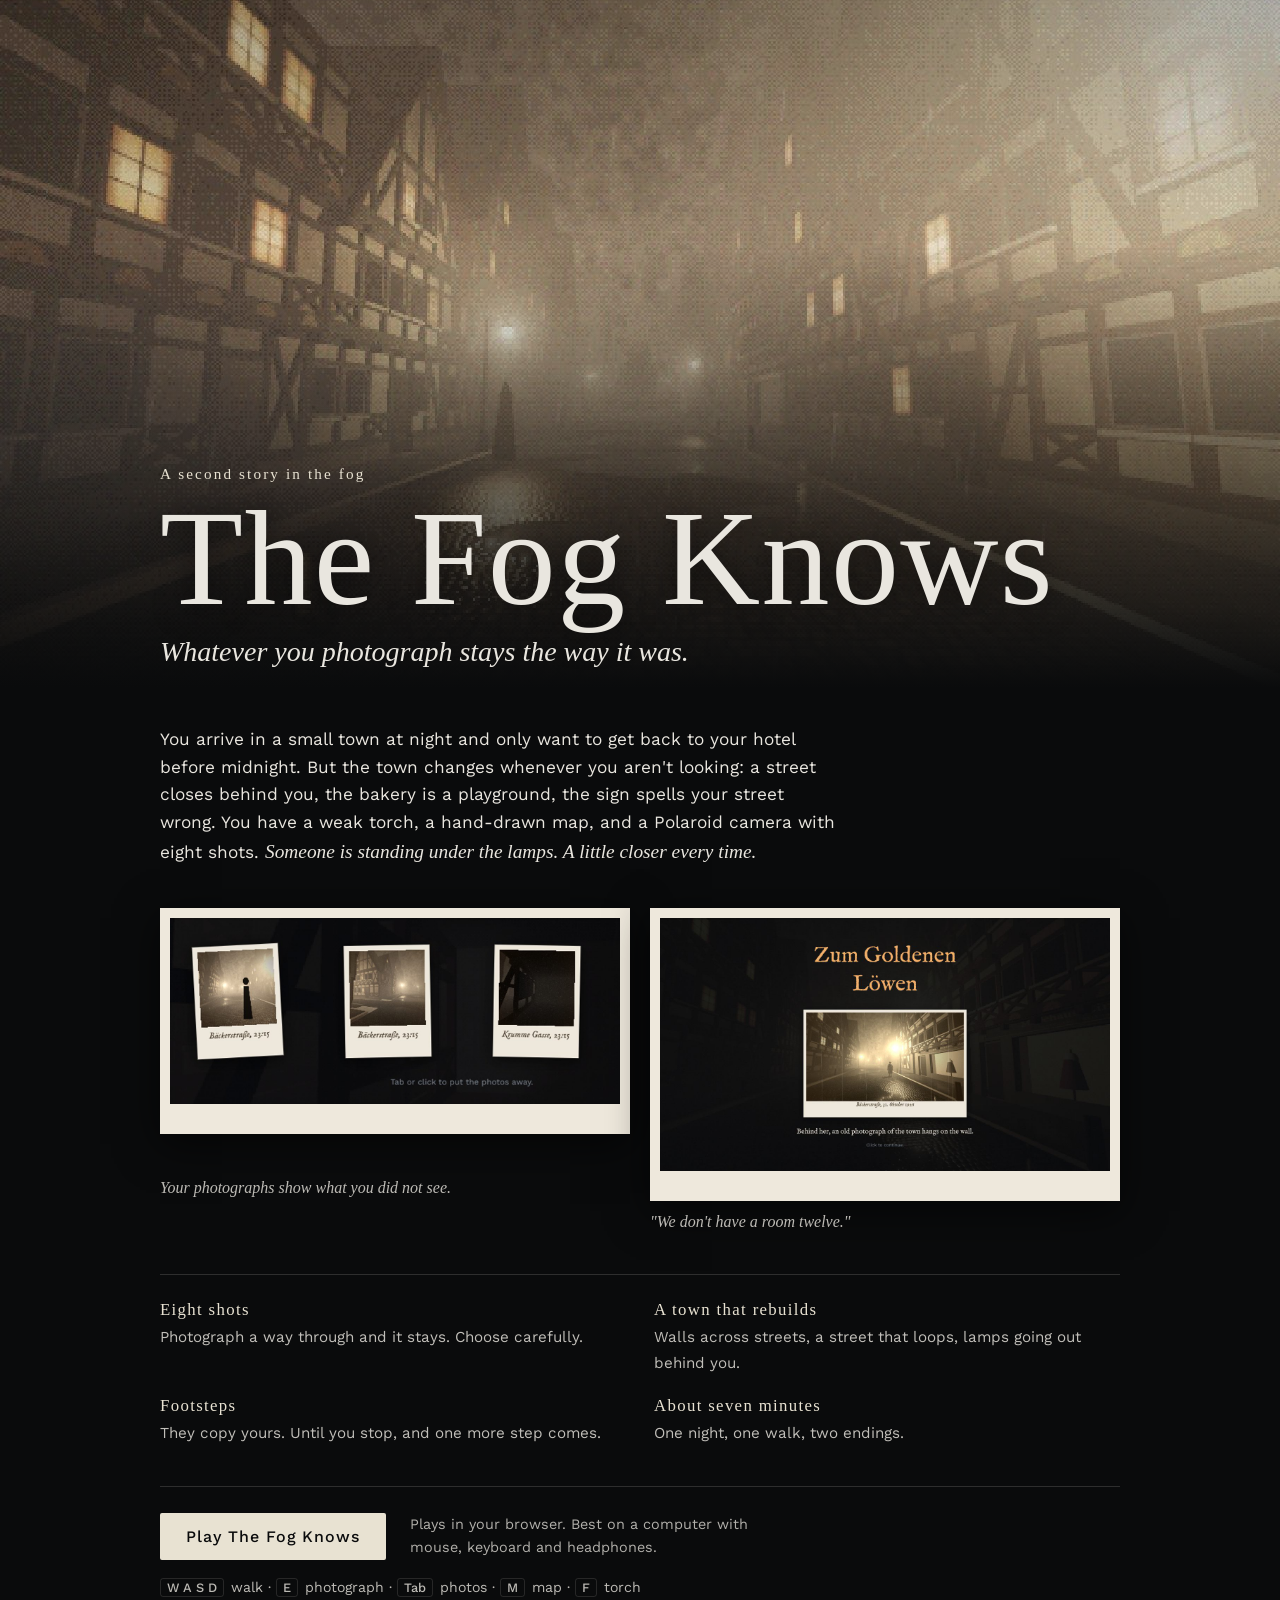
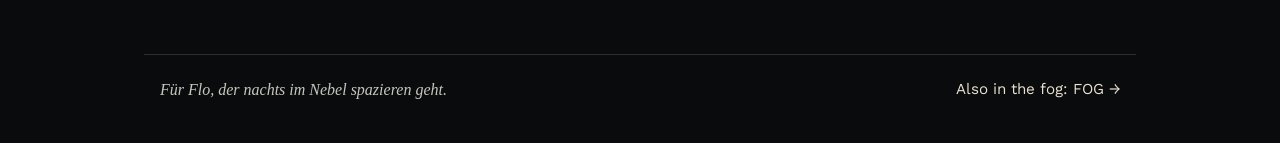
<file: the-fog-knows/index.html>
<!doctype html>
<html lang="en">
<head>
<meta charset="utf-8">
<meta name="viewport" content="width=device-width, initial-scale=1, viewport-fit=cover">
<title>The Fog Knows</title>
<meta name="description" content="Find your hotel before midnight in a foggy town that rebuilds itself when you are not looking. For Flo.">
<meta name="claude:viewport-fit-sides" content="cover">
<link rel="preconnect" href="https://fonts.googleapis.com"><link rel="preconnect" href="https://fonts.gstatic.com" crossorigin><link rel="stylesheet" href="https://fonts.googleapis.com/css2?family=IM+Fell+English:ital@0;1&family=IM+Fell+English+SC&family=Work+Sans:wght@400;500&display=swap">
<style>
/* One committed dark look per game: a full-bleed still under drifting fog, then a short column. */
:root{
  --night:#0a0b0c; --ink:#e9e6df; --mist:rgba(200,205,212,.16); --accent:#e8e2d2; --rule:rgba(233,230,223,.16);
  --display:"IM Fell English","Iowan Old Style","Palatino Linotype",Georgia,serif;
  --caps:"IM Fell English SC","IM Fell English",Georgia,serif;
  --body:"Work Sans","Helvetica Neue",Arial,sans-serif;
  color-scheme:dark;
}
*{box-sizing:border-box}
body{margin:0;background:var(--night);color:var(--ink);font:16px/1.6 var(--body);-webkit-font-smoothing:antialiased}
.hero{position:relative;min-height:min(78vh,760px);display:grid;align-items:end;overflow:hidden;isolation:isolate}
.hero img{position:absolute;inset:0;width:100%;height:100%;object-fit:cover;z-index:-2;filter:saturate(.85)}
.hero::after{content:"";position:absolute;inset:0;z-index:-1;background:linear-gradient(to bottom,rgba(0,0,0,.15) 0%,rgba(0,0,0,0) 35%,var(--night) 98%)}
.fog{position:absolute;inset:-20% -40%;z-index:-1;pointer-events:none;opacity:.55;background:
  radial-gradient(40% 30% at 20% 60%,var(--mist),transparent 70%),
  radial-gradient(35% 25% at 70% 40%,var(--mist),transparent 70%),
  radial-gradient(50% 30% at 50% 85%,var(--mist),transparent 70%);
  animation:drift 38s ease-in-out infinite alternate}
@keyframes drift{from{transform:translateX(-6%)}to{transform:translateX(6%)}}
@media (prefers-reduced-motion:reduce){.fog{animation:none}}
.wrap{width:100%;max-width:62rem;margin:0 auto;padding-left:max(16px,env(safe-area-inset-left,0px));padding-right:max(16px,env(safe-area-inset-right,0px))}
.hero .wrap{padding-block:0 32px}
.eyebrow{font-family:var(--caps);letter-spacing:.14em;font-size:.95rem;color:var(--accent)}
h1{font-family:var(--display);font-weight:400;font-size:clamp(3.6rem,13vw,8.5rem);line-height:.86;margin:.1em 0 .12em;letter-spacing:.01em;text-wrap:balance;text-shadow:0 2px 30px rgba(0,0,0,.6)}
.tagline{font-family:var(--display);font-style:italic;font-size:clamp(1.25rem,3.4vw,1.75rem);line-height:1.3;margin:0;max-width:34rem;text-wrap:balance}
main .wrap{display:grid;gap:40px;padding-block:24px 56px}
.lede{font-size:1.08rem;max-width:62ch;margin:0;color:var(--ink)}
.lede em{font-family:var(--display);font-size:1.12em}
.stills{display:grid;grid-template-columns:repeat(auto-fit,minmax(min(100%,22rem),1fr));gap:20px;margin:0}
.stills figure{margin:0;display:grid;gap:8px;min-width:0}
.stills img{width:100%;height:auto;display:block;background:#eee8dc;padding:10px 10px 30px;box-shadow:0 10px 40px rgba(0,0,0,.6)}
.stills figcaption{font-family:var(--display);font-style:italic;color:var(--mist2,var(--ink));opacity:.8;font-size:1rem}
.facts{list-style:none;margin:0;padding:0;display:grid;grid-template-columns:repeat(auto-fit,minmax(min(100%,22rem),1fr));gap:18px 28px;border-top:1px solid var(--rule);padding-top:22px}
.facts li{min-width:0}
.facts b{display:block;font-family:var(--caps);font-weight:400;letter-spacing:.08em;color:var(--accent);font-size:1.05rem}
.facts span{color:var(--ink);opacity:.82;font-size:.95rem}
.play{display:flex;flex-wrap:wrap;align-items:center;gap:16px 24px;border-top:1px solid var(--rule);padding-top:26px}
.btn{display:inline-block;font:500 1rem var(--body);letter-spacing:.06em;color:var(--night);background:var(--accent);text-decoration:none;padding:14px 26px;border-radius:2px}
.btn:hover{filter:brightness(1.08)}
.btn:focus-visible,.other:focus-visible{outline:2px solid var(--ink);outline-offset:3px}
.need{margin:0;font-size:.9rem;opacity:.75;max-width:40ch}
.keys{font-size:.88rem;opacity:.8;margin:0}
.keys kbd{font:500 .8rem var(--body);border:1px solid var(--rule);border-radius:3px;padding:1px 6px;margin-right:2px}
footer .wrap{display:flex;flex-wrap:wrap;justify-content:space-between;gap:12px;padding-block:22px 40px;border-top:1px solid var(--rule)}
.dedication{font-family:var(--display);font-style:italic;margin:0;opacity:.85}
.other{color:var(--accent);text-decoration:none;font-size:.95rem}
</style>
</head>
<body>
<header class="hero">
  <img src="[data-uri]" alt="A foggy street at night; far down it, a dark hooded figure stands under a lamp.">
  <div class="fog" aria-hidden="true"></div>
  <div class="wrap">
    <div class="eyebrow">A second story in the fog</div>
    <h1>The Fog Knows</h1>
    <p class="tagline">Whatever you photograph stays the way it was.</p>
  </div>
</header>
<main>
  <div class="wrap">
    <p class="lede">You arrive in a small town at night and only want to get back to your hotel before midnight. But the town changes whenever you aren't looking: a street closes behind you, the bakery is a playground, the sign spells your street wrong. You have a weak torch, a hand-drawn map, and a Polaroid camera with eight shots. <em>Someone is standing under the lamps. A little closer every time.</em></p>
    <div class="stills"><figure><img src="[data-uri]" alt="Three Polaroids on a dark table; in the first, a dark figure stands in the street." loading="lazy"><figcaption>Your photographs show what you did not see.</figcaption></figure><figure><img src="[data-uri]" alt="The hotel desk: an old photograph of the street from 1926, with a figure under the streetlight." loading="lazy"><figcaption>"We don't have a room twelve."</figcaption></figure></div>
    <ul class="facts"><li><b>Eight shots</b><span>Photograph a way through and it stays. Choose carefully.</span></li><li><b>A town that rebuilds</b><span>Walls across streets, a street that loops, lamps going out behind you.</span></li><li><b>Footsteps</b><span>They copy yours. Until you stop, and one more step comes.</span></li><li><b>About seven minutes</b><span>One night, one walk, two endings.</span></li></ul>
    <div class="play">
      <a class="btn" href="play.html">Play The Fog Knows</a>
      <p class="need">Plays in your browser. Best on a computer with mouse, keyboard and headphones.</p>
      <p class="keys"><kbd>W A S D</kbd> walk · <kbd>E</kbd> photograph · <kbd>Tab</kbd> photos · <kbd>M</kbd> map · <kbd>F</kbd> torch</p>
    </div>
  </div>
</main>
<footer><div class="wrap"><p class="dedication">Für Flo, der nachts im Nebel spazieren geht.</p><a class="other" href="../fog/index.html">Also in the fog: FOG →</a></div></footer>
</body>
</html>
</file>
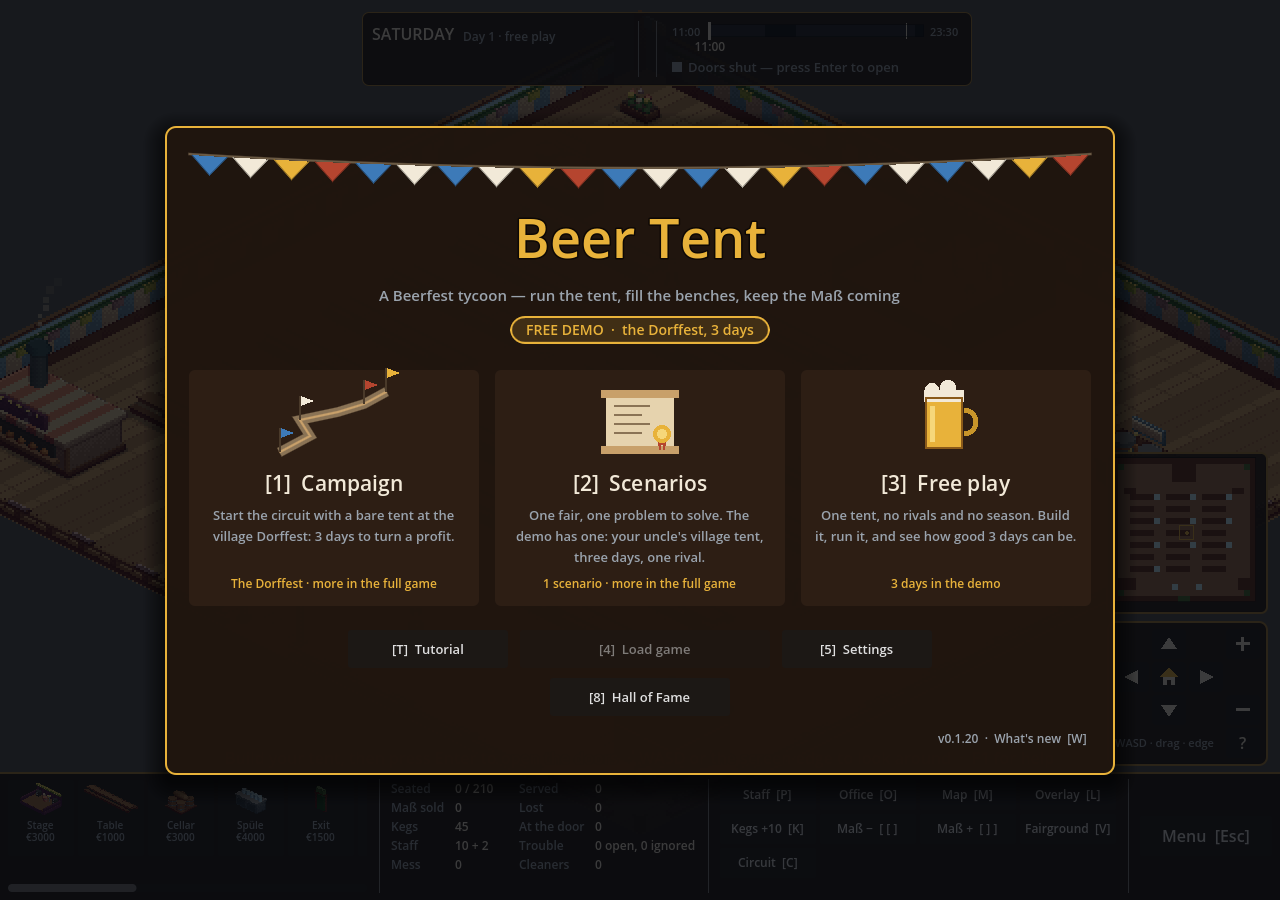
<file: beertent/demo/index.html>
<!DOCTYPE html>
<html lang="en">
	<head>
		<meta charset="utf-8">
		<meta name="viewport" content="width=device-width, user-scalable=no, initial-scale=1.0">
		<title>Beer Tent</title>
		<style>
html, body, #canvas {
	margin: 0;
	padding: 0;
	border: 0;
}

body {
	color: white;
	background-color: black;
	overflow: hidden;
	touch-action: none;
}

#canvas {
	display: block;
}

#canvas:focus {
	outline: none;
}

#status, #status-splash, #status-progress {
	position: absolute;
	left: 0;
	right: 0;
}

#status, #status-splash {
	top: 0;
	bottom: 0;
}

#status {
	background-color: #150f09;
	display: flex;
	flex-direction: column;
	justify-content: center;
	align-items: center;
	visibility: hidden;
}

#status-splash {
	max-height: 100%;
	max-width: 100%;
	margin: auto;
}

#status-splash.show-image--false {
	display: none;
}

#status-splash.fullsize--true {
	height: 100%;
	width: 100%;
	object-fit: contain;
}

#status-splash.use-filter--false {
	image-rendering: pixelated;
}

#status-progress, #status-notice {
	display: none;
}

#status-progress {
	bottom: 10%;
	width: 50%;
	margin: 0 auto;
}

#status-notice {
	background-color: #5b3943;
	border-radius: 0.5rem;
	border: 1px solid #9b3943;
	color: #e0e0e0;
	font-family: 'Noto Sans', 'Droid Sans', Arial, sans-serif;
	line-height: 1.3;
	margin: 0 2rem;
	overflow: hidden;
	padding: 1rem;
	text-align: center;
	z-index: 1;
}
		</style>
		<link id="-gd-engine-icon" rel="icon" type="image/png" href="index.icon.png" />
<link rel="apple-touch-icon" href="index.apple-touch-icon.png"/>

	</head>
	<body>
		<canvas id="canvas">
			Your browser does not support the canvas tag.
		</canvas>

		<noscript>
			Your browser does not support JavaScript.
		</noscript>

		<div id="status">
			<img id="status-splash" class="show-image--true fullsize--false use-filter--true" src="index.png" alt="">
			<progress id="status-progress"></progress>
			<div id="status-notice"></div>
		</div>

		<script src="index.js"></script>
		<script>
const GODOT_CONFIG = {"args":[],"canvasResizePolicy":2,"emscriptenPoolSize":8,"ensureCrossOriginIsolationHeaders":true,"executable":"index","experimentalVK":false,"fileSizes":{"index.pck":15165748,"index.wasm":39514754},"focusCanvas":true,"gdextensionLibs":[],"godotPoolSize":4};
const GODOT_THREADS_ENABLED = false;
const engine = new Engine(GODOT_CONFIG);

(function () {
	const statusOverlay = document.getElementById('status');
	const statusProgress = document.getElementById('status-progress');
	const statusNotice = document.getElementById('status-notice');

	let initializing = true;
	let statusMode = '';

	function setStatusMode(mode) {
		if (statusMode === mode || !initializing) {
			return;
		}
		if (mode === 'hidden') {
			statusOverlay.remove();
			initializing = false;
			return;
		}
		statusOverlay.style.visibility = 'visible';
		statusProgress.style.display = mode === 'progress' ? 'block' : 'none';
		statusNotice.style.display = mode === 'notice' ? 'block' : 'none';
		statusMode = mode;
	}

	function setStatusNotice(text) {
		while (statusNotice.lastChild) {
			statusNotice.removeChild(statusNotice.lastChild);
		}
		const lines = text.split('\n');
		lines.forEach((line) => {
			statusNotice.appendChild(document.createTextNode(line));
			statusNotice.appendChild(document.createElement('br'));
		});
	}

	function displayFailureNotice(err) {
		console.error(err);
		if (err instanceof Error) {
			setStatusNotice(err.message);
		} else if (typeof err === 'string') {
			setStatusNotice(err);
		} else {
			setStatusNotice('An unknown error occurred.');
		}
		setStatusMode('notice');
		initializing = false;
	}

	const missing = Engine.getMissingFeatures({
		threads: GODOT_THREADS_ENABLED,
	});

	if (missing.length !== 0) {
		if (GODOT_CONFIG['serviceWorker'] && GODOT_CONFIG['ensureCrossOriginIsolationHeaders'] && 'serviceWorker' in navigator) {
			let serviceWorkerRegistrationPromise;
			try {
				serviceWorkerRegistrationPromise = navigator.serviceWorker.getRegistration();
			} catch (err) {
				serviceWorkerRegistrationPromise = Promise.reject(new Error('Service worker registration failed.'));
			}
			// There's a chance that installing the service worker would fix the issue
			Promise.race([
				serviceWorkerRegistrationPromise.then((registration) => {
					if (registration != null) {
						return Promise.reject(new Error('Service worker already exists.'));
					}
					return registration;
				}).then(() => engine.installServiceWorker()),
				// For some reason, `getRegistration()` can stall
				new Promise((resolve) => {
					setTimeout(() => resolve(), 2000);
				}),
			]).then(() => {
				// Reload if there was no error.
				window.location.reload();
			}).catch((err) => {
				console.error('Error while registering service worker:', err);
			});
		} else {
			// Display the message as usual
			const missingMsg = 'Error\nThe following features required to run Godot projects on the Web are missing:\n';
			displayFailureNotice(missingMsg + missing.join('\n'));
		}
	} else {
		setStatusMode('progress');
		engine.startGame({
			'onProgress': function (current, total) {
				if (current > 0 && total > 0) {
					statusProgress.value = current;
					statusProgress.max = total;
				} else {
					statusProgress.removeAttribute('value');
					statusProgress.removeAttribute('max');
				}
			},
		}).then(() => {
			setStatusMode('hidden');
		}, displayFailureNotice);
	}
}());
		</script>
	</body>
</html>
</file>
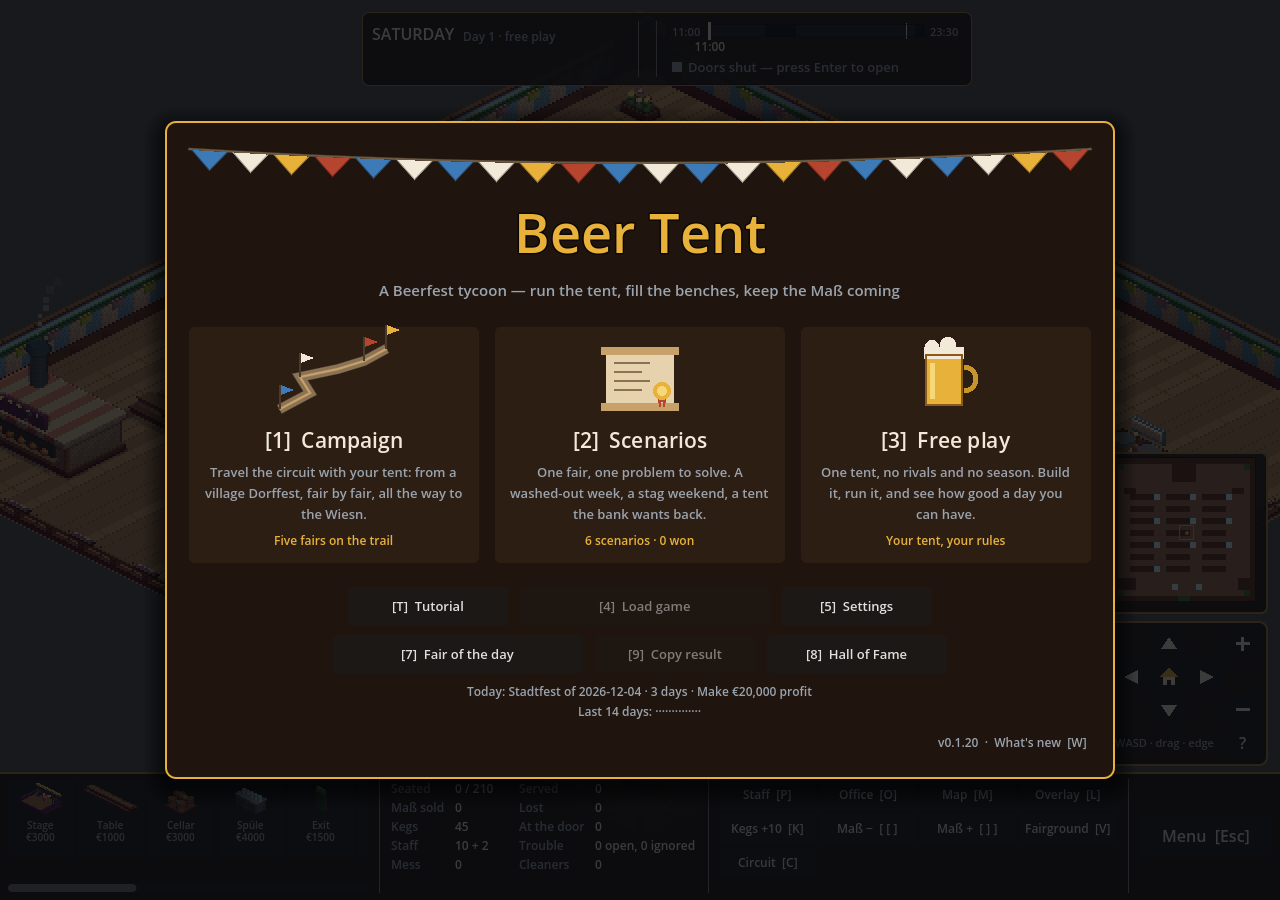
<file: beertent/full/index.html>
<!DOCTYPE html>
<html lang="en">
	<head>
		<meta charset="utf-8">
		<meta name="viewport" content="width=device-width, user-scalable=no, initial-scale=1.0">
		<title>Beer Tent</title>
		<style>
html, body, #canvas {
	margin: 0;
	padding: 0;
	border: 0;
}

body {
	color: white;
	background-color: black;
	overflow: hidden;
	touch-action: none;
}

#canvas {
	display: block;
}

#canvas:focus {
	outline: none;
}

#status, #status-splash, #status-progress {
	position: absolute;
	left: 0;
	right: 0;
}

#status, #status-splash {
	top: 0;
	bottom: 0;
}

#status {
	background-color: #150f09;
	display: flex;
	flex-direction: column;
	justify-content: center;
	align-items: center;
	visibility: hidden;
}

#status-splash {
	max-height: 100%;
	max-width: 100%;
	margin: auto;
}

#status-splash.show-image--false {
	display: none;
}

#status-splash.fullsize--true {
	height: 100%;
	width: 100%;
	object-fit: contain;
}

#status-splash.use-filter--false {
	image-rendering: pixelated;
}

#status-progress, #status-notice {
	display: none;
}

#status-progress {
	bottom: 10%;
	width: 50%;
	margin: 0 auto;
}

#status-notice {
	background-color: #5b3943;
	border-radius: 0.5rem;
	border: 1px solid #9b3943;
	color: #e0e0e0;
	font-family: 'Noto Sans', 'Droid Sans', Arial, sans-serif;
	line-height: 1.3;
	margin: 0 2rem;
	overflow: hidden;
	padding: 1rem;
	text-align: center;
	z-index: 1;
}
		</style>
		<link id="-gd-engine-icon" rel="icon" type="image/png" href="index.icon.png" />
<link rel="apple-touch-icon" href="index.apple-touch-icon.png"/>

	</head>
	<body>
		<canvas id="canvas">
			Your browser does not support the canvas tag.
		</canvas>

		<noscript>
			Your browser does not support JavaScript.
		</noscript>

		<div id="status">
			<img id="status-splash" class="show-image--true fullsize--false use-filter--true" src="index.png" alt="">
			<progress id="status-progress"></progress>
			<div id="status-notice"></div>
		</div>

		<script src="index.js"></script>
		<script>
const GODOT_CONFIG = {"args":[],"canvasResizePolicy":2,"emscriptenPoolSize":8,"ensureCrossOriginIsolationHeaders":true,"executable":"index","experimentalVK":false,"fileSizes":{"index.pck":15171368,"index.wasm":39514754},"focusCanvas":true,"gdextensionLibs":[],"godotPoolSize":4};
const GODOT_THREADS_ENABLED = false;
const engine = new Engine(GODOT_CONFIG);

(function () {
	const statusOverlay = document.getElementById('status');
	const statusProgress = document.getElementById('status-progress');
	const statusNotice = document.getElementById('status-notice');

	let initializing = true;
	let statusMode = '';

	function setStatusMode(mode) {
		if (statusMode === mode || !initializing) {
			return;
		}
		if (mode === 'hidden') {
			statusOverlay.remove();
			initializing = false;
			return;
		}
		statusOverlay.style.visibility = 'visible';
		statusProgress.style.display = mode === 'progress' ? 'block' : 'none';
		statusNotice.style.display = mode === 'notice' ? 'block' : 'none';
		statusMode = mode;
	}

	function setStatusNotice(text) {
		while (statusNotice.lastChild) {
			statusNotice.removeChild(statusNotice.lastChild);
		}
		const lines = text.split('\n');
		lines.forEach((line) => {
			statusNotice.appendChild(document.createTextNode(line));
			statusNotice.appendChild(document.createElement('br'));
		});
	}

	function displayFailureNotice(err) {
		console.error(err);
		if (err instanceof Error) {
			setStatusNotice(err.message);
		} else if (typeof err === 'string') {
			setStatusNotice(err);
		} else {
			setStatusNotice('An unknown error occurred.');
		}
		setStatusMode('notice');
		initializing = false;
	}

	const missing = Engine.getMissingFeatures({
		threads: GODOT_THREADS_ENABLED,
	});

	if (missing.length !== 0) {
		if (GODOT_CONFIG['serviceWorker'] && GODOT_CONFIG['ensureCrossOriginIsolationHeaders'] && 'serviceWorker' in navigator) {
			let serviceWorkerRegistrationPromise;
			try {
				serviceWorkerRegistrationPromise = navigator.serviceWorker.getRegistration();
			} catch (err) {
				serviceWorkerRegistrationPromise = Promise.reject(new Error('Service worker registration failed.'));
			}
			// There's a chance that installing the service worker would fix the issue
			Promise.race([
				serviceWorkerRegistrationPromise.then((registration) => {
					if (registration != null) {
						return Promise.reject(new Error('Service worker already exists.'));
					}
					return registration;
				}).then(() => engine.installServiceWorker()),
				// For some reason, `getRegistration()` can stall
				new Promise((resolve) => {
					setTimeout(() => resolve(), 2000);
				}),
			]).then(() => {
				// Reload if there was no error.
				window.location.reload();
			}).catch((err) => {
				console.error('Error while registering service worker:', err);
			});
		} else {
			// Display the message as usual
			const missingMsg = 'Error\nThe following features required to run Godot projects on the Web are missing:\n';
			displayFailureNotice(missingMsg + missing.join('\n'));
		}
	} else {
		setStatusMode('progress');
		engine.startGame({
			'onProgress': function (current, total) {
				if (current > 0 && total > 0) {
					statusProgress.value = current;
					statusProgress.max = total;
				} else {
					statusProgress.removeAttribute('value');
					statusProgress.removeAttribute('max');
				}
			},
		}).then(() => {
			setStatusMode('hidden');
		}, displayFailureNotice);
	}
}());
		</script>
	</body>
</html>
</file>
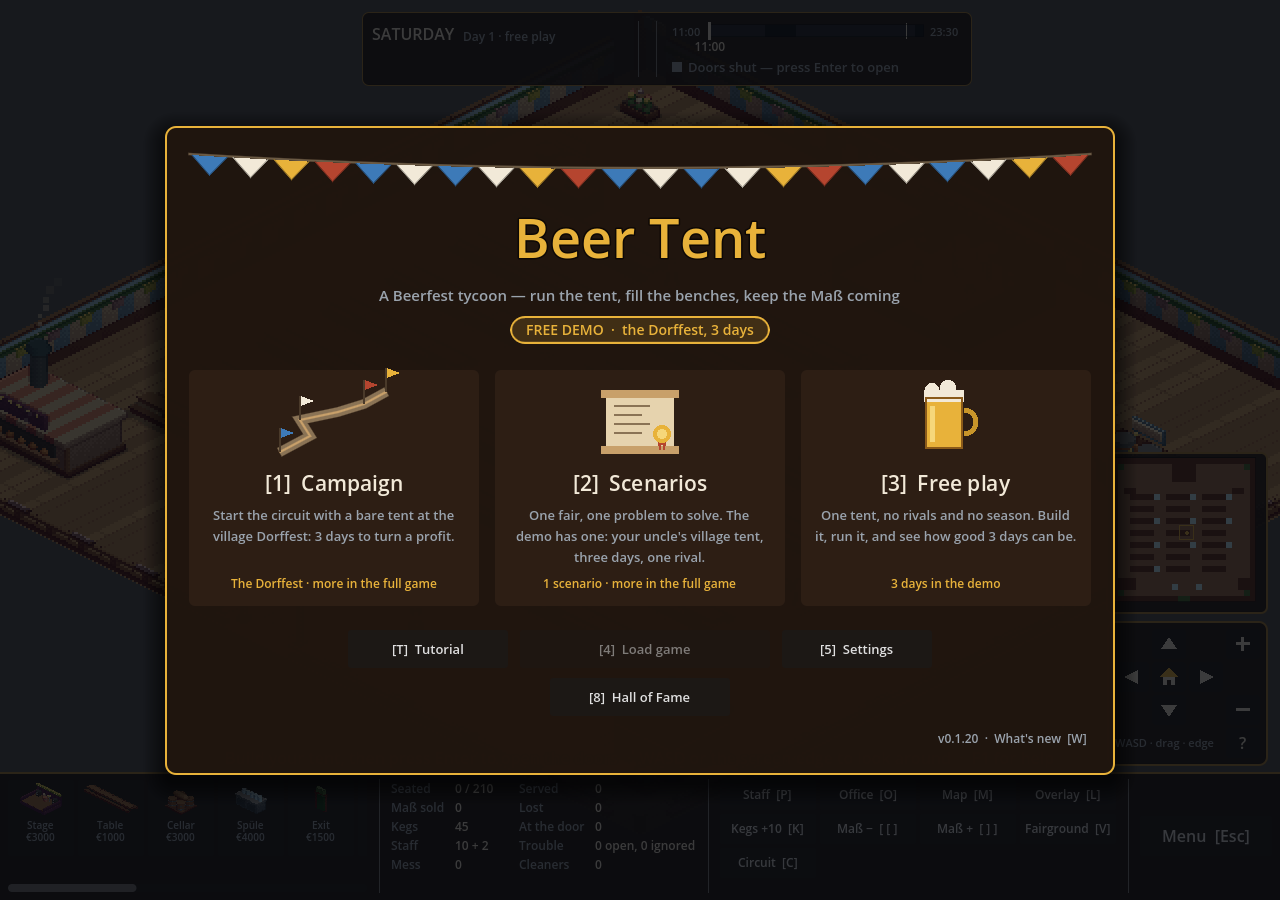
<file: beertent/play/index.html>
<!DOCTYPE html>
<html lang="en">
<head>
  <meta charset="utf-8" />
  <meta name="viewport" content="width=device-width, initial-scale=1" />
  <title>Redirecting to Beer Tent</title>
  <meta name="robots" content="noindex" />
  <link rel="canonical" href="https://bjoernoest.dk/beertent/demo/" />
  <meta http-equiv="refresh" content="0; url=/beertent/demo/" />
  <script>location.replace("/beertent/demo/" + location.search + location.hash);</script>
</head>
<body>
  <p>This page has moved to <a href="/beertent/demo/">/beertent/demo/</a>.</p>
</body>
</html>
</file>
<file: style.css>
:root {
  --paper: #f6f4ef;
  --paper-2: #eeebe3;
  --ink: #16181d;
  --ink-2: #353a44;
  --muted: #5d6370;
  --rule: #d9d4c8;
  --accent: #1f4a8a;
  --on-ink-accent: #a9c1ee;
  --graph-line: #bdb7aa;

  --serif: "Iowan Old Style", "Charter", "Sitka Text", Cambria, Georgia, "Liberation Serif", serif;
  --sans: system-ui, -apple-system, "Segoe UI", Roboto, "Helvetica Neue", Arial, sans-serif;
  --mono: ui-monospace, "SF Mono", "Cascadia Mono", "Roboto Mono", Menlo, Consolas, monospace;

  --header-h: 64px;
}

@media (prefers-color-scheme: dark) {
  :root {
    --paper: #12151b;
    --paper-2: #181c23;
    --ink: #ecebe6;
    --ink-2: #c8c9c6;
    --muted: #9ba1ac;
    --rule: #2c313a;
    --accent: #93b3ec;
    --on-ink-accent: #1f4a8a;
    --graph-line: #3b424e;
  }
}

*,
*::before,
*::after {
  box-sizing: border-box;
}

html {
  color-scheme: light dark;
  -webkit-text-size-adjust: 100%;
}

@media (prefers-reduced-motion: no-preference) {
  html {
    scroll-behavior: smooth;
  }
}

body {
  margin: 0;
  background: var(--paper);
  color: var(--ink-2);
  font: 400 1.0625rem/1.65 var(--sans);
  -webkit-font-smoothing: antialiased;
}

img,
svg {
  max-width: 100%;
}

h1,
h2,
h3,
h4 {
  margin: 0;
  color: var(--ink);
  font-family: var(--serif);
  font-weight: 500;
  line-height: 1.15;
  letter-spacing: -0.01em;
}

p {
  margin: 0;
}

a {
  color: var(--accent);
  text-decoration: underline;
  text-decoration-thickness: 1px;
  text-underline-offset: 3px;
  transition: color 0.15s ease, text-decoration-color 0.15s ease, border-color 0.15s ease, background-color 0.15s ease;
}

:focus-visible {
  outline: 2px solid var(--accent);
  outline-offset: 3px;
  border-radius: 2px;
}

.container {
  width: min(1120px, 100% - 48px);
  margin-inline: auto;
}

.skip-link {
  position: absolute;
  left: -999px;
  top: 12px;
  z-index: 20;
  padding: 10px 14px;
  background: var(--ink);
  color: var(--paper);
}

.skip-link:focus {
  left: 12px;
}

/* Header */

.site-header {
  position: sticky;
  top: 0;
  z-index: 10;
  background: var(--paper);
  background: color-mix(in srgb, var(--paper) 90%, transparent);
  backdrop-filter: blur(10px);
  -webkit-backdrop-filter: blur(10px);
  border-bottom: 1px solid var(--rule);
}

.nav {
  position: relative;
  display: flex;
  align-items: center;
  justify-content: space-between;
  gap: 24px;
  min-height: var(--header-h);
}

.brand {
  color: var(--ink);
  font-family: var(--serif);
  font-size: 1.15rem;
  font-weight: 600;
  letter-spacing: -0.01em;
  text-decoration: none;
}

.nav-links {
  display: flex;
  align-items: center;
  gap: 26px;
  font-size: 0.92rem;
}

.nav-links a {
  padding: 4px 0;
  border-bottom: 1px solid transparent;
  color: var(--muted);
  text-decoration: none;
}

.nav-links a:hover,
.nav-links a[aria-current="true"] {
  color: var(--ink);
  border-bottom-color: var(--accent);
}

.nav-toggle {
  display: none;
  flex-direction: column;
  justify-content: center;
  align-items: center;
  gap: 5px;
  width: 40px;
  height: 40px;
  padding: 0;
  border: 0;
  background: transparent;
  cursor: pointer;
}

.nav-toggle span {
  width: 22px;
  height: 2px;
  background: var(--ink);
  transition: transform 0.2s ease, opacity 0.2s ease;
}

.nav-toggle.open span:nth-child(1) {
  transform: translateY(7px) rotate(45deg);
}

.nav-toggle.open span:nth-child(2) {
  opacity: 0;
}

.nav-toggle.open span:nth-child(3) {
  transform: translateY(-7px) rotate(-45deg);
}

/* Hero */

.hero {
  padding: 88px 0 96px;
}

.hero-grid {
  display: grid;
  grid-template-columns: minmax(0, 1.1fr) minmax(0, 0.9fr);
  gap: 56px;
  align-items: center;
}

.kicker {
  margin-bottom: 22px;
  color: var(--muted);
  font-family: var(--mono);
  font-size: 0.8rem;
  letter-spacing: 0.02em;
}

h1 {
  font-size: clamp(2.1rem, 5vw, 3.9rem);
  line-height: 1.02;
  letter-spacing: -0.02em;
}

.lead {
  max-width: 38ch;
  margin-top: 26px;
  color: var(--ink);
  font-family: var(--serif);
  font-size: clamp(1.25rem, 2.1vw, 1.6rem);
  line-height: 1.4;
}

.hero-current {
  max-width: 52ch;
  margin-top: 18px;
  color: var(--muted);
}

.hero-actions {
  display: flex;
  flex-wrap: wrap;
  align-items: center;
  gap: 14px 26px;
  margin-top: 34px;
}

.button {
  display: inline-flex;
  align-items: center;
  min-height: 46px;
  padding: 0 22px;
  border-radius: 3px;
  background: var(--ink);
  color: var(--paper);
  font-size: 0.95rem;
  font-weight: 600;
  text-decoration: none;
}

.button:hover {
  background: var(--accent);
  color: var(--paper);
}

.link-out {
  border-bottom: 1px solid var(--rule);
  color: var(--ink);
  font-weight: 550;
  text-decoration: none;
}

.link-out::after {
  content: " ↗";
  color: var(--muted);
}

.link-out:hover {
  border-bottom-color: var(--accent);
  color: var(--accent);
}

.hero-figure {
  margin: 0;
}

.hero-figure figcaption {
  margin-top: 12px;
  color: var(--muted);
  font-family: var(--mono);
  font-size: 0.74rem;
  line-height: 1.5;
}

/* Network graphic */

.graph {
  display: block;
  width: 100%;
  height: auto;
  overflow: visible;
}

.graph .edges line {
  stroke: var(--graph-line);
  stroke-width: 1;
}

.graph .route {
  fill: none;
  stroke: var(--accent);
  stroke-width: 1.5;
  stroke-dasharray: 5 7;
}

.graph .node-small {
  fill: var(--graph-line);
}

.graph .node {
  fill: var(--paper);
  stroke: var(--ink-2);
  stroke-width: 1.2;
}

.graph .node-key {
  fill: var(--paper);
  stroke: var(--accent);
  stroke-width: 1.5;
}

.graph .node-core {
  fill: var(--accent);
}

.graph .pulse {
  fill: none;
  stroke: var(--accent);
  stroke-width: 1;
  opacity: 0;
  transform-box: fill-box;
  transform-origin: center;
}

.graph text {
  fill: var(--muted);
  font-family: var(--sans);
  font-size: 12.5px;
  text-anchor: middle;
  paint-order: stroke;
  stroke: var(--paper);
  stroke-width: 5px;
  stroke-linejoin: round;
}

.graph .label-core {
  fill: var(--accent);
  font-weight: 600;
}

@media (prefers-reduced-motion: no-preference) {
  .graph .route {
    animation: flow 14s linear infinite;
  }

  .graph .pulse {
    animation: pulse 4s ease-out infinite;
  }
}

@keyframes flow {
  to {
    stroke-dashoffset: -240;
  }
}

@keyframes pulse {
  0% {
    opacity: 0.6;
    transform: scale(1);
  }
  100% {
    opacity: 0;
    transform: scale(2.6);
  }
}

/* Sections */

.section {
  padding: 80px 0;
  border-top: 1px solid var(--rule);
  scroll-margin-top: var(--header-h);
}

.section-alt {
  background: var(--paper-2);
}

.section-grid {
  display: grid;
  grid-template-columns: 170px minmax(0, 1fr);
  gap: 48px;
}

.section-label {
  position: sticky;
  top: calc(var(--header-h) + 32px);
  align-self: start;
  padding-top: 12px;
  color: var(--muted);
  font-family: var(--mono);
  font-size: 0.76rem;
  letter-spacing: 0.06em;
  text-transform: uppercase;
}

.section-num {
  margin-right: 8px;
  color: var(--accent);
}

.section-title {
  margin-bottom: 36px;
  font-size: clamp(1.75rem, 3vw, 2.4rem);
}

.prose p {
  max-width: 64ch;
}

.prose p + p {
  margin-top: 1em;
}

/* Impact */

.stats {
  display: grid;
  grid-template-columns: repeat(4, minmax(0, 1fr));
  margin: 0 0 52px;
  padding: 0;
  list-style: none;
  border-top: 1px solid var(--ink);
  border-bottom: 1px solid var(--rule);
}

.stats li {
  padding: 22px 20px 24px 0;
}

.stats li + li {
  padding-left: 20px;
  border-left: 1px solid var(--rule);
}

.stat-num {
  display: block;
  color: var(--ink);
  font-family: var(--serif);
  font-size: clamp(2.2rem, 4vw, 3rem);
  line-height: 1;
  letter-spacing: -0.02em;
}

.stat-label {
  display: block;
  margin-top: 10px;
  color: var(--muted);
  font-size: 0.88rem;
  line-height: 1.45;
}

.achievements {
  display: grid;
  grid-template-columns: repeat(2, minmax(0, 1fr));
  gap: 36px 48px;
  margin: 0;
  padding: 0;
  list-style: none;
}

.achievements li {
  padding-top: 16px;
  border-top: 1px solid var(--rule);
}

.achievements h3 {
  margin-bottom: 8px;
  font-size: 1.25rem;
}

.pillar-tag {
  margin-bottom: 6px;
  color: var(--accent);
  font-family: var(--mono);
  font-size: 0.74rem;
  letter-spacing: 0.06em;
  text-transform: uppercase;
}

/* Experience */

.org + .org {
  margin-top: 40px;
  padding-top: 40px;
  border-top: 1px solid var(--rule);
}

.org-head {
  display: flex;
  flex-wrap: wrap;
  align-items: baseline;
  justify-content: space-between;
  gap: 6px 24px;
  margin-bottom: 20px;
}

.org-head h3 {
  font-size: 1.45rem;
}

.dates {
  color: var(--muted);
  font-family: var(--mono);
  font-size: 0.78rem;
  white-space: nowrap;
}

.roles {
  display: grid;
  gap: 30px;
  margin: 0;
  padding: 0 0 0 24px;
  list-style: none;
  border-left: 1px solid var(--rule);
}

.role {
  position: relative;
}

.role::before {
  content: "";
  position: absolute;
  top: 0.45em;
  left: -29.5px;
  width: 10px;
  height: 10px;
  border: 1.5px solid var(--accent);
  border-radius: 50%;
  background: var(--paper);
}

.role.current::before {
  background: var(--accent);
}

.role-head {
  display: flex;
  flex-wrap: wrap;
  align-items: baseline;
  justify-content: space-between;
  gap: 4px 20px;
}

.role-head h4 {
  color: var(--ink);
  font-family: var(--sans);
  font-size: 1.02rem;
  font-weight: 650;
  letter-spacing: 0;
}

.role p {
  max-width: 66ch;
  margin-top: 8px;
}

.role ul {
  display: grid;
  gap: 6px;
  max-width: 66ch;
  margin: 12px 0 0;
  padding-left: 1.1em;
}

.role li::marker {
  color: var(--muted);
}

.rows {
  margin: 0;
  padding: 0;
  list-style: none;
}

.rows li {
  display: flex;
  align-items: baseline;
  justify-content: space-between;
  gap: 4px 24px;
  padding: 12px 0;
  border-top: 1px solid var(--rule);
}

.rows li:last-child {
  border-bottom: 1px solid var(--rule);
}

.rows strong {
  color: var(--ink);
  font-weight: 600;
}

.row-note {
  color: var(--muted);
  font-size: 0.92rem;
}

/* Expertise */

.skill-groups {
  display: grid;
  grid-template-columns: repeat(2, minmax(0, 1fr));
  gap: 34px 48px;
}

.skill-group-wide {
  grid-column: 1 / -1;
}

.skill-group h3 {
  margin-bottom: 12px;
  color: var(--ink);
  font-family: var(--sans);
  font-size: 0.95rem;
  font-weight: 650;
  letter-spacing: 0;
}

.tags {
  display: flex;
  flex-wrap: wrap;
  gap: 8px;
  margin: 0;
  padding: 0;
  list-style: none;
}

.tags li {
  padding: 3px 11px;
  border: 1px solid var(--rule);
  border-radius: 999px;
  background: var(--paper);
  color: var(--ink-2);
  font-size: 0.88rem;
}

.languages {
  margin-top: 40px;
  color: var(--muted);
  font-size: 0.95rem;
}

.languages strong {
  color: var(--ink);
  font-weight: 600;
}

/* Publications */

.pubs {
  margin: 0;
  padding: 0;
  list-style: none;
}

.pubs li {
  display: grid;
  grid-template-columns: 150px minmax(0, 1fr);
  gap: 6px 32px;
  padding: 22px 0;
  border-top: 1px solid var(--rule);
}

.pubs li:last-child {
  border-bottom: 1px solid var(--rule);
}

.pub-meta {
  padding-top: 3px;
  color: var(--muted);
  font-family: var(--mono);
  font-size: 0.76rem;
  line-height: 1.55;
}

.pubs h3 {
  font-size: 1.2rem;
  line-height: 1.3;
}

.pubs h3 a {
  color: var(--ink);
  text-decoration-color: transparent;
}

.pubs h3 a:hover {
  color: var(--accent);
  text-decoration-color: currentColor;
}

.pub-detail {
  max-width: 70ch;
  margin-top: 6px;
  color: var(--muted);
  font-size: 0.93rem;
}

.more-link {
  margin-top: 26px;
}

/* Contact */

.section-contact {
  border-top: 0;
  background: var(--ink);
  color: var(--paper);
}

.section-contact .section-label {
  color: var(--paper);
  opacity: 0.65;
}

.section-contact .section-num {
  color: var(--on-ink-accent);
}

.contact-title {
  margin-bottom: 18px;
  color: var(--paper);
  font-size: clamp(2.4rem, 5vw, 3.6rem);
  letter-spacing: -0.02em;
}

.contact-text {
  max-width: 52ch;
  margin-bottom: 32px;
  opacity: 0.8;
}

.button-light {
  background: var(--paper);
  color: var(--ink);
}

.button-light:hover {
  background: var(--on-ink-accent);
  color: var(--ink);
}

.contact-links {
  display: flex;
  flex-wrap: wrap;
  gap: 12px 28px;
  margin: 36px 0 0;
  padding: 0;
  list-style: none;
}

.contact-links a {
  color: var(--paper);
  text-decoration-color: color-mix(in srgb, var(--paper) 35%, transparent);
}

.contact-links a:hover {
  color: var(--on-ink-accent);
  text-decoration-color: currentColor;
}

/* Footer */

.footer {
  padding: 28px 0 40px;
  color: var(--muted);
  font-size: 0.84rem;
}

.footer p + p {
  margin-top: 4px;
}

/* Responsive */

@media (max-width: 900px) {
  .hero-grid {
    grid-template-columns: 1fr;
    gap: 44px;
  }

  .hero-figure {
    max-width: 480px;
  }

  .section-grid {
    grid-template-columns: 1fr;
    gap: 14px;
  }

  .section-label {
    position: static;
    padding-top: 0;
  }

  .stats {
    grid-template-columns: repeat(2, minmax(0, 1fr));
  }

  .stats li:nth-child(odd) {
    padding-left: 0;
    border-left: 0;
  }

  .stats li:nth-child(even) {
    padding-left: 20px;
    border-left: 1px solid var(--rule);
  }

  .stats li:nth-child(n + 3) {
    border-top: 1px solid var(--rule);
  }
}

@media (max-width: 960px) {
  .nav-toggle {
    display: flex;
  }

  .nav-links {
    display: none;
    position: absolute;
    top: 100%;
    left: -24px;
    right: -24px;
    flex-direction: column;
    align-items: flex-start;
    gap: 6px;
    padding: 14px 24px 20px;
    border-bottom: 1px solid var(--rule);
    background: var(--paper);
  }

  .nav-links.open {
    display: flex;
  }

  .nav-links a {
    padding: 8px 0;
    font-size: 1rem;
  }
}

@media (max-width: 640px) {
  body {
    font-size: 1rem;
  }

  .hero {
    padding: 48px 0 64px;
  }

  .section {
    padding: 56px 0;
  }

  .section-title {
    margin-bottom: 28px;
  }

  .graph text {
    font-size: 19px;
  }

  .achievements,
  .skill-groups {
    grid-template-columns: 1fr;
    gap: 28px;
  }

  .pubs li {
    grid-template-columns: 1fr;
  }

  .rows li {
    flex-direction: column;
  }
}
</file>
<file: games/studio.css>
:root {
  --bg: #150f09;
  --bg-2: #1c140c;
  --panel: #251a10;
  --line: #432f1d;
  --line-2: #5c4329;
  --text: #f3e9d6;
  --muted: #bfae8f;
  --gold: #e8b23a;
  --gold-2: #f8d77a;
  --foam: #fff8e7;
  --slab: "Rockwell Nova", Rockwell, "Roboto Slab", "Zilla Slab", "DejaVu Serif", Georgia, serif;
  --sans: system-ui, -apple-system, "Segoe UI", Roboto, "Helvetica Neue", Arial, sans-serif;
  --header-h: 68px;
}

*, *::before, *::after { box-sizing: border-box; }

html { color-scheme: dark; -webkit-text-size-adjust: 100%; scroll-padding-top: var(--header-h); }

@media (prefers-reduced-motion: no-preference) { html { scroll-behavior: smooth; } }

body {
  margin: 0;
  background:
    radial-gradient(ellipse 60% 40% at 80% -5%, rgba(232, 178, 58, 0.14), transparent 70%),
    var(--bg);
  color: var(--text);
  font: 400 1.0625rem/1.65 var(--sans);
  -webkit-font-smoothing: antialiased;
}

img { max-width: 100%; height: auto; display: block; }
p { margin: 0; }
h1, h2, h3 { margin: 0; font-family: var(--slab); font-weight: 800; line-height: 1.08; letter-spacing: 0.005em; }

a { color: var(--gold-2); }
:focus-visible { outline: 3px solid var(--gold-2); outline-offset: 3px; border-radius: 4px; }

.wrap { width: min(1120px, 100% - 40px); margin-inline: auto; }

.skip-link { position: absolute; left: -999px; top: 12px; z-index: 20; padding: 10px 14px; background: var(--gold); color: #1b1206; font-weight: 700; }
.skip-link:focus { left: 12px; }

/* Header */

.site-header {
  position: sticky; top: 0; z-index: 10;
  background: rgba(21, 15, 9, 0.88);
  -webkit-backdrop-filter: blur(10px); backdrop-filter: blur(10px);
  border-bottom: 1px solid var(--line);
}

.bar { display: flex; align-items: center; justify-content: space-between; gap: 20px; min-height: var(--header-h); }

.logo { display: inline-flex; align-items: center; gap: 12px; color: var(--text); text-decoration: none; font-family: var(--slab); font-weight: 800; font-size: 1.12rem; }
.logo img { width: 32px; height: 32px; image-rendering: pixelated; }
.logo b { color: var(--gold); font-weight: 800; }

.bar nav { display: flex; gap: 26px; font-size: 0.95rem; font-weight: 600; }
.bar nav a { color: var(--muted); text-decoration: none; padding: 4px 0; border-bottom: 2px solid transparent; }
.bar nav a:hover { color: var(--text); border-bottom-color: var(--gold); }

/* Buttons and tags */

.btn {
  display: inline-flex; align-items: center; justify-content: center;
  min-height: 48px; padding: 0 24px;
  background: var(--gold); color: #1b1206;
  border: 2px solid var(--gold); border-radius: 6px;
  font-weight: 800; font-size: 0.98rem; text-decoration: none;
  box-shadow: 0 4px 0 #9a6d14;
  transition: transform 0.12s ease, box-shadow 0.12s ease, background-color 0.12s ease;
}
.btn:hover { background: var(--gold-2); border-color: var(--gold-2); transform: translateY(-1px); box-shadow: 0 5px 0 #9a6d14; }
.btn:active { transform: translateY(3px); box-shadow: 0 1px 0 #9a6d14; }

.btn-ghost { background: transparent; color: var(--text); border-color: var(--line-2); box-shadow: none; }
.btn-ghost:hover { background: rgba(255, 248, 231, 0.06); border-color: var(--gold); box-shadow: none; }
.btn-ghost:active { box-shadow: none; transform: translateY(1px); }

.actions { display: flex; flex-wrap: wrap; gap: 16px; }

.tags { display: flex; flex-wrap: wrap; gap: 8px; margin: 0; padding: 0; list-style: none; }
.tags li { padding: 4px 11px; border: 1px solid var(--line-2); border-radius: 999px; color: var(--muted); font-size: 0.8rem; font-weight: 600; }

.eyebrow { color: var(--gold); font-weight: 800; font-size: 0.78rem; letter-spacing: 0.16em; text-transform: uppercase; }

/* Hero */

.hero { padding: 88px 0 96px; }
.hero-grid { display: grid; grid-template-columns: minmax(0, 1fr) 280px; gap: 48px; align-items: center; }
.hero-text { container-type: inline-size; }

.wordmark { margin-top: 18px; font-size: clamp(2.2rem, 8vw, 4.4rem); font-size: clamp(2.2rem, 12cqi, 6.6rem); letter-spacing: -0.01em; }
.wordmark span { display: block; }
.wordmark .drunk { color: var(--gold); }

.hero .lead { margin-top: 26px; max-width: 34ch; color: var(--muted); font-size: clamp(1.15rem, 2vw, 1.4rem); line-height: 1.45; }
.hero .actions { margin-top: 36px; }

.hero-art { display: grid; place-items: center; padding: 28px; border: 1px solid var(--line); background: var(--panel); border-radius: 10px; box-shadow: inset 0 0 0 6px rgba(255, 248, 231, 0.02); }
.hero-art img { width: 100%; max-width: 224px; image-rendering: pixelated; }

@media (prefers-reduced-motion: no-preference) {
  .hero-art img { animation: bob 3.2s steps(4, end) infinite; }
}
@keyframes bob { 0%, 100% { transform: translateY(0); } 50% { transform: translateY(-8px); } }

/* Games */

.section { padding: 80px 0; border-top: 1px solid var(--line); background: var(--bg-2); }
.section-head { margin-bottom: 36px; }
.section-head h2 { margin-top: 10px; font-size: clamp(1.9rem, 4vw, 2.8rem); }

.cards { display: grid; grid-template-columns: repeat(3, minmax(0, 1fr)); gap: 24px; margin: 0; padding: 0; list-style: none; }

.card { display: flex; flex-direction: column; background: var(--panel); border: 1px solid var(--line); border-radius: 10px; overflow: hidden; }
.card-shot { display: block; line-height: 0; border-bottom: 1px solid var(--line); }
.card-shot img { width: 100%; aspect-ratio: 16 / 9; object-fit: cover; transition: transform 0.4s ease; }
.card:hover .card-shot img { transform: scale(1.03); }
.card-shot { overflow: hidden; }
.card-body { display: flex; flex: 1; flex-direction: column; padding: 22px 22px 24px; }
.card-body h3 { margin-top: 16px; font-size: clamp(1.5rem, 2.4vw, 1.9rem); color: var(--gold-2); }
.card-body p { margin-top: 12px; color: var(--muted); font-size: 0.98rem; }
.card-body .actions { margin-top: auto; padding-top: 22px; gap: 12px; }
.card-body .btn { min-height: 44px; padding: 0 18px; font-size: 0.92rem; }

.sr-only { position: absolute; width: 1px; height: 1px; margin: -1px; padding: 0; overflow: hidden; clip: rect(0 0 0 0); white-space: nowrap; border: 0; }

/* Contact and footer */

.contact { padding: 72px 0; border-top: 1px solid var(--line); text-align: center; }
.contact h2 { margin-top: 10px; font-size: clamp(1.7rem, 3.4vw, 2.4rem); }
.contact p { margin: 14px auto 0; max-width: 40ch; color: var(--muted); }
.contact .actions { justify-content: center; margin-top: 28px; }

.footer { padding: 26px 0 40px; border-top: 1px solid var(--line); color: var(--muted); font-size: 0.86rem; }
.footer .wrap { display: flex; flex-wrap: wrap; justify-content: space-between; gap: 8px 20px; }

/* Small screens */

@media (max-width: 860px) {
  .hero { padding: 56px 0 64px; }
  .hero-grid { grid-template-columns: 1fr; gap: 36px; }
  .hero-art { max-width: 280px; }
  .cards { grid-template-columns: repeat(2, minmax(0, 1fr)); }
}

@media (max-width: 560px) {
  .bar nav a[href="#games"] { display: none; }
  .hero-art { max-width: 190px; padding: 20px; }
  .cards { grid-template-columns: 1fr; }
  .section { padding: 56px 0; }
}
</file>
